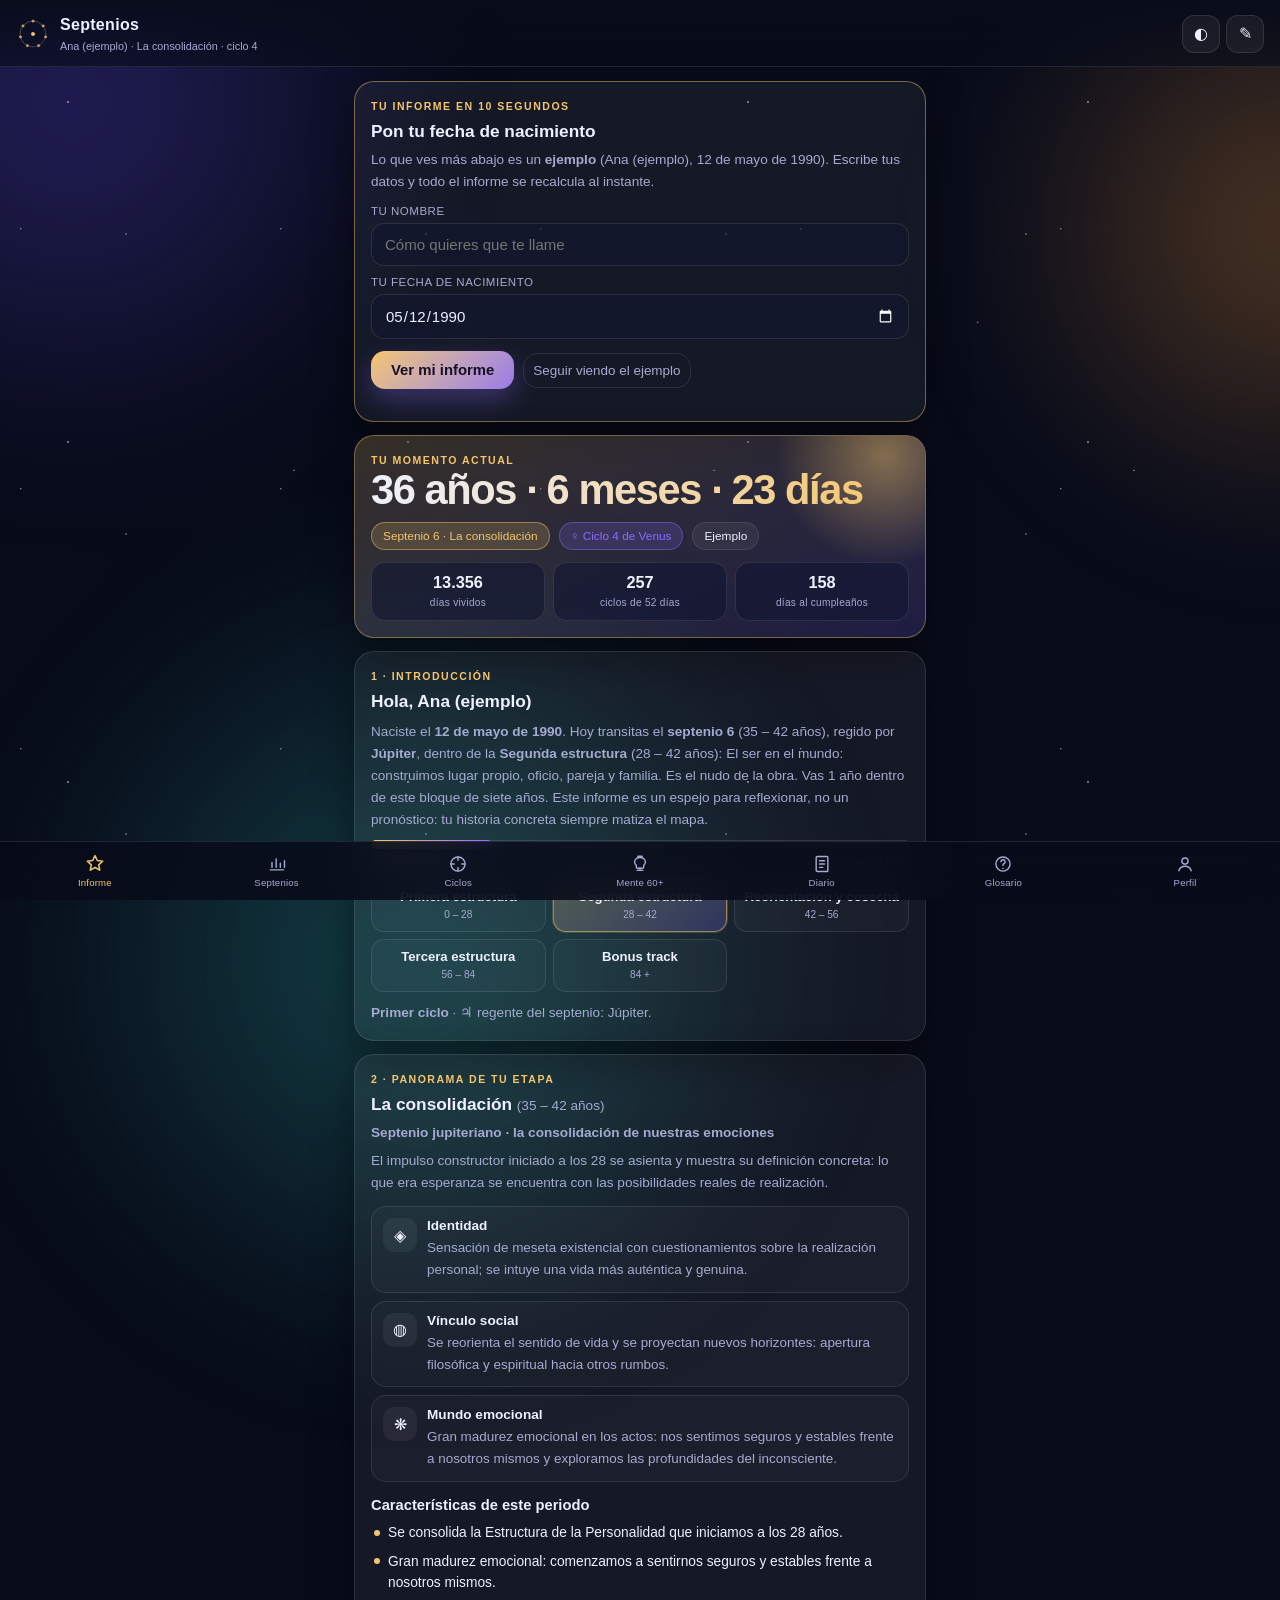
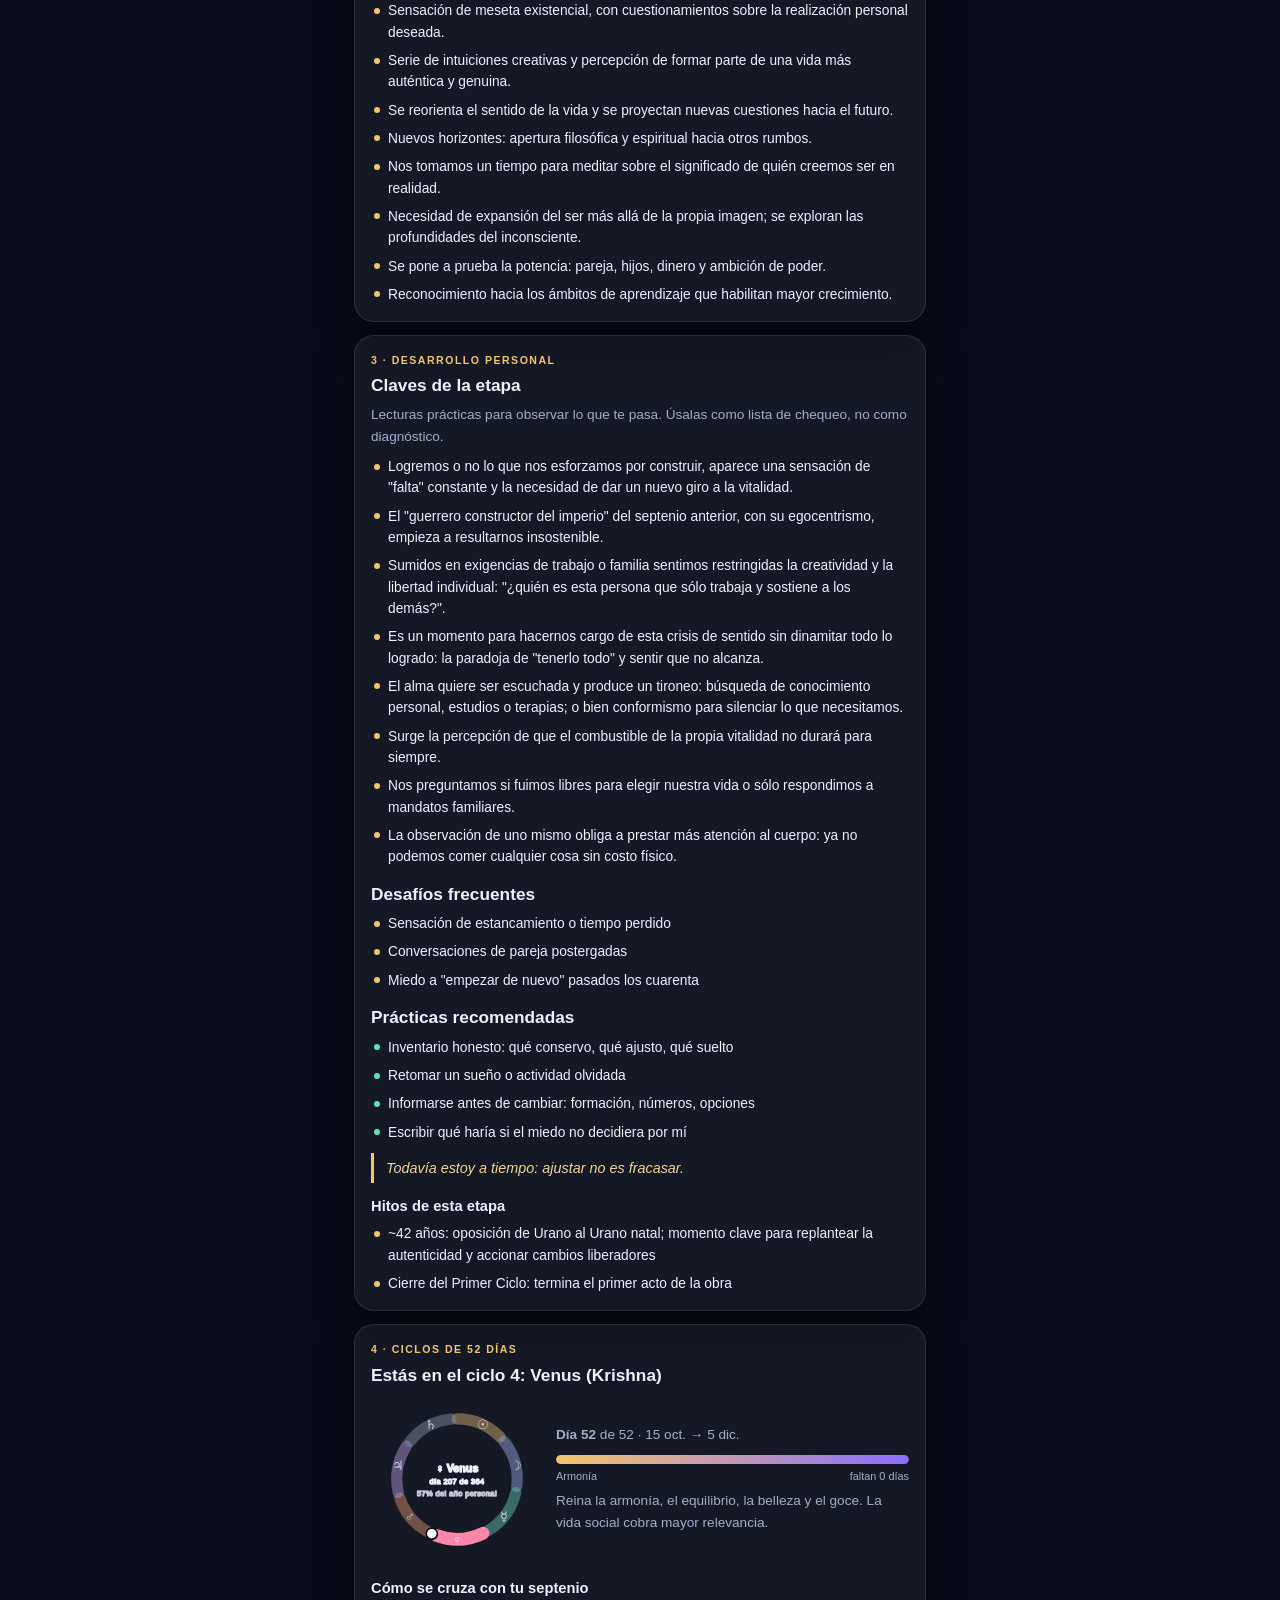
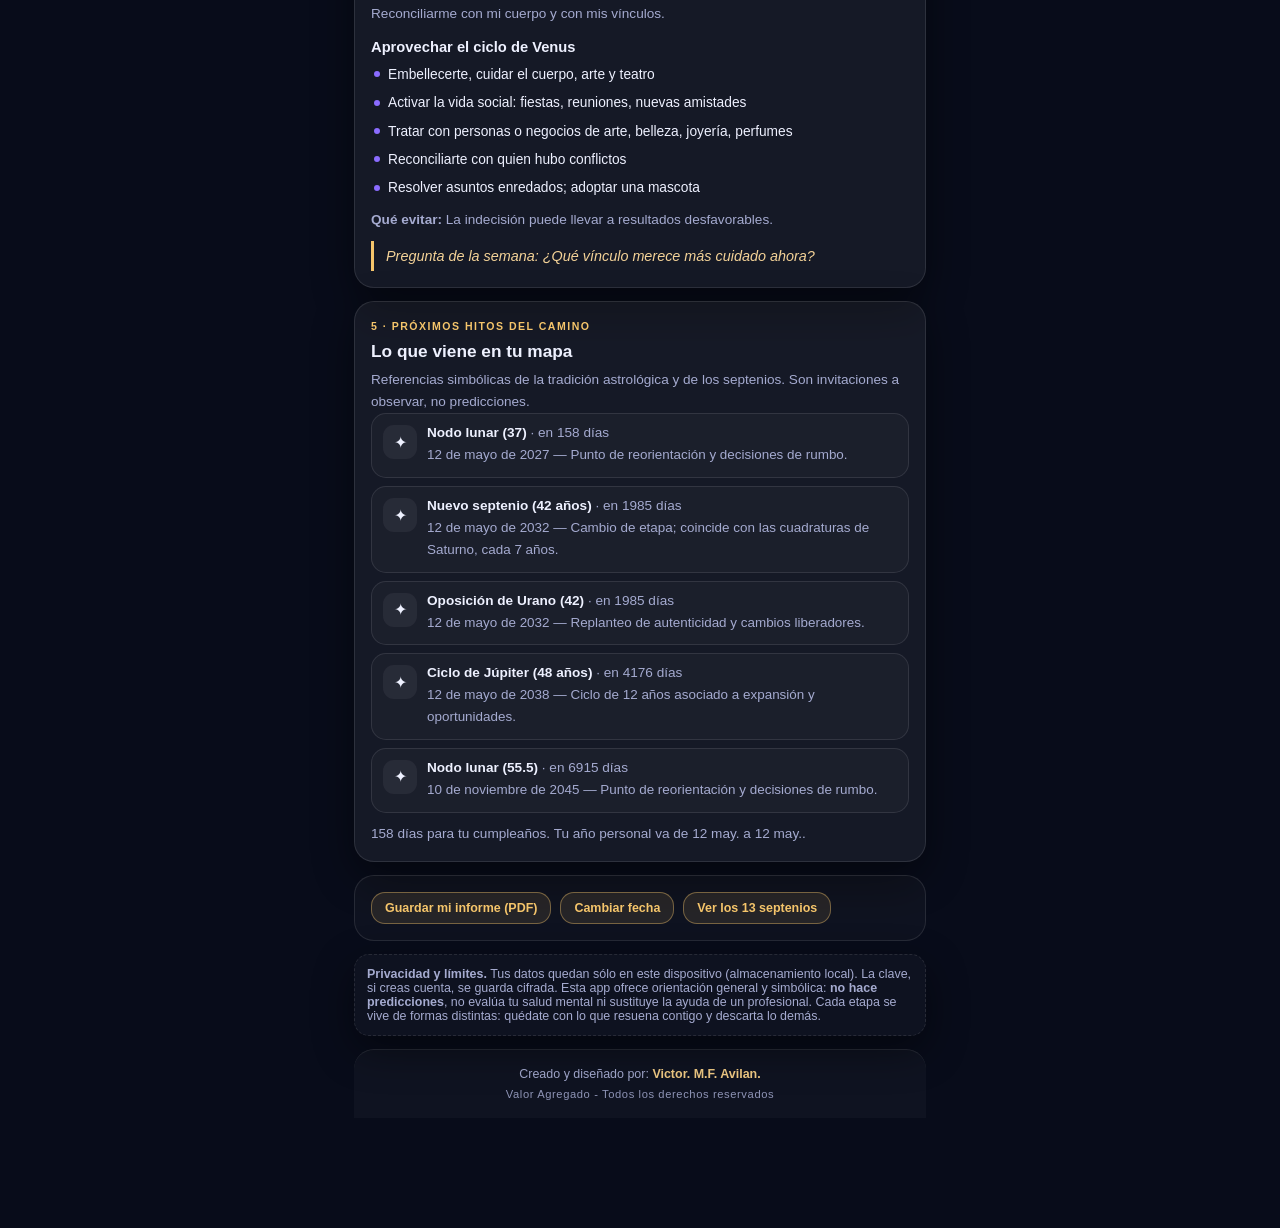
<file: index.html>
<!DOCTYPE html>
<html lang="es" data-theme="oscuro">
<head>
<meta charset="utf-8">
<meta name="viewport" content="width=device-width, initial-scale=1, viewport-fit=cover">
<meta name="theme-color" content="#0b1020">
<meta name="description" content="Septenios · Tu mapa de desarrollo en ciclos de 7 años y 7 ciclos anuales de 52 días.">
<title>Septenios · Ciclos de 7 años y de 52 días</title>

<!-- PWA -->
<link rel="manifest" href="manifest.webmanifest">
<link rel="icon" href="favicon.svg" type="image/svg+xml">
<link rel="icon" href="icons/favicon-32.png" sizes="32x32" type="image/png">
<link rel="icon" href="icons/favicon-16.png" sizes="16x16" type="image/png">
<link rel="shortcut icon" href="icons/favicon-32.png">
<link rel="apple-touch-icon" href="icons/apple-touch-icon.png" sizes="180x180">
<link rel="apple-touch-icon" href="icons/apple-touch-icon-167.png" sizes="167x167">
<link rel="apple-touch-icon" href="icons/apple-touch-icon-152.png" sizes="152x152">
<link rel="apple-touch-icon" href="icons/apple-touch-icon-120.png" sizes="120x120">
<!-- splash screens (iOS los necesita para arrancar con la marca en vez de blanco) -->
<link rel="apple-touch-startup-image" href="icons/splash-1170x2532.png" media="(device-width: 390px) and (device-height: 844px) and (-webkit-device-pixel-ratio: 3) and (orientation: portrait)">
<link rel="apple-touch-startup-image" href="icons/splash-1179x2556.png" media="(device-width: 393px) and (device-height: 852px) and (-webkit-device-pixel-ratio: 3) and (orientation: portrait)">
<link rel="apple-touch-startup-image" href="icons/splash-1206x2622.png" media="(device-width: 402px) and (device-height: 874px) and (-webkit-device-pixel-ratio: 3) and (orientation: portrait)">
<link rel="apple-touch-startup-image" href="icons/splash-1290x2796.png" media="(device-width: 430px) and (device-height: 932px) and (-webkit-device-pixel-ratio: 3) and (orientation: portrait)">
<link rel="apple-touch-startup-image" href="icons/splash-1125x2436.png" media="(device-width: 375px) and (device-height: 812px) and (-webkit-device-pixel-ratio: 3) and (orientation: portrait)">
<link rel="apple-touch-startup-image" href="icons/splash-1242x2688.png" media="(device-width: 414px) and (device-height: 896px) and (-webkit-device-pixel-ratio: 3) and (orientation: portrait)">
<link rel="apple-touch-startup-image" href="icons/splash-828x1792.png"  media="(device-width: 414px) and (device-height: 896px) and (-webkit-device-pixel-ratio: 2) and (orientation: portrait)">
<link rel="apple-touch-startup-image" href="icons/splash-750x1334.png"  media="(device-width: 375px) and (device-height: 667px) and (-webkit-device-pixel-ratio: 2) and (orientation: portrait)">
<meta name="apple-mobile-web-app-capable" content="yes">
<meta name="apple-mobile-web-app-status-bar-style" content="black-translucent">
<meta name="apple-mobile-web-app-title" content="Septenios">
<meta name="mobile-web-app-capable" content="yes">
<meta name="application-name" content="Septenios">
<meta name="msapplication-TileColor" content="#0b1020">
<meta name="msapplication-TileImage" content="icons/icon-180.png">
<meta name="color-scheme" content="dark light">
<meta name="msapplication-config" content="browserconfig.xml">

<link rel="stylesheet" href="styles.css">
</head>
<body>
<div class="aurora" aria-hidden="true"><i></i><i></i><i></i></div>
<div class="stars" aria-hidden="true"></div>
<div id="warn" class="warn hidden"></div>

<div class="app-wrap">
  <header class="topbar">
    <div class="brand-mini">
      <svg viewBox="0 0 100 100" aria-hidden="true">
        <defs><linearGradient id="gb" x1="0" y1="0" x2="1" y2="1">
          <stop offset="0%" stop-color="#f5c56b"/><stop offset="100%" stop-color="#8b6cff"/>
        </linearGradient></defs>
        <circle cx="50" cy="50" r="38" fill="none" stroke="url(#gb)" stroke-width="2" opacity=".5"/>
        <g id="brandDots"></g>
        <circle cx="50" cy="50" r="5" fill="currentColor"/>
      </svg>
      <div>
        <p class="brand-name">Septenios</p>
        <p class="brand-tag" id="tagLine">Ciclos de 7 años · 7 ciclos de 52 días</p>
      </div>
    </div>
    <div class="top-actions">
      <button class="icon-btn pulse hidden" id="btnInstalar" aria-label="Instalar la aplicación" title="Instalar la app">⇩</button>
      <button class="icon-btn" id="btnTema" aria-label="Cambiar tema">◐</button>
      <button class="icon-btn" id="btnFechaTop" aria-label="Cambiar fecha de nacimiento">✎</button>
    </div>
  </header>

  <main class="app-main">
    <section class="view active" id="view-informe"></section>
    <section class="view" id="view-septenios"></section>
    <section class="view" id="view-ciclos"></section>
    <section class="view" id="view-mente"></section>
    <section class="view" id="view-diario"></section>
    <section class="view" id="view-glosario"></section>
    <section class="view" id="view-perfil"></section>
    <noscript><div class="card"><h2>Esta app necesita JavaScript</h2><p class="muted">Actívalo o abrí el archivo en un navegador para ver tu informe.</p></div></noscript>

    <footer class="foot">
      <p class="foot-l1">Creado y diseñado por: <b>Victor. M.F. Avilan.</b></p>
      <p class="foot-l2">Valor Agregado - Todos los derechos reservados</p>
    </footer>
  </main>

  <nav class="bottom-nav" role="navigation">
    <button class="nav-item active" data-view="informe">
      <svg viewBox="0 0 24 24"><path d="M12 3.6l2.6 5.6 6.1.7-4.5 4.2 1.2 6-5.4-3-5.4 3 1.2-6L3.3 9.9l6.1-.7z"/></svg><span>Informe</span>
    </button>
    <button class="nav-item" data-view="septenios">
      <svg viewBox="0 0 24 24"><path d="M4 19h16M6 16V10M11 16V6M16 16v-5M21 16v-8"/></svg><span>Septenios</span>
    </button>
    <button class="nav-item" data-view="ciclos">
      <svg viewBox="0 0 24 24"><circle cx="12" cy="12" r="8.5"/><path d="M12 3.5v4M12 16.5v4M3.5 12h4M16.5 12h4"/></svg><span>Ciclos</span>
    </button>
    <button class="nav-item" data-view="mente">
      <svg viewBox="0 0 24 24"><path d="M12 4.2c-3.6 0-6.5 2.4-6.5 5.4 0 1.6.8 3 2.1 4v2.2c0 .7.6 1.3 1.3 1.3h6.2c.7 0 1.3-.6 1.3-1.3v-2.2c1.3-1 2.1-2.4 2.1-4 0-3-2.9-5.4-6.5-5.4z"/><path d="M9.5 4.2V2.6h5v1.6M12 17v2.6M8.6 19.6h6.8"/></svg><span>Mente 60+</span>
    </button>
    <button class="nav-item" data-view="diario">
      <svg viewBox="0 0 24 24"><path d="M5 4.5A1.5 1.5 0 0 1 6.5 3H18a1 1 0 0 1 1 1v16a1 1 0 0 1-1 1H6.5A1.5 1.5 0 0 1 5 19.5zM9 8h6M9 12h6M9 16h4"/></svg><span>Diario</span>
    </button>
    <button class="nav-item" data-view="glosario">
      <svg viewBox="0 0 24 24"><circle cx="12" cy="12" r="8.5"/><path d="M9.6 9.4a2.5 2.5 0 1 1 3.4 2.3c-.7.3-1 .9-1 1.6v.4"/><path d="M12 17.2v.1"/></svg><span>Glosario</span>
    </button>
    <button class="nav-item" data-view="perfil">
      <svg viewBox="0 0 24 24"><circle cx="12" cy="8.5" r="3.7"/><path d="M4.5 20c1.2-3.6 4-5.4 7.5-5.4s6.3 1.8 7.5 5.4"/></svg><span>Perfil</span>
    </button>
  </nav>
</div>

<div id="toast" class="toast"></div>

<script>
/* ---- Instalación como app (PWA) + Service Worker ----
   Todo está protegido: si el navegador o el visor no lo permiten, la app sigue funcionando igual. */
(function () {
  try {
    var deferred = null, btn = document.getElementById('btnInstalar');

    window.addEventListener('beforeinstallprompt', function (e) {
      e.preventDefault(); deferred = e;
      if (btn) btn.classList.remove('hidden');
    });
    window.addEventListener('appinstalled', function () {
      deferred = null; if (btn) btn.classList.add('hidden');
    });
    if (btn) btn.addEventListener('click', function () {
      if (!deferred) return;
      deferred.prompt();
      deferred.userChoice.then(function (r) {
        if (r && r.outcome === 'accepted') btn.classList.add('hidden');
        deferred = null;
      }).catch(function () { });
    });

    // El registro va en su propia función con try/catch: en visores embebidos
    // (iframe con sandbox sin allow-same-origin) leer navigator.serviceWorker
    // lanza SecurityError, y eso no puede romper la app.
    function registrarSW() {
      try {
        if (!('serviceWorker' in navigator)) return;
        if (window.isSecureContext === false) return; // http sin TLS o iframe aislado: nada que hacer
        var seguro = location.protocol === 'https:' || location.hostname === 'localhost' || location.hostname === '127.0.0.1';
        if (!seguro) return;
        navigator.serviceWorker.register('sw.js').catch(function (e) {
          console.warn('Service Worker no registrado:', e && e.message);
        });
      } catch (e) { console.warn('Service Worker no disponible:', e && e.message); }
    }
    window.addEventListener('load', registrarSW);
  } catch (e) { console.warn('PWA no disponible en este visor:', e && e.message); }
})();
</script>
<script src="app.js"></script>
</body>
</html>
</file>
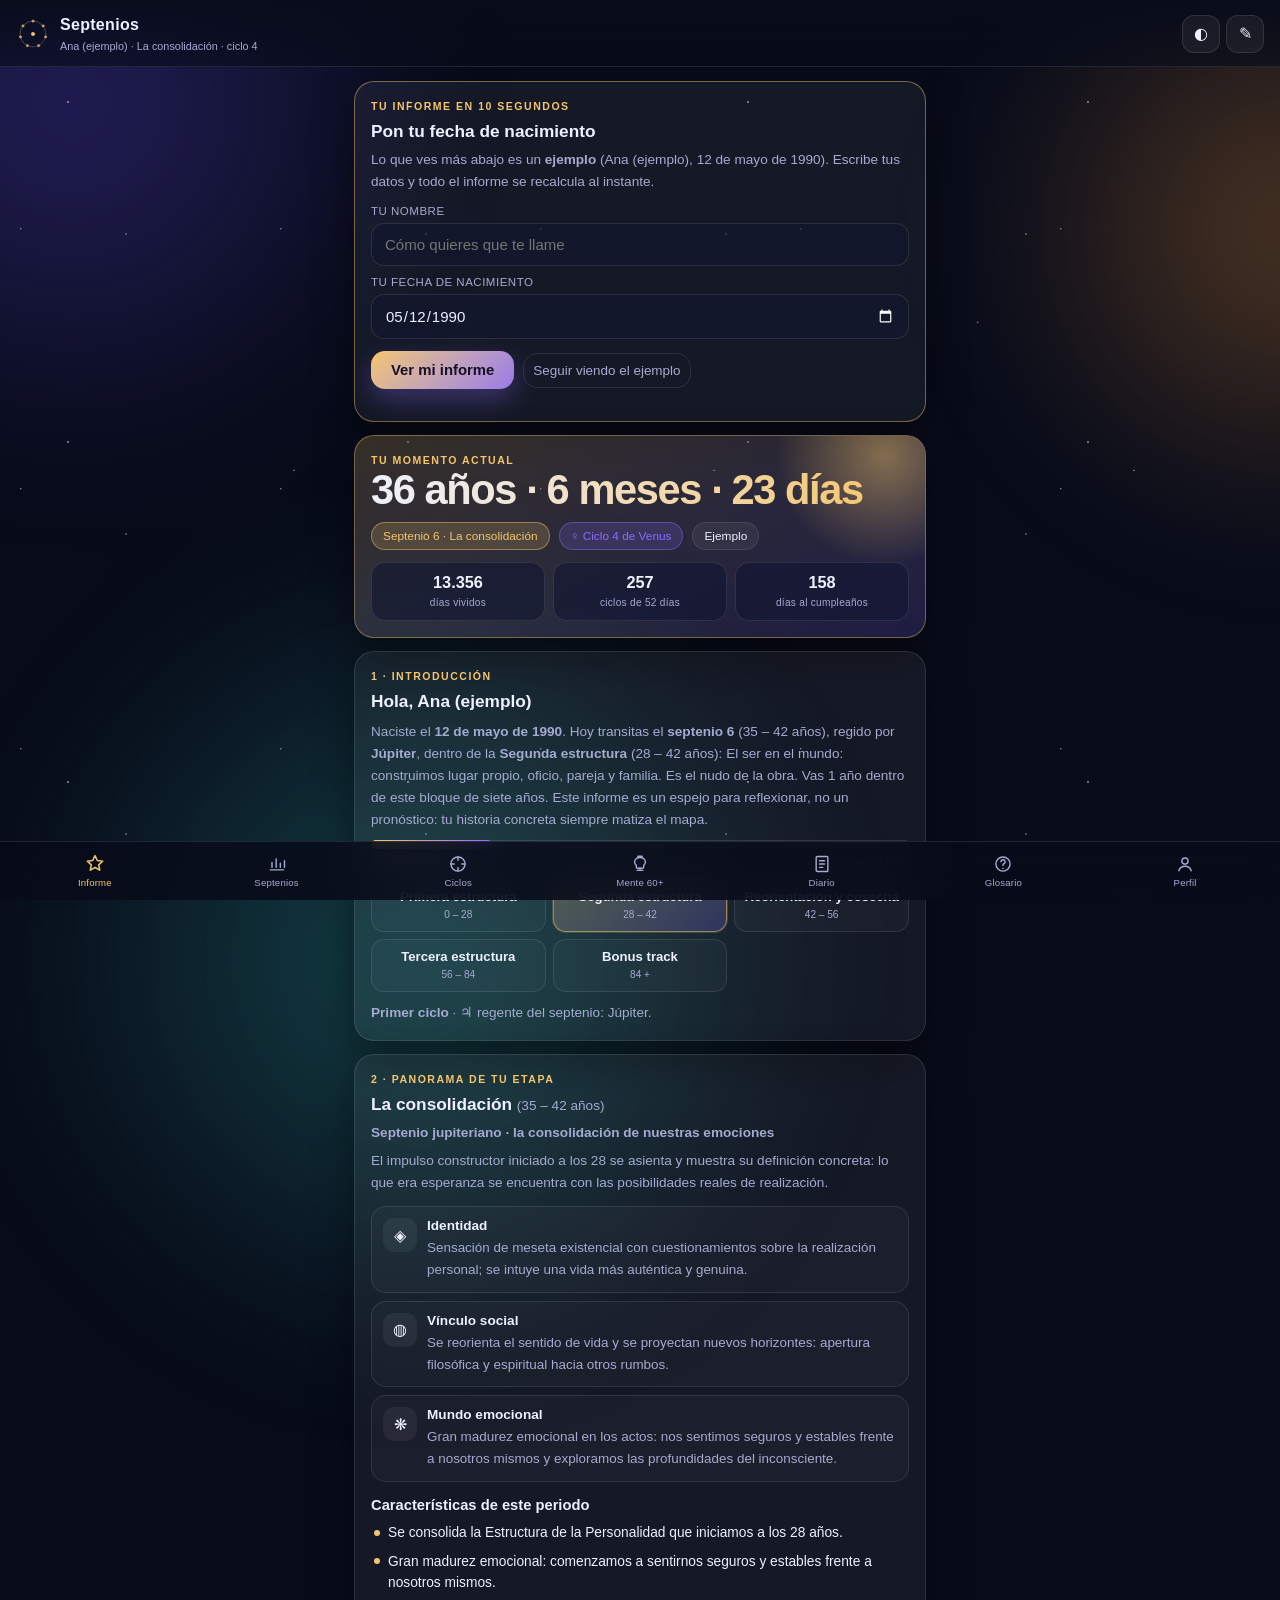
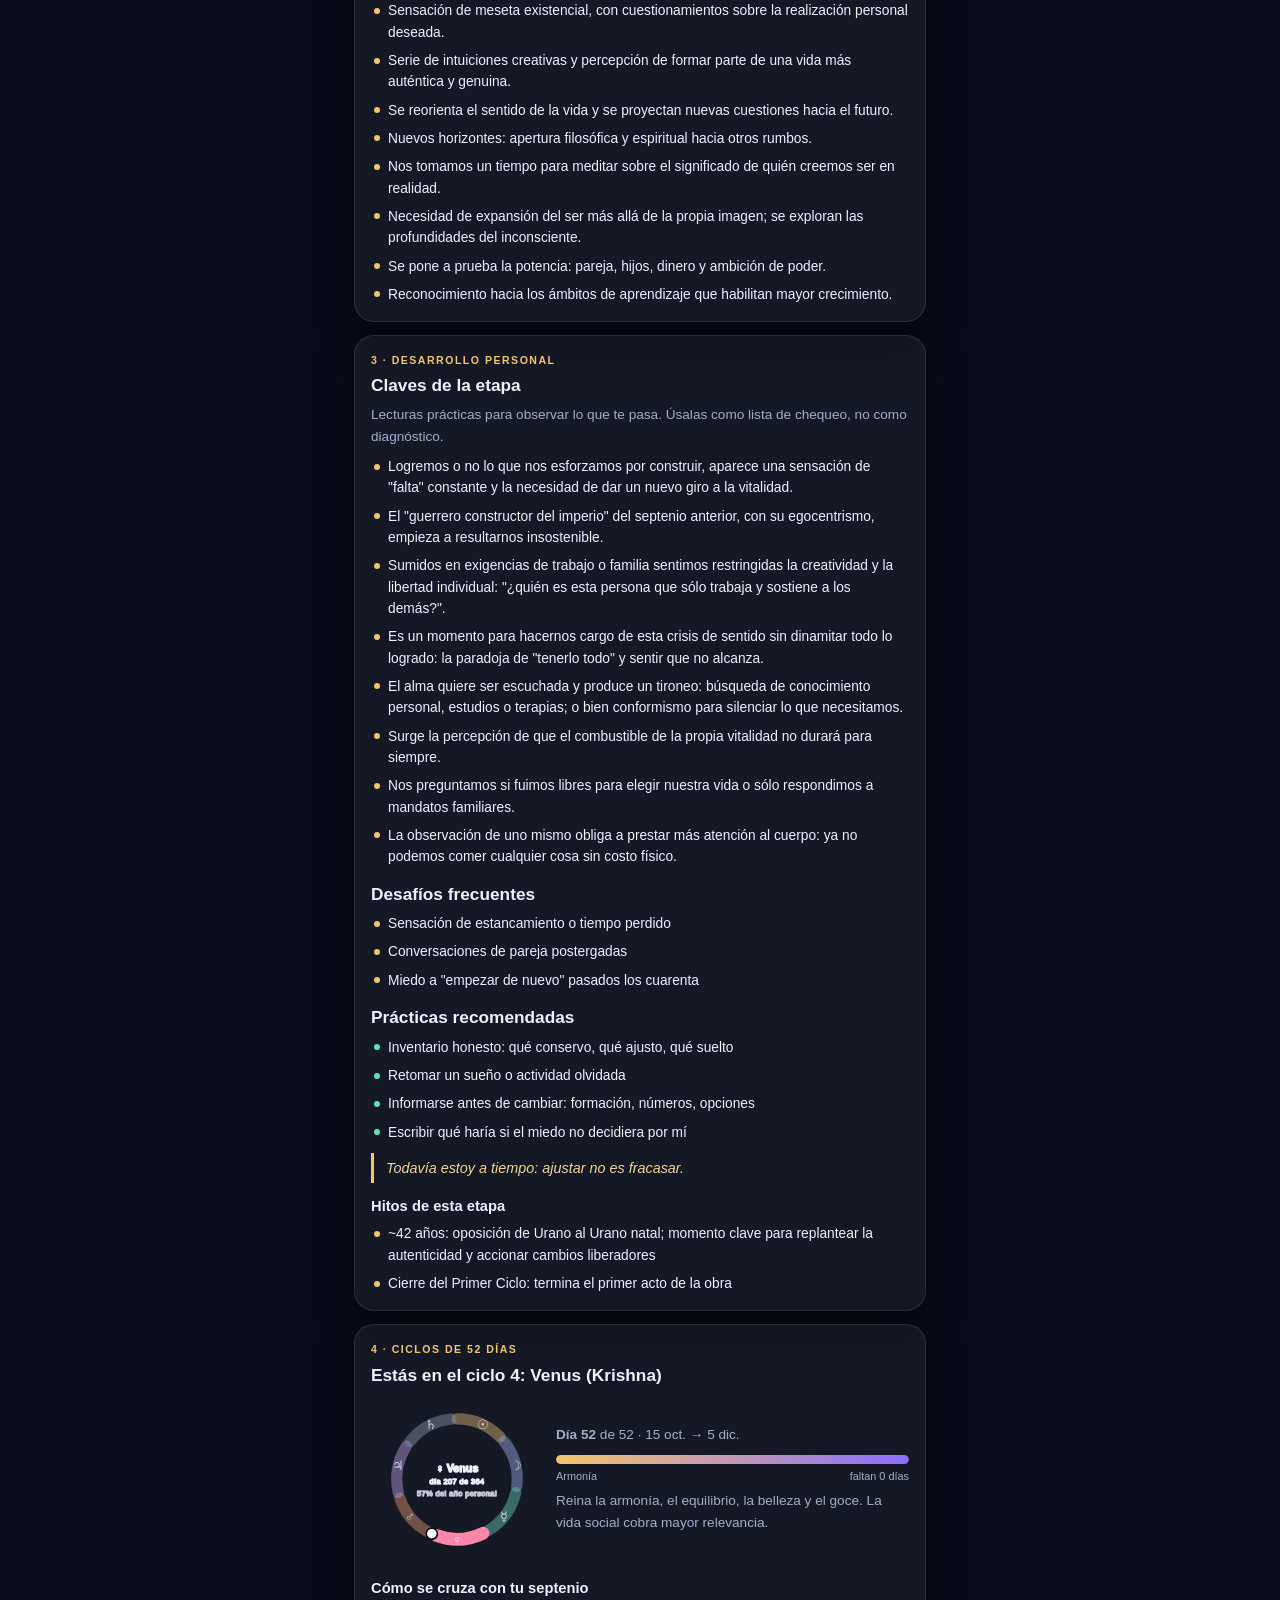
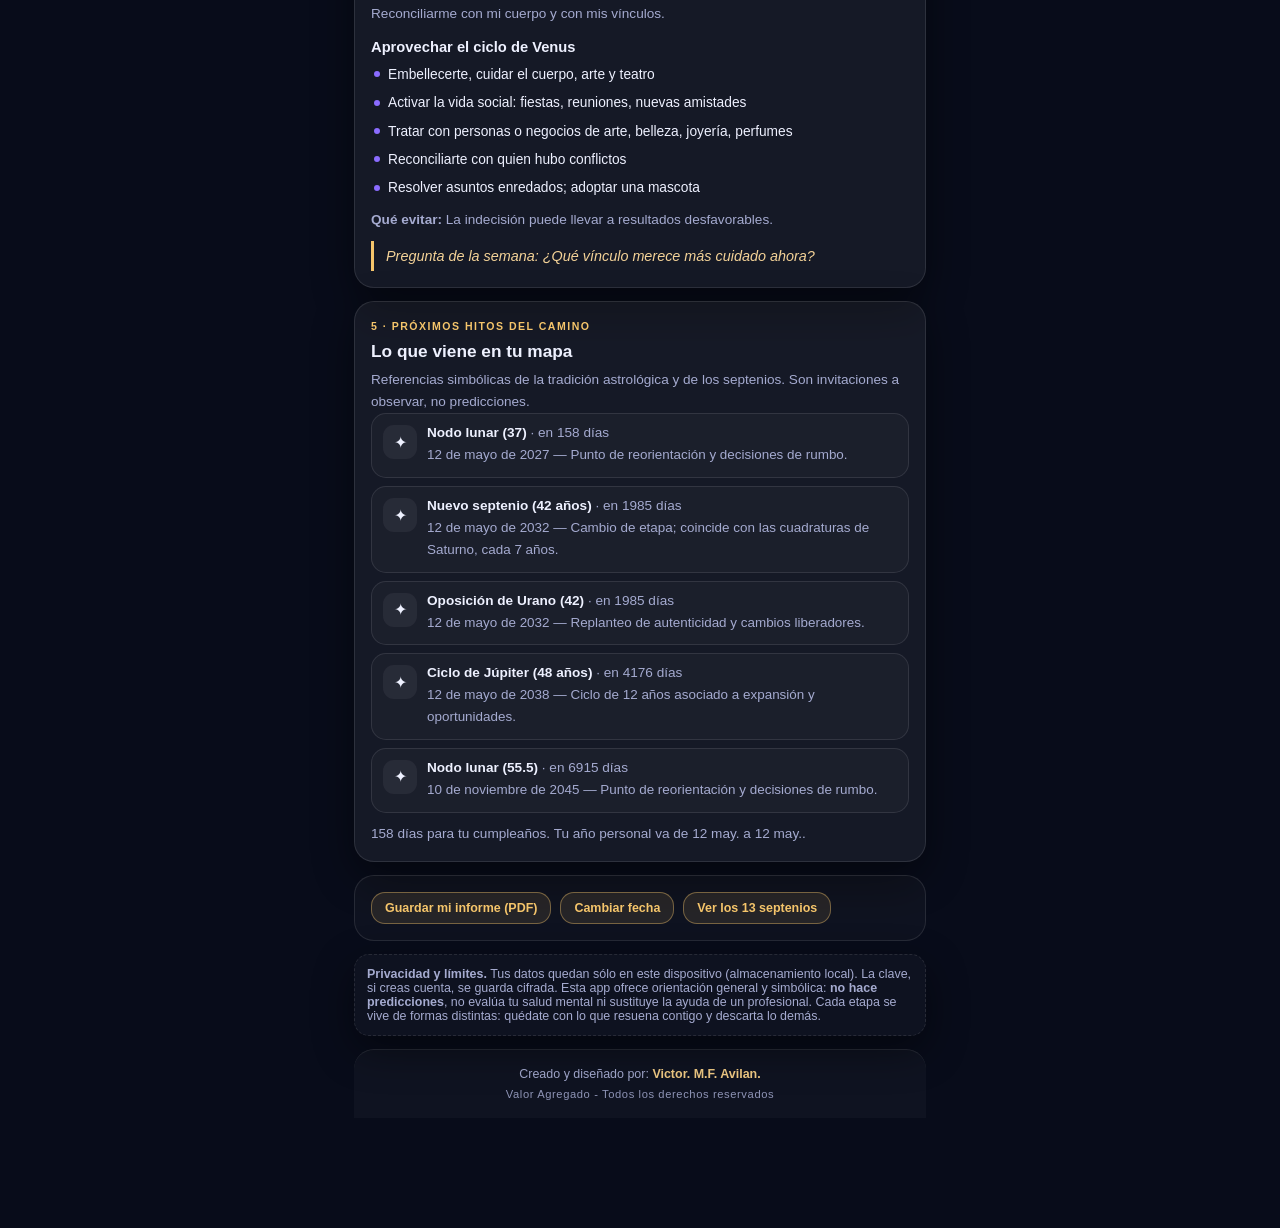
<file: septenios-app.html>
<!DOCTYPE html>
<html lang="es" data-theme="oscuro">
<head>
<meta charset="utf-8">
<meta name="viewport" content="width=device-width, initial-scale=1, viewport-fit=cover">
<meta name="theme-color" content="#0b1020">
<meta name="description" content="Septenios · Tu mapa de desarrollo en ciclos de 7 años y 7 ciclos anuales de 52 días.">
<title>Septenios · Ciclos de 7 años y de 52 días</title>

<!-- PWA -->
<link rel="manifest" href="manifest.webmanifest">
<link rel="icon" href="favicon.svg" type="image/svg+xml">
<link rel="icon" href="icons/favicon-32.png" sizes="32x32" type="image/png">
<link rel="icon" href="icons/favicon-16.png" sizes="16x16" type="image/png">
<link rel="shortcut icon" href="icons/favicon-32.png">
<link rel="apple-touch-icon" href="icons/apple-touch-icon.png" sizes="180x180">
<link rel="apple-touch-icon" href="icons/apple-touch-icon-167.png" sizes="167x167">
<link rel="apple-touch-icon" href="icons/apple-touch-icon-152.png" sizes="152x152">
<link rel="apple-touch-icon" href="icons/apple-touch-icon-120.png" sizes="120x120">
<!-- splash screens (iOS los necesita para arrancar con la marca en vez de blanco) -->
<link rel="apple-touch-startup-image" href="icons/splash-1170x2532.png" media="(device-width: 390px) and (device-height: 844px) and (-webkit-device-pixel-ratio: 3) and (orientation: portrait)">
<link rel="apple-touch-startup-image" href="icons/splash-1179x2556.png" media="(device-width: 393px) and (device-height: 852px) and (-webkit-device-pixel-ratio: 3) and (orientation: portrait)">
<link rel="apple-touch-startup-image" href="icons/splash-1206x2622.png" media="(device-width: 402px) and (device-height: 874px) and (-webkit-device-pixel-ratio: 3) and (orientation: portrait)">
<link rel="apple-touch-startup-image" href="icons/splash-1290x2796.png" media="(device-width: 430px) and (device-height: 932px) and (-webkit-device-pixel-ratio: 3) and (orientation: portrait)">
<link rel="apple-touch-startup-image" href="icons/splash-1125x2436.png" media="(device-width: 375px) and (device-height: 812px) and (-webkit-device-pixel-ratio: 3) and (orientation: portrait)">
<link rel="apple-touch-startup-image" href="icons/splash-1242x2688.png" media="(device-width: 414px) and (device-height: 896px) and (-webkit-device-pixel-ratio: 3) and (orientation: portrait)">
<link rel="apple-touch-startup-image" href="icons/splash-828x1792.png"  media="(device-width: 414px) and (device-height: 896px) and (-webkit-device-pixel-ratio: 2) and (orientation: portrait)">
<link rel="apple-touch-startup-image" href="icons/splash-750x1334.png"  media="(device-width: 375px) and (device-height: 667px) and (-webkit-device-pixel-ratio: 2) and (orientation: portrait)">
<meta name="apple-mobile-web-app-capable" content="yes">
<meta name="apple-mobile-web-app-status-bar-style" content="black-translucent">
<meta name="apple-mobile-web-app-title" content="Septenios">
<meta name="mobile-web-app-capable" content="yes">
<meta name="application-name" content="Septenios">
<meta name="msapplication-TileColor" content="#0b1020">
<meta name="msapplication-TileImage" content="icons/icon-180.png">
<meta name="color-scheme" content="dark light">
<meta name="msapplication-config" content="browserconfig.xml">

<style>
/* ================= SEPTENIOS · diseño móvil v2 ================= */
:root{
  --bg:#080c1a; --bg2:#111731;
  --card:rgba(255,255,255,.055); --card2:rgba(255,255,255,.028);
  --line:rgba(255,255,255,.10);
  --txt:#eef1ff; --muted:#a5abd0;
  --gold:#f5c56b; --violet:#8b6cff; --mint:#5fe3bf; --rose:#ff86a8;
  --sky:#69b8ff; --green:#9fd67a; --danger:#ff7a7a;
  --r:20px; --shadow:0 14px 40px rgba(0,0,0,.45);
  --nav-h:66px;
}
html[data-theme="claro"]{
  --bg:#f6f5fb; --bg2:#ffffff;
  --card:rgba(255,255,255,.86); --card2:rgba(255,255,255,.62);
  --line:rgba(30,26,70,.10);
  --txt:#1a1730; --muted:#605c85;
  --gold:#c98a09; --violet:#6a48e8; --mint:#0f9c7c; --rose:#d64a78;
  --sky:#2b7fd4; --green:#4f9c2e; --danger:#cf3f3f;
  --shadow:0 12px 30px rgba(31,25,80,.10);
}
*{box-sizing:border-box;-webkit-tap-highlight-color:transparent}
html,body{height:100%}
body{
  margin:0;color:var(--txt);
  font-family:-apple-system,BlinkMacSystemFont,"Segoe UI",Inter,Roboto,"Helvetica Neue",Arial,sans-serif;
  background:var(--bg);-webkit-font-smoothing:antialiased;overflow-x:hidden;
}
.aurora{position:fixed;inset:-20% -10%;z-index:0;filter:blur(60px);opacity:.55;pointer-events:none}
.aurora i{position:absolute;display:block;border-radius:50%;mix-blend-mode:screen;animation:flotar 22s ease-in-out infinite}
.aurora i:nth-child(1){width:60vw;height:60vw;left:-12%;top:-8%;background:radial-gradient(circle,#3b2f8f,transparent 68%)}
.aurora i:nth-child(2){width:52vw;height:52vw;right:-14%;top:6%;background:radial-gradient(circle,#8b5a2b,transparent 68%);animation-delay:-7s}
.aurora i:nth-child(3){width:66vw;height:66vw;left:8%;bottom:-24%;background:radial-gradient(circle,#1f6f6f,transparent 70%);animation-delay:-14s}
html[data-theme="claro"] .aurora{opacity:.28;filter:blur(70px)}
@keyframes flotar{0%,100%{transform:translate(0,0) scale(1)}50%{transform:translate(4%,-4%) scale(1.08)}}
.stars{position:fixed;inset:0;z-index:0;pointer-events:none;opacity:.45;
  background-image:radial-gradient(1.3px 1.3px at 20% 30%,#fff 50%,transparent),radial-gradient(1.1px 1.1px at 70% 12%,#ffe6b0 50%,transparent),
  radial-gradient(1px 1px at 42% 78%,#fff 50%,transparent),radial-gradient(1.2px 1.2px at 88% 62%,#cfd8ff 50%,transparent),
  radial-gradient(1px 1px at 8% 88%,#fff 50%,transparent);
  background-size:340px 340px,420px 420px,300px 300px,520px 520px,260px 260px}
html[data-theme="claro"] .stars{display:none}
.hidden{display:none !important}
h1,h2,h3,h4{line-height:1.25;margin:0}
p{line-height:1.62;margin:0}
button{font:inherit;color:inherit}
svg{width:22px;height:22px;fill:none;stroke:currentColor;stroke-width:1.7;stroke-linecap:round;stroke-linejoin:round}

/* ---------- estructura ---------- */
.app-wrap{position:relative;z-index:2;min-height:100dvh}
.topbar{position:sticky;top:0;z-index:30;display:flex;align-items:center;justify-content:space-between;gap:10px;
  padding:calc(12px + env(safe-area-inset-top)) 16px 10px;backdrop-filter:blur(16px);
  background:linear-gradient(180deg,color-mix(in srgb,var(--bg) 92%,transparent),color-mix(in srgb,var(--bg) 60%,transparent));
  border-bottom:1px solid var(--line)}
.brand-mini{display:flex;align-items:center;gap:10px;min-width:0}
.brand-mini svg{width:34px;height:34px;color:var(--gold);flex:0 0 auto}
.brand-name{font-weight:800;font-size:1rem;letter-spacing:.3px}
.brand-tag{font-size:.68rem;color:var(--muted);white-space:nowrap;overflow:hidden;text-overflow:ellipsis;max-width:52vw}
.top-actions{display:flex;gap:6px}
.icon-btn{width:38px;height:38px;border-radius:12px;border:1px solid var(--line);background:var(--card);
  display:grid;place-items:center;font-size:1rem;cursor:pointer;transition:.2s;flex:0 0 auto}
.icon-btn:active{transform:scale(.94)}
.app-main{max-width:600px;margin:0 auto;padding:14px 14px calc(var(--nav-h) + 34px + env(safe-area-inset-bottom))}
.view{display:none}
.view.active{display:block;animation:sube .45s cubic-bezier(.2,.7,.3,1) both}
@keyframes sube{from{opacity:0;transform:translateY(14px)}to{opacity:1;transform:none}}
.bottom-nav{position:fixed;left:0;right:0;bottom:0;z-index:40;display:grid;grid-template-columns:repeat(7,1fr);
  padding:7px 4px calc(7px + env(safe-area-inset-bottom));backdrop-filter:blur(18px);
  background:color-mix(in srgb,var(--bg) 88%,transparent);border-top:1px solid var(--line)}
.nav-item{background:transparent;border:0;display:flex;flex-direction:column;align-items:center;gap:3px;padding:5px 1px;
  color:var(--muted);font-size:.6rem;cursor:pointer;transition:.2s;letter-spacing:.2px}
.nav-item svg{width:20px;height:20px}
.nav-item.active{color:var(--gold)}
.nav-item.active svg{transform:translateY(-1px) scale(1.06)}

/* ---------- tarjetas ---------- */
.card{background:var(--card);border:1px solid var(--line);border-radius:var(--r);padding:16px;margin-bottom:13px;
  backdrop-filter:blur(14px);box-shadow:var(--shadow)}
.card.hero{background:linear-gradient(155deg,color-mix(in srgb,var(--gold) 20%,transparent),color-mix(in srgb,var(--violet) 18%,transparent));
  border-color:color-mix(in srgb,var(--gold) 40%,transparent);position:relative;overflow:hidden}
.card.hero::after{content:"";position:absolute;width:220px;height:220px;right:-70px;top:-90px;border-radius:50%;
  background:radial-gradient(circle,color-mix(in srgb,var(--gold) 45%,transparent),transparent 70%)}
.card.plano{background:var(--card2);box-shadow:none}
.kicker{font-size:.66rem;letter-spacing:1.5px;text-transform:uppercase;color:var(--gold);font-weight:800}
h2.sec{font-size:1.08rem;margin-bottom:7px}
h3.mini{font-size:.92rem;margin-bottom:6px}
.muted{color:var(--muted);font-size:.85rem}
.age-big{font-size:2.6rem;font-weight:800;letter-spacing:-1.4px;line-height:1.02;
  background:linear-gradient(92deg,var(--txt),var(--gold));-webkit-background-clip:text;background-clip:text;color:transparent}
.row{display:flex;gap:9px;flex-wrap:wrap;align-items:center}
.chip{display:inline-flex;align-items:center;gap:6px;background:var(--card);border:1px solid var(--line);
  border-radius:999px;padding:6px 11px;font-size:.74rem}
.chip.gold{background:color-mix(in srgb,var(--gold) 18%,transparent);border-color:color-mix(in srgb,var(--gold) 45%,transparent);color:var(--gold)}
.chip.violet{background:color-mix(in srgb,var(--violet) 18%,transparent);border-color:color-mix(in srgb,var(--violet) 45%,transparent);color:var(--violet)}
.chip.mint{background:color-mix(in srgb,var(--mint) 18%,transparent);border-color:color-mix(in srgb,var(--mint) 45%,transparent);color:var(--mint)}
.stats{display:grid;grid-template-columns:repeat(3,1fr);gap:8px;margin-top:12px}
.stat{background:color-mix(in srgb,var(--bg2) 60%,transparent);border:1px solid var(--line);border-radius:14px;padding:10px 6px;text-align:center}
.stat b{display:block;font-size:1.02rem}
.stat span{font-size:.63rem;color:var(--muted);letter-spacing:.3px}
.bar{height:9px;border-radius:9px;background:color-mix(in srgb,var(--txt) 12%,transparent);overflow:hidden;margin:9px 0 6px}
.bar>i{display:block;height:100%;border-radius:9px;background:linear-gradient(90deg,var(--gold),var(--violet));transition:width 1.1s cubic-bezier(.2,.8,.3,1)}
.bar-labels{display:flex;justify-content:space-between;font-size:.68rem;color:var(--muted);gap:8px}
ul.clean{list-style:none;margin:8px 0 0;padding:0;display:flex;flex-direction:column;gap:7px}
ul.clean li{position:relative;padding-left:17px;font-size:.86rem;line-height:1.55}
ul.clean li::before{content:"";position:absolute;left:3px;top:.55em;width:6px;height:6px;border-radius:50%;background:var(--gold)}
ul.clean.mint li::before{background:var(--mint)}
ul.clean.violet li::before{background:var(--violet)}
ul.clean.rose li::before{background:var(--rose)}
.pillar{display:flex;gap:10px;padding:11px;border-radius:15px;background:var(--card2);border:1px solid var(--line);margin-bottom:8px}
.pillar .ico{width:34px;height:34px;border-radius:11px;display:grid;place-items:center;font-size:1rem;flex:0 0 auto;background:var(--card)}
.pillar h4{font-size:.85rem;margin-bottom:2px}
.pillar p{font-size:.84rem;color:var(--muted)}
.quote{border-left:3px solid var(--gold);padding:7px 12px;margin:10px 0 0;color:color-mix(in srgb,var(--gold) 70%,var(--txt));font-style:italic;font-size:.9rem}
.disclaimer{background:var(--card2);border:1px dashed var(--line);border-radius:15px;padding:12px;font-size:.78rem;color:var(--muted)}
.notice{background:color-mix(in srgb,var(--sky) 14%,transparent);border:1px solid color-mix(in srgb,var(--sky) 35%,transparent);
  padding:11px 13px;border-radius:13px;font-size:.84rem}
.warn{position:relative;z-index:50;background:linear-gradient(90deg,color-mix(in srgb,var(--gold) 26%,transparent),color-mix(in srgb,var(--rose) 20%,transparent));
  border-bottom:1px solid color-mix(in srgb,var(--gold) 42%,transparent);font-size:.76rem;line-height:1.55;padding:10px 16px;text-align:center}

/* ---------- formularios ---------- */
.field{display:flex;flex-direction:column;gap:6px}
.field>span{font-size:.72rem;letter-spacing:.5px;color:var(--muted);text-transform:uppercase}
input,select,textarea{width:100%;background:color-mix(in srgb,var(--bg2) 55%,transparent);border:1px solid var(--line);
  border-radius:13px;padding:12px 13px;color:var(--txt);font-size:.94rem;outline:none;transition:.2s;appearance:none;font-family:inherit}
input:focus,select:focus,textarea:focus{border-color:color-mix(in srgb,var(--gold) 65%,transparent);box-shadow:0 0 0 3px color-mix(in srgb,var(--gold) 14%,transparent)}
input[type=date]{color-scheme:dark}
html[data-theme="claro"] input[type=date]{color-scheme:light}
.pwd-wrap{position:relative}
.pwd-wrap input{padding-right:44px}
.eye{position:absolute;right:5px;top:50%;transform:translateY(-50%);background:transparent;border:0;color:var(--muted);cursor:pointer;padding:6px 8px;font-size:1rem}
.btn{border:1px solid var(--line);background:var(--card);border-radius:14px;padding:12px 16px;font-size:.93rem;font-weight:600;cursor:pointer;transition:.2s;width:100%}
.btn.primary{background:linear-gradient(135deg,var(--gold),color-mix(in srgb,var(--violet) 85%,var(--gold)));color:#160f28;border:0;
  box-shadow:0 10px 26px color-mix(in srgb,var(--violet) 32%,transparent)}
html[data-theme="claro"] .btn.primary{color:#fff}
.btn.primary:active{transform:translateY(1px)}
.btn.ghost{background:transparent;color:var(--muted);font-weight:500;font-size:.84rem;padding:9px}
.btn.tiny{width:auto;padding:8px 13px;font-size:.78rem;color:var(--gold);border-color:color-mix(in srgb,var(--gold) 40%,transparent);
  background:color-mix(in srgb,var(--gold) 10%,transparent)}
.btn.danger{background:color-mix(in srgb,var(--danger) 14%,transparent);border-color:color-mix(in srgb,var(--danger) 40%,transparent);color:var(--danger)}
.msg{min-height:16px;font-size:.79rem;color:var(--danger);text-align:center}
.msg.ok{color:var(--mint)}
.hint{color:var(--muted);font-size:.72rem}

/* ---------- riel de fases y septenios ---------- */
.fases{display:grid;grid-template-columns:repeat(3,1fr);gap:7px;margin-top:12px}
.fase{border:1px solid var(--line);border-radius:13px;padding:9px 8px;text-align:center;background:var(--card2);position:relative;overflow:hidden}
.fase b{display:block;font-size:.82rem}
.fase span{font-size:.63rem;color:var(--muted)}
.fase.on{background:linear-gradient(150deg,color-mix(in srgb,var(--gold) 26%,transparent),color-mix(in srgb,var(--violet) 22%,transparent));
  border-color:color-mix(in srgb,var(--gold) 50%,transparent);box-shadow:0 0 0 1px color-mix(in srgb,var(--gold) 20%,transparent)}
.rail{display:flex;gap:8px;overflow-x:auto;padding:4px 2px 8px;margin:0 -2px;scrollbar-width:none}
.rail::-webkit-scrollbar{display:none}
.rail-item{flex:0 0 auto;min-width:96px;border:1px solid var(--line);border-radius:15px;padding:9px 10px;background:var(--card2);cursor:pointer;text-align:left}
.rail-item b{display:block;font-size:.76rem;white-space:nowrap}
.rail-item span{font-size:.62rem;color:var(--muted)}
.rail-item.on{background:linear-gradient(150deg,color-mix(in srgb,var(--gold) 28%,transparent),color-mix(in srgb,var(--violet) 22%,transparent));
  border-color:color-mix(in srgb,var(--gold) 55%,transparent)}
.rail-item .dot{width:22px;height:22px;border-radius:8px;display:grid;place-items:center;font-size:.68rem;font-weight:800;margin-bottom:4px;background:var(--card)}

/* ---------- acordeones ---------- */
.acc{border:1px solid var(--line);border-radius:var(--r);overflow:hidden;margin-bottom:11px;background:var(--card2)}
.acc.now{border-color:color-mix(in srgb,var(--gold) 55%,transparent);box-shadow:0 0 0 1px color-mix(in srgb,var(--gold) 18%,transparent),0 12px 28px rgba(0,0,0,.28)}
.acc-head{display:flex;align-items:center;gap:11px;width:100%;background:transparent;border:0;padding:14px;text-align:left;cursor:pointer}
.acc-num{width:33px;height:33px;border-radius:11px;display:grid;place-items:center;font-size:.82rem;font-weight:800;flex:0 0 auto;background:var(--card);color:var(--gold)}
.acc.now .acc-num{background:linear-gradient(135deg,var(--gold),var(--violet));color:#160f28}
.acc-title{flex:1;min-width:0}
.acc-title b{display:block;font-size:.93rem}
.acc-title span{font-size:.73rem;color:var(--muted);display:block}
.acc-chev{transition:.3s;color:var(--muted);flex:0 0 auto}
.acc.open .acc-chev{transform:rotate(180deg)}
.acc-body{display:none;padding:0 14px 15px;border-top:1px solid var(--line)}
.acc.open .acc-body{display:block;animation:sube .3s ease both}
.acc-body>*{margin-top:12px}
.tag-now{background:color-mix(in srgb,var(--gold) 20%,transparent);color:var(--gold);border:1px solid color-mix(in srgb,var(--gold) 40%,transparent);
  border-radius:999px;padding:2px 8px;font-size:.62rem;white-space:nowrap}
.grid2{display:grid;grid-template-columns:1fr 1fr;gap:8px;margin-top:10px}
.mini-box{border:1px solid var(--line);border-radius:13px;padding:9px 10px;background:var(--card2)}
.mini-box span{display:block;font-size:.62rem;letter-spacing:.6px;text-transform:uppercase;color:var(--muted)}
.mini-box b{font-size:.84rem;font-weight:600}

/* ---------- anillo ---------- */
.ring-box{display:flex;align-items:center;gap:13px}
.ring{width:152px;height:152px;flex:0 0 auto}
.ring svg{width:100%;height:100%;overflow:visible}
.ring .seg{transition:opacity .4s}
.ring .gl{fill:var(--txt);text-anchor:middle;dominant-baseline:central;font-size:15px;stroke:none}
.ring .ctr{font-size:12.5px;font-weight:800;fill:var(--txt);text-anchor:middle}
.ring .ctr2{font-size:8.6px;fill:var(--muted);text-anchor:middle;letter-spacing:.5px}
.ring-side{flex:1;min-width:0}

/* ---------- diario / plan ---------- */
.note{border:1px solid var(--line);border-radius:15px;padding:12px;background:var(--card2);margin-bottom:10px}
.note .nd{font-size:.66rem;color:var(--gold);letter-spacing:.5px;text-transform:uppercase;display:flex;justify-content:space-between;gap:8px}
.note p{font-size:.87rem;margin-top:6px;white-space:pre-wrap}
.note .del{margin-top:8px;font-size:.72rem;color:var(--danger);background:transparent;border:0;padding:0;cursor:pointer}
.area-bar{display:flex;align-items:center;gap:9px;margin-bottom:7px}
.area-bar .nm{width:84px;font-size:.74rem;color:var(--muted);flex:0 0 auto}
.area-bar .tk{flex:1;height:8px;border-radius:8px;background:color-mix(in srgb,var(--txt) 10%,transparent);overflow:hidden}
.area-bar .tk i{display:block;height:100%;background:linear-gradient(90deg,var(--mint),var(--sky))}
.area-bar .ct{width:22px;text-align:right;font-size:.74rem;color:var(--muted)}
.task{display:flex;align-items:flex-start;gap:9px;padding:8px 0;border-bottom:1px solid var(--line)}
.task:last-child{border-bottom:0}
.task input[type=checkbox]{width:19px;height:19px;flex:0 0 auto;margin-top:2px;accent-color:var(--gold)}
.task.done span{text-decoration:line-through;color:var(--muted)}
.task span{flex:1;font-size:.86rem}
.task button{background:transparent;border:0;color:var(--muted);cursor:pointer;font-size:.9rem}
textarea{min-height:90px;resize:vertical}

/* ---------- perfil ---------- */
.line-item{display:flex;justify-content:space-between;align-items:center;gap:12px;padding:11px 0;border-bottom:1px solid var(--line);font-size:.86rem}
.line-item:last-child{border-bottom:0}
.line-item span:first-child{color:var(--muted)}
.line-item b{text-align:right;word-break:break-word}

/* ---------- instalar PWA ---------- */
.icon-btn.pulse{animation:pulse 2.4s ease-in-out infinite;color:var(--gold);
  border-color:color-mix(in srgb,var(--gold) 50%,transparent)}
@keyframes pulse{0%,100%{box-shadow:0 0 0 0 color-mix(in srgb,var(--gold) 45%,transparent)}
  50%{box-shadow:0 0 0 7px transparent}}
@media (prefers-reduced-motion:reduce){ .icon-btn.pulse{animation:none} }

/* ---------- pie de página ---------- */
.foot{margin:4px 0 0;padding:15px 16px;text-align:center;
  border-top:1px solid var(--line);background:color-mix(in srgb,var(--card) 55%,transparent);
  border-radius:var(--r) var(--r) 0 0}
.foot p{line-height:1.5}
.foot-l1{font-size:.78rem;color:var(--muted)}
.foot-l1 b{color:color-mix(in srgb,var(--gold) 82%,var(--txt));font-weight:700}
.foot-l2{font-size:.7rem;letter-spacing:.6px;color:var(--muted);opacity:.85;margin-top:3px}

/* ---------- mente 60+ ---------- */
.evid{padding:11px 0;border-top:1px solid var(--line)}
.evid:first-child{border-top:0;padding-top:2px}
.evid h4{font-size:.9rem;margin-bottom:4px;color:color-mix(in srgb,var(--gold) 78%,var(--txt))}
.evid p{font-size:.85rem;color:var(--txt);line-height:1.55}
.evid .fz{margin-top:5px;font-size:.72rem;color:var(--muted);font-style:italic}

.fig{display:flex;gap:11px;align-items:flex-start;padding:11px 0;border-top:1px solid var(--line)}
.fig:first-child{border-top:0;padding-top:2px}
.fig-edad{flex:0 0 auto;width:52px;text-align:center;background:var(--card2);border:1px solid var(--line);
  border-radius:12px;padding:6px 2px;line-height:1.15}
.fig-edad b{display:block;font-size:1.12rem;color:var(--gold)}
.fig-edad span{font-size:.58rem;letter-spacing:.7px;text-transform:uppercase;color:var(--muted)}
.fig-txt{flex:1;min-width:0}
.fig-txt h4{font-size:.9rem;margin-bottom:3px}
.fig-txt p{font-size:.83rem;color:var(--txt);line-height:1.5}
.fig-txt .cp{font-size:.62rem;letter-spacing:.7px;text-transform:uppercase;color:var(--violet);margin-bottom:4px;font-weight:700}

/* ---------- toast ---------- */
.toast{position:fixed;left:50%;bottom:calc(var(--nav-h) + 24px + env(safe-area-inset-bottom));transform:translate(-50%,22px);
  background:color-mix(in srgb,var(--bg2) 96%,transparent);border:1px solid var(--line);padding:11px 16px;border-radius:14px;
  font-size:.83rem;z-index:99;opacity:0;pointer-events:none;transition:.3s;box-shadow:var(--shadow);max-width:88vw;text-align:center}
.toast.show{opacity:1;transform:translate(-50%,0)}

@media (min-width:620px){ .app-main{padding-bottom:calc(var(--nav-h) + 44px)} .ring{width:172px;height:172px} }

@media print{
  body{background:#fff;color:#111}
  .aurora,.stars,.bottom-nav,.topbar,.no-print,.warn{display:none !important}
  .app-main{max-width:100%;padding:0}
  .view{display:block !important}
  .card{border:1px solid #ddd;background:#fff;box-shadow:none;page-break-inside:avoid;color:#111}
  .muted,.acc-title span,.bar-labels,.disclaimer{color:#555 !important}
  h1,h2,h3,h4,.age-big,.stat b{color:#111 !important;-webkit-text-fill-color:#111;background:none}
  ul.clean li,.pillar p,.line-item b,.note p{color:#222 !important}
  .foot{background:none;border-top:1px solid #ddd;margin-top:14px}
  .foot-l1,.foot-l2{color:#333 !important}
  .foot-l1 b{color:#111 !important}
}

</style>
</head>
<body>
<div class="aurora" aria-hidden="true"><i></i><i></i><i></i></div>
<div class="stars" aria-hidden="true"></div>
<div id="warn" class="warn hidden"></div>

<div class="app-wrap">
  <header class="topbar">
    <div class="brand-mini">
      <svg viewBox="0 0 100 100" aria-hidden="true">
        <defs><linearGradient id="gb" x1="0" y1="0" x2="1" y2="1">
          <stop offset="0%" stop-color="#f5c56b"/><stop offset="100%" stop-color="#8b6cff"/>
        </linearGradient></defs>
        <circle cx="50" cy="50" r="38" fill="none" stroke="url(#gb)" stroke-width="2" opacity=".5"/>
        <g id="brandDots"></g>
        <circle cx="50" cy="50" r="5" fill="currentColor"/>
      </svg>
      <div>
        <p class="brand-name">Septenios</p>
        <p class="brand-tag" id="tagLine">Ciclos de 7 años · 7 ciclos de 52 días</p>
      </div>
    </div>
    <div class="top-actions">
      <button class="icon-btn pulse hidden" id="btnInstalar" aria-label="Instalar la aplicación" title="Instalar la app">⇩</button>
      <button class="icon-btn" id="btnTema" aria-label="Cambiar tema">◐</button>
      <button class="icon-btn" id="btnFechaTop" aria-label="Cambiar fecha de nacimiento">✎</button>
    </div>
  </header>

  <main class="app-main">
    <section class="view active" id="view-informe"></section>
    <section class="view" id="view-septenios"></section>
    <section class="view" id="view-ciclos"></section>
    <section class="view" id="view-mente"></section>
    <section class="view" id="view-diario"></section>
    <section class="view" id="view-glosario"></section>
    <section class="view" id="view-perfil"></section>
    <noscript><div class="card"><h2>Esta app necesita JavaScript</h2><p class="muted">Actívalo o abrí el archivo en un navegador para ver tu informe.</p></div></noscript>

    <footer class="foot">
      <p class="foot-l1">Creado y diseñado por: <b>Victor. M.F. Avilan.</b></p>
      <p class="foot-l2">Valor Agregado - Todos los derechos reservados</p>
    </footer>
  </main>

  <nav class="bottom-nav" role="navigation">
    <button class="nav-item active" data-view="informe">
      <svg viewBox="0 0 24 24"><path d="M12 3.6l2.6 5.6 6.1.7-4.5 4.2 1.2 6-5.4-3-5.4 3 1.2-6L3.3 9.9l6.1-.7z"/></svg><span>Informe</span>
    </button>
    <button class="nav-item" data-view="septenios">
      <svg viewBox="0 0 24 24"><path d="M4 19h16M6 16V10M11 16V6M16 16v-5M21 16v-8"/></svg><span>Septenios</span>
    </button>
    <button class="nav-item" data-view="ciclos">
      <svg viewBox="0 0 24 24"><circle cx="12" cy="12" r="8.5"/><path d="M12 3.5v4M12 16.5v4M3.5 12h4M16.5 12h4"/></svg><span>Ciclos</span>
    </button>
    <button class="nav-item" data-view="mente">
      <svg viewBox="0 0 24 24"><path d="M12 4.2c-3.6 0-6.5 2.4-6.5 5.4 0 1.6.8 3 2.1 4v2.2c0 .7.6 1.3 1.3 1.3h6.2c.7 0 1.3-.6 1.3-1.3v-2.2c1.3-1 2.1-2.4 2.1-4 0-3-2.9-5.4-6.5-5.4z"/><path d="M9.5 4.2V2.6h5v1.6M12 17v2.6M8.6 19.6h6.8"/></svg><span>Mente 60+</span>
    </button>
    <button class="nav-item" data-view="diario">
      <svg viewBox="0 0 24 24"><path d="M5 4.5A1.5 1.5 0 0 1 6.5 3H18a1 1 0 0 1 1 1v16a1 1 0 0 1-1 1H6.5A1.5 1.5 0 0 1 5 19.5zM9 8h6M9 12h6M9 16h4"/></svg><span>Diario</span>
    </button>
    <button class="nav-item" data-view="glosario">
      <svg viewBox="0 0 24 24"><circle cx="12" cy="12" r="8.5"/><path d="M9.6 9.4a2.5 2.5 0 1 1 3.4 2.3c-.7.3-1 .9-1 1.6v.4"/><path d="M12 17.2v.1"/></svg><span>Glosario</span>
    </button>
    <button class="nav-item" data-view="perfil">
      <svg viewBox="0 0 24 24"><circle cx="12" cy="8.5" r="3.7"/><path d="M4.5 20c1.2-3.6 4-5.4 7.5-5.4s6.3 1.8 7.5 5.4"/></svg><span>Perfil</span>
    </button>
  </nav>
</div>

<div id="toast" class="toast"></div>

<script>
/* ---- Instalación como app (PWA) + Service Worker ----
   Todo está protegido: si el navegador o el visor no lo permiten, la app sigue funcionando igual. */
(function () {
  try {
    var deferred = null, btn = document.getElementById('btnInstalar');

    window.addEventListener('beforeinstallprompt', function (e) {
      e.preventDefault(); deferred = e;
      if (btn) btn.classList.remove('hidden');
    });
    window.addEventListener('appinstalled', function () {
      deferred = null; if (btn) btn.classList.add('hidden');
    });
    if (btn) btn.addEventListener('click', function () {
      if (!deferred) return;
      deferred.prompt();
      deferred.userChoice.then(function (r) {
        if (r && r.outcome === 'accepted') btn.classList.add('hidden');
        deferred = null;
      }).catch(function () { });
    });

    // El registro va en su propia función con try/catch: en visores embebidos
    // (iframe con sandbox sin allow-same-origin) leer navigator.serviceWorker
    // lanza SecurityError, y eso no puede romper la app.
    function registrarSW() {
      try {
        if (!('serviceWorker' in navigator)) return;
        if (window.isSecureContext === false) return; // http sin TLS o iframe aislado: nada que hacer
        var seguro = location.protocol === 'https:' || location.hostname === 'localhost' || location.hostname === '127.0.0.1';
        if (!seguro) return;
        navigator.serviceWorker.register('sw.js').catch(function (e) {
          console.warn('Service Worker no registrado:', e && e.message);
        });
      } catch (e) { console.warn('Service Worker no disponible:', e && e.message); }
    }
    window.addEventListener('load', registrarSW);
  } catch (e) { console.warn('PWA no disponible en este visor:', e && e.message); }
})();
</script>
<script>
/* =========================================================
   SEPTENIOS v3 · Ciclos de 7 años + 7 ciclos anuales de 52 días
   Fuentes principales:
   · Beatriz Leveratto, "Cada siete años. La vida y sus estaciones astrológicas"
   · R. Steiner (1907) y C. G. Jung: septenios y desarrollo de la conciencia
   · Astrología védica: los 7 ciclos anuales de 52 días y sus regentes
   · Psicología del desarrollo y neurociencia del envejecimiento sano
   ========================================================= */

/* ------------------------ 1. GRANDES TRAMOS ------------------------ */
const ESTRUCTURAS = [
  { id: 'e1', nombre: 'Primera estructura', rango: '0 – 28', ciclo: 'Primer ciclo · la primera mitad de la vida', nota: 'El ser en el clan: cómo nos presentamos a la vida. La identidad se nutre (y se condiciona) con lo que la familia de origen nos transmite.' },
  { id: 'e2', nombre: 'Segunda estructura', rango: '28 – 42', ciclo: 'Primer ciclo', nota: 'El ser en el mundo: construimos lugar propio, oficio, pareja y familia. Es el nudo de la obra.' },
  { id: 'e3', nombre: 'Reorientación y cosecha', rango: '42 – 56', ciclo: 'Segundo ciclo', nota: 'El ser en la vida: la conciencia de finitud, el balance de lo logrado y el contacto con la propia herida.' },
  { id: 'e4', nombre: 'Tercera estructura', rango: '56 – 84', ciclo: 'Segundo ciclo · desenlace', nota: 'La personalidad en el mundo espiritual: cuatro portales transpersonales que resuenan con Urano, Neptuno y Plutón.' },
  { id: 'e5', nombre: 'Bonus track', rango: '84 +', ciclo: 'Bonus track existencial', nota: 'Un tiempo inédito: intimidad con el misterio, desapego y el arte del buen morir.' }
];

/* ------------------------ 2. LOS TRECE SEPTENIOS ------------------------ */
const SEPTENIOS = [
  {
    n: 1, rango: '0 – 7', nombre: 'El mundo familiar', regente: 'Luna', glifo: '☽', est: 0,
    subtitulo: 'Septenio lunar · somos recibidos por el mundo familiar',
    esencia: 'Los primeros siete años están regidos por la Luna: afecto, alimento, abrigo y contención. El cuerpo y las emociones primarias se conforman al mismo tiempo y la supervivencia depende por completo de otro.',
    identidad: 'La primera visión del mundo y de la propia identidad se arma desde el núcleo familiar; aparecen las nociones de lo correcto y lo incorrecto.',
    social: 'Se pasa de la simbiosis intrauterina a la conciencia de ser una persona individual. La familia es el mundo entero.',
    emocional: 'Se siembran las emociones primarias y su regulación: calmarse con otro, tolerar la espera, nombrar lo que se siente.',
    caract: [
      'Las necesidades corporales y emocionales básicas son las protagonistas.',
      'Prevalece el mundo familiar y materno; el hogar es el eje insustituible.',
      'Dependencia absoluta de otro para sobrevivir: estado de necesidad y vulnerabilidad.',
      'Se conforman las emociones primarias y su relación con el cuerpo.',
      'Se desarrolla la autoridad: la ley y los límites, con las primeras nociones de deber y realidad.',
      'Se incorporan las normas morales: distinguir lo que está bien de lo que está mal.',
      'Se constituye la primera visión del mundo y de la propia identidad.',
      'Surgen las primeras indagaciones sobre el sentido de la vida y lo sobrenatural.',
      'Se descubren los primeros límites: la espontaneidad define la etapa.'
    ],
    claves: [
      'Atender el crecimiento: la falta de cuidados imprime carencias difíciles de revertir (cuerpo y afecto).',
      'La supervivencia depende de ser mirado y querido. Sin atención suficiente quedamos en actitud de demanda toda la vida.',
      'El pulso entre dar y recibir es necesariamente desbalanceado: hay uno que puede y otro que no.',
      'Si curamos a nuestro niño herido y asumimos las frustraciones normales, ganamos autonomía y confianza.',
      'Una figura materna atemorizada o ausente endurece al niño y apaga su sensibilidad para experimentar.',
      'A esta edad somos "blanditos": cuerpo y psiquis maleables. El juego y la creatividad dan permiso para la originalidad futura.'
    ],
    hitos: ['~3 años: andar, hablar y pensar, las tres grandes conquistas', '6-7 años: caen los dientes de leche e ingresa a la escuela: empieza a hacerse cargo de su propia estructura de personalidad'],
    retos: ['Carencias de cuidado o de límites', 'Rutinas impredecibles y separaciones sin preparación', 'Exceso de pantallas en lugar de juego y contacto'],
    practicas: ['Rutinas estables y despedidas breves y claras', 'Juego libre y naturaleza cada día', 'Cuentos, canciones y actividades rítmicas', 'Alimentación variada para educar el gusto'],
    lens: [
      'Sembrar presencia: rutinas cálidas y promesas cumplidas.',
      'Cuidar el clima emocional: menos estímulos y más contacto.',
      'Nombrar el mundo: palabras nuevas, cuentos y preguntas.',
      'Jugar juntos: música, belleza y ternura en casa.',
      'Movimiento libre: correr, trepar, descargar energía.',
      'Ampliar horizontes: naturaleza, animales, paseos nuevos.',
      'Cerrar con calma: orden, despedidas y descanso.'
    ],
    afirmacion: 'El mundo es un lugar confiable y mis necesidades importan.'
  },
  {
    n: 2, rango: '7 – 14', nombre: 'El aprendizaje y el juego', regente: 'Mercurio', glifo: '☿', est: 0,
    subtitulo: 'Septenio mercurial · la mente desplaza a la emoción',
    esencia: 'Mercurio protagoniza esta etapa: aprender, comunicar, pensar, analizar, jugar e intercambiar. La energía vital entra en latencia y se vuelca hacia la socialización y el conocimiento.',
    identidad: 'Se construye una imagen social de uno mismo; aparece la comparación con los pares y la identidad necesita un "adversario" contra quién medir su potencia.',
    social: 'Los amigos se vuelven tan importantes como antes lo eran la familia y la comida. Surgen los liderazgos y también el acoso escolar.',
    emocional: 'La emoción cede terreno ante la razón: se aprende a entender y responder en lugar de sólo reaccionar.',
    caract: [
      'La mente toma protagonismo y desplaza a la emoción.',
      'Ingreso y permanencia en la escuela primaria.',
      'Primeras experiencias de salida del hogar y apertura al mundo de los vínculos: importancia de los amigos.',
      'Se estimula y fomenta la capacidad de aprender.',
      'El desarrollo del conocimiento y la acumulación de datos son fundamentales.',
      'La expresión y el juego son característicos de esta etapa.',
      'Se produce la construcción de una imagen social de uno mismo.',
      'Se confrontan las creencias, las ideas y los valores adquiridos en la primera etapa.',
      'Los talentos creativos naturales toman cauces concretos; se explora la potencia y el poder.'
    ],
    claves: [
      'La vitalidad desbordante y el anhelo de descubrimiento deben ser atendidos y guiados: aún no hay capacidad para evaluar riesgos.',
      'El mayor o menor desarrollo intelectual depende de la flexibilidad y los recursos de la familia; el miedo en el hogar funda temor hacia lo diferente.',
      'Si el adulto está ausente de su rol, quedamos a expensas de nuestro propio criterio sobre el peligro.',
      'Los talentos naturales necesitan un adulto que acompañe, sostenga y suelte, como al aprender a andar en bicicleta.',
      'Es la ventana ideal para idiomas, instrumentos, deporte y arte: si las lenguas no se estudian aquí, después cuesta incorporarlas con fluidez.',
      'Al probar la propia potencia aparece la polarización entre líderes y víctimas, con riesgo de bullying.',
      'Aquí se adquieren las herramientas intelectuales, sociales y corporales para valerse por uno mismo.'
    ],
    hitos: ['Consolidación de la lectura, la escritura y el cálculo', '9-11 años: la "crisis del Rubicón": el mundo se vuelve más duro de lo que parecía', '~12 años: pensamiento abstracto incipiente y mayor autonomía'],
    retos: ['Etiquetas que se vuelven identidad ("el flojo", "la tímida")', 'Acoso escolar o exclusión del grupo', 'Agendas saturadas sin tiempo libre de juego'],
    practicas: ['Una actividad donde brille: arte, deporte, música, manualidades', 'Hablar del error como parte normal del aprendizaje', 'Conversar sobre amistades sin resolver los conflictos por él o ella', 'Mirar el cielo, las estrellas y la naturaleza juntos'],
    lens: [
      'Dar un reto a su medida para fortalecer la confianza.',
      'Hablar de emociones: poner nombre a lo que siente.',
      'Alimentar la curiosidad: proyectos, preguntas y lecturas.',
      'Celebrar amistades y practicar la reparación de conflictos.',
      'Actividad física regular y metas alcanzables.',
      'Ampliar el mundo: viajes, idiomas, comunidad.',
      'Revisar límites y hábitos antes del cierre del año escolar.'
    ],
    afirmacion: 'Puedo aprender, equivocarme y volver a intentarlo; tengo un lugar.'
  },
  {
    n: 3, rango: '14 – 21', nombre: 'La individualidad y el amor', regente: 'Venus', glifo: '♀', est: 0,
    subtitulo: 'Septenio venusino · cómo despertamos a la individualidad y al amor',
    esencia: 'Fin de la pubertad e inicio de la adolescencia. El conocimiento y el juego dan paso a la contemplación, la sensibilidad y la estética; florecen las fantasías, el romanticismo y la fuerza de la atracción.',
    identidad: 'Crisis de identidad que oscila entre la rebelión y la obediencia. La identidad se configura a través de la aprobación de la mirada del otro.',
    social: 'Los valores y la autoridad de la familia se confrontan; los amigos "tienen la verdad" y la familia "sólo trae problemas".',
    emocional: 'Primera conciencia de género y sexual, enamoramientos e idealizaciones; gran intensidad vital y pasiones existenciales.',
    caract: [
      'El conocimiento y el juego dan paso a la contemplación, la sensibilidad y la apreciación.',
      'Conciencia de género y sexual que abre los encuentros amorosos.',
      'Se valora la estética de la imagen corporal, del arte y de la cultura.',
      'Los cambios corporales activan la seducción y la sexualidad.',
      'Aparecen percepciones sobre el misterio de la vida, el misticismo y la filosofía.',
      'Se confrontan los valores y la autoridad de la familia.',
      'Crisis de identidad: conflicto entre rebelión y obediencia.',
      'Se definen y orientan los principales rasgos de la vocación.',
      'Se forjan la intensidad vital y la propia potencia.'
    ],
    claves: [
      'Iniciamos relaciones ligadas a la seducción y al magnetismo; la aceptación de los pares y resultar atractivo se vuelven relevantes.',
      'Alrededor de los 14 años Saturno llega a la mitad de su recorrido: necesitamos figuras con quien confrontarnos y una autoridad que ponga límites saludables.',
      'Los primeros choques contra los límites configuran la futura capacidad de superarnos o resignarnos ante las frustraciones.',
      'La mirada tiende a la polarización: amigos como verdad, familia y escuela como exigencia.',
      'El amor —ilusorio o real— es el motor esencial y el gran agente transformador del septenio; por eso aparecen el síndrome de Romeo y Julieta y las grandes idealizaciones.',
      'Necesitamos de los otros para ordenar este complejo juego de proyecciones.'
    ],
    hitos: ['~18,5 años: segundo nodo lunar; momento de confusión que pide acompañamiento', '~21 años: nacimiento del Yo o individualidad'],
    retos: ['Presión de imagen y comparación constante en redes', 'Decisiones vocacionales tomadas con prisa', 'Conflictos familiares por límites y autonomía'],
    practicas: ['Escribir para aclarar lo que pienso', 'Conversar con adultos que escuchen sin juzgar', 'Elegir actividades por interés genuino, no por imagen', 'Aprender con las manos: oficios, instrumentos, manualidades'],
    lens: [
      'Elegir una dirección propia, no la esperada por otros.',
      'Escuchar el mundo emocional sin juzgarlo ni minimizarlo.',
      'Explorar estudios, oficios y vocaciones con información real.',
      'Cuidar amistades y primeros vínculos: acuerdos y respeto.',
      'Canalizar la energía: deporte, arte, causas que importen.',
      'Probar lejos: viajes, voluntariado, proyectos grandes.',
      'Ordenar prioridades y cerrar etapas escolares con conciencia.'
    ],
    afirmacion: 'Estoy en construcción y eso es legítimo; puedo elegir mi camino.'
  },
  {
    n: 4, rango: '21 – 28', nombre: 'La posición en el mundo', regente: 'Sol', glifo: '☉', est: 0,
    subtitulo: 'Septenio solar · la definición de nuestra posición en el mundo',
    esencia: 'La personalidad gestada dentro del clan llega a su máxima maduración y sale al mundo exterior. Se abre el mundo de las profesiones y el sentido de la vocación.',
    identidad: 'Ya está más claro quiénes somos y qué queremos; se conforma una imagen propia sobre la que girarán las decisiones.',
    social: 'La sociedad reconoce la mayoría de edad: somos responsables ante la ley y la patria potestad queda sin efecto. La familia decrece como referencia.',
    emocional: 'Se desinflan las proyecciones de la adolescencia y se desarrolla una aceptación del propio ser; la sensibilidad mística y artística cobra forma concreta.',
    caract: [
      'Gran maduración de los individuos: ya está más claro quiénes somos y qué queremos de la vida.',
      'Se conforma una imagen propia sobre la que girarán las decisiones.',
      'Se abre el mundo de las profesiones y el sentido de la vocación personal.',
      'Anhelo —o presión— de exponer una imagen propia frente a la sociedad.',
      'La personalidad gestada dentro del clan familiar llega a su punto máximo de maduración.',
      'Visión del porvenir y necesidad de proyectar anhelos hacia el futuro.',
      'La sensibilidad mística y artística cobra manifestación y sustancia concreta.',
      'Se fortalecen el contacto y el compromiso con la potencia sexual.',
      'Fin de la Primera Estructura de la Personalidad: se habilita una vida más allá del clan.'
    ],
    claves: [
      'Las preguntas "¿quién soy?" y "¿qué quiero?" obligan a revisar todos los supuestos sobre quién creemos ser.',
      'La polarización entre buenos y malos empieza a resultar poco creíble y las proyecciones adolescentes se evaporan.',
      'La realidad objetiva se convierte en el gran maestro para superar espejismos y proyecciones.',
      'Es un tiempo para desilusionarse de los hechizos desmedidos que formulamos sobre nosotros mismos y aceptar el propio ser.',
      'La carrera elegida a los 18 suele tener alto desconocimiento vocacional: hacia la mitad del septenio aparece una nueva crisis de vocación.',
      'Los claustros, la facultad o el trabajo abren un mundo nuevo de ideas y relaciones.',
      'Las frustraciones sobre la vocación elegida son un tema fundamental de este periodo.'
    ],
    hitos: ['Primeras responsabilidades laborales, económicas y legales', 'Steiner advertía: lo que no se experimenta aquí puede reaparecer a los cuarenta y tantos'],
    retos: ['Inestabilidad económica y miedo a "quedarse atrás"', 'Comparación permanente con la propia generación', 'Agotamiento por exceso de horas y de exigencia'],
    practicas: ['Elegir dos o tres compromisos y honrarlos', 'Construir red de apoyo antes de necesitarla', 'Ordenar finanzas desde ahora', 'Buscar contacto con parques, jardines y ciclos de la naturaleza'],
    lens: [
      'Definir identidad profesional y mostrar tu trabajo.',
      'Construir una base emocional propia más allá de la familia.',
      'Aprender habilidades concretas que abran puertas.',
      'Elegir vínculos con criterio, no solo con intensidad.',
      'Atreverse: mudanzas, entrevistas, proyectos propios.',
      'Viajar y explorar antes de fijar estructura.',
      'Poner orden: dinero, contratos y compromisos asumidos.'
    ],
    afirmacion: 'Puedo sostener lo que elijo y también corregir el rumbo.'
  },
  {
    n: 5, rango: '28 – 35', nombre: 'Un espacio propio', regente: 'Marte', glifo: '♂', est: 1,
    subtitulo: 'Septenio marciano · la construcción de un espacio propio',
    esencia: 'Marte, el Dios de la guerra, rige estos años: despierta el guerrero interno que sale a luchar y a hacer valer su deseo. Se conquista un espacio propio en el mundo y se imprime un sello personal.',
    identidad: 'Se despliega el sentido de vida adoptado en los últimos años y se busca la confirmación de la vocación elegida.',
    social: 'Nace una nueva estructura de vida a partir del corrimiento de la familia de origen; se experimentan nuevos juegos de poder en pareja, trabajo, familia y amigos.',
    emocional: 'Confianza desconocida hasta ahora; la energía psíquica y corporal alcanza para sostener deseo, exigencias y proyectos al mismo tiempo.',
    caract: [
      'Búsqueda de mayor independencia y autodeterminación.',
      'Se concretan los proyectos de vida propia: familia, profesión o trabajo determinado.',
      'Gran energía para la conquista de los deseos y la fuerza de cada logro individual.',
      'Se despliega el sentido de vida que adoptamos en los últimos años.',
      'Búsqueda de logros que confirmen la vocación elegida en esta etapa.',
      'Anhelo de confirmar los ideales esbozados alrededor del amor.',
      'Necesidad de irradiar los puntos más singulares y creativos de la personalidad.',
      'El nacimiento de los hijos se traduce en un camino donde moldear la propia creatividad.',
      'Nuevos juegos de poder en las relaciones con la pareja, el trabajo, la familia y los amigos.'
    ],
    claves: [
      'A los 28 años se produce un nuevo nacimiento: hay que transformar lo heredado y usarlo para construir algo propio.',
      'Liberación de los padres: dejan de ser nuestro tanque de reserva y aprendemos a sostenernos sobre nuestros pies.',
      'Si un adulto mayor sigue resolviéndonos la totalidad de las necesidades económicas, lejos de ayudarnos nos perjudica: nos evita los aprendizajes de esta etapa.',
      'Cerca de los 33 años, la "edad de Cristo", podemos bajarnos de la cruz y soltar las culpas por no cumplir las expectativas familiares.',
      'Es un tiempo para arremangarse y hacerse cargo: hijos, trabajo, vivienda; el imperio propio requiere toda la atención.',
      'Contamos con la energía suficiente —psíquica y corporal— para reconocer lo que anhelamos y responder a las exigencias.',
      'En la mayor parte de los casos nacen los hijos: una nueva forma de amor que nos ubica en otro lugar del Universo.'
    ],
    hitos: ['28-29 años: primer retorno de Saturno; realismo sobre quién soy y qué quiero', '~33 años: la "edad crística": morir a algo para nacer a algo', '~37 años: segundo nodo lunar; cambios de trabajo, residencia, ideas o vínculos'],
    retos: ['Sobrecarga y sensación de no llegar a todo', 'Culpa por no ser suficiente en ningún rol', 'Abandono del autocuidado y del sueño'],
    practicas: ['Bloquear tiempo propio en la agenda', 'Renegociar cargas en casa y en el trabajo', 'Escucharse: silencio, escritura, soledad elegida', 'Agradecer y sonreír como práctica cotidiana'],
    lens: [
      'Consolidar lo construido sin abandonar el autocuidado.',
      'Revisar qué necesito yo, no solo lo que necesitan los demás.',
      'Negociar y comunicar con claridad en el trabajo y en casa.',
      'Cuidar la pareja y la comunidad con tiempo de calidad real.',
      'Sostener el cuerpo: fuerza, sueño y controles de salud.',
      'Expandir con cabeza: proyectos, equipo, patrimonio.',
      'Soltar cargas que no me corresponden y cerrar pendientes.'
    ],
    afirmacion: 'Puedo cuidar de otros sin desaparecer yo.'
  },
  {
    n: 6, rango: '35 – 42', nombre: 'La consolidación', regente: 'Júpiter', glifo: '♃', est: 1,
    subtitulo: 'Septenio jupiteriano · la consolidación de nuestras emociones',
    esencia: 'El impulso constructor iniciado a los 28 se asienta y muestra su definición concreta: lo que era esperanza se encuentra con las posibilidades reales de realización.',
    identidad: 'Sensación de meseta existencial con cuestionamientos sobre la realización personal; se intuye una vida más auténtica y genuina.',
    social: 'Se reorienta el sentido de vida y se proyectan nuevos horizontes: apertura filosófica y espiritual hacia otros rumbos.',
    emocional: 'Gran madurez emocional en los actos: nos sentimos seguros y estables frente a nosotros mismos y exploramos las profundidades del inconsciente.',
    caract: [
      'Se consolida la Estructura de la Personalidad que iniciamos a los 28 años.',
      'Gran madurez emocional: comenzamos a sentirnos seguros y estables frente a nosotros mismos.',
      'Sensación de meseta existencial, con cuestionamientos sobre la realización personal deseada.',
      'Serie de intuiciones creativas y percepción de formar parte de una vida más auténtica y genuina.',
      'Se reorienta el sentido de la vida y se proyectan nuevas cuestiones hacia el futuro.',
      'Nuevos horizontes: apertura filosófica y espiritual hacia otros rumbos.',
      'Nos tomamos un tiempo para meditar sobre el significado de quién creemos ser en realidad.',
      'Necesidad de expansión del ser más allá de la propia imagen; se exploran las profundidades del inconsciente.',
      'Se pone a prueba la potencia: pareja, hijos, dinero y ambición de poder.',
      'Reconocimiento hacia los ámbitos de aprendizaje que habilitan mayor crecimiento.'
    ],
    claves: [
      'Logremos o no lo que nos esforzamos por construir, aparece una sensación de "falta" constante y la necesidad de dar un nuevo giro a la vitalidad.',
      'El "guerrero constructor del imperio" del septenio anterior, con su egocentrismo, empieza a resultarnos insostenible.',
      'Sumidos en exigencias de trabajo o familia sentimos restringidas la creatividad y la libertad individual: "¿quién es esta persona que sólo trabaja y sostiene a los demás?".',
      'Es un momento para hacernos cargo de esta crisis de sentido sin dinamitar todo lo logrado: la paradoja de "tenerlo todo" y sentir que no alcanza.',
      'El alma quiere ser escuchada y produce un tironeo: búsqueda de conocimiento personal, estudios o terapias; o bien conformismo para silenciar lo que necesitamos.',
      'Surge la percepción de que el combustible de la propia vitalidad no durará para siempre.',
      'Nos preguntamos si fuimos libres para elegir nuestra vida o sólo respondimos a mandatos familiares.',
      'La observación de uno mismo obliga a prestar más atención al cuerpo: ya no podemos comer cualquier cosa sin costo físico.'
    ],
    hitos: ['~42 años: oposición de Urano al Urano natal; momento clave para replantear la autenticidad y accionar cambios liberadores', 'Cierre del Primer Ciclo: termina el primer acto de la obra'],
    retos: ['Sensación de estancamiento o tiempo perdido', 'Conversaciones de pareja postergadas', 'Miedo a "empezar de nuevo" pasados los cuarenta'],
    practicas: ['Inventario honesto: qué conservo, qué ajusto, qué suelto', 'Retomar un sueño o actividad olvidada', 'Informarse antes de cambiar: formación, números, opciones', 'Escribir qué haría si el miedo no decidiera por mí'],
    lens: [
      'Revisar la autenticidad: qué sigue siendo mío de verdad.',
      'Elaborar el duelo por lo que no fue como esperaba.',
      'Informarme antes de cambiar: opciones, números, formación.',
      'Reconciliarme con mi cuerpo y con mis vínculos.',
      'Dar el paso concreto que vengo postergando.',
      'Sembrar el proyecto de la segunda mitad de la vida.',
      'Hacer balance honesto y soltar lo que ya no sostiene.'
    ],
    afirmacion: 'Todavía estoy a tiempo: ajustar no es fracasar.'
  },
  {
    n: 7, rango: '42 – 49', nombre: 'La reorientación', regente: 'Saturno', glifo: '♄', est: 2,
    subtitulo: 'Septenio saturnino · reorientación de la vida',
    esencia: 'El segundo acto de la obra se abre. Es el tiempo de una primera perspectiva global del proceso vivido, con conciencia de finitud y de los hechizos que animaron la vida.',
    identidad: 'Se evalúan los actos de la propia vida y se toma conciencia de los roles y mitos asumidos inconscientemente; se habilita la autenticidad en las relaciones.',
    social: 'Nos volvemos referentes para los otros frente a los hijos, por oposición o rebeldía; declina la figura de los padres como autoridad.',
    emocional: 'Sentimiento profundo de juicio sobre lo vivido; desilusión y, al mismo tiempo, liberación que permite gestar nuevos ideales.',
    caract: [
      'Reorientación de la existencia y primera perspectiva global del proceso de vida recorrido.',
      'Se altera la vivencia del tiempo.',
      'Conciencia de la finitud de la vida y de la posibilidad de la muerte (el cuerpo es testigo: en las mujeres, la menopausia).',
      'Sentimiento de juicio muy profundo: se evalúan los actos de la propia vida.',
      'Estado de fluidez de la creatividad y rescate de la libertad.',
      'Se habilitan los sentimientos de realización o frustración.',
      'Conciencia de los hechizos que animaron la vida y que confundimos con la realidad: roles y mitos asumidos de modo inconsciente.',
      'Desilusión y, al mismo tiempo, una liberación que permite gestar nuevos ideales.',
      'Nueva conciencia de la realidad y aceptación de los propios límites: podemos modular expectativas y tiempos.',
      'Autenticidad en las relaciones personales, que provoca rupturas o revitalización de vínculos.',
      'Nos presentamos como referentes para los otros; se afirman nuestros recursos y la capacidad de generar materia.',
      'Se toma responsabilidad sobre las herencias y el bagaje de la familia.'
    ],
    claves: [
      'Se evalúa y replantea toda la vida: balance profundo para descartar lo que ya no sentimos y comprometernos sólo con lo que nos entusiasma.',
      'Giro de 180 grados para desarrollar los asuntos pendientes con la propia existencia: la vida no es infinita y lo genuino se vuelve prioritario.',
      'Ya no necesitamos "probarnos" nada a nosotros mismos.',
      'Sirve para ver que estamos en la mitad de la vida y hemos iniciado un retorno hacia nosotros mismos; si soltamos la necesidad de aprobación, ganamos libertad y confianza.',
      'Tiempo de cosechar réditos y placeres: la vitalidad juvenil merma, el cuerpo envejece, y aparecen dolencias o la menopausia —la "muerte" de la creatividad corporal y el inicio de una sexualidad más libre.',
      'El aspecto exterior se deteriora mientras el interior se vuelve más atractivo: el cuerpo declina y el alma se activa.',
      'Nuestros padres se vuelven vulnerables; nos convertimos en la generación más sólida, entre hijos que aún dependen y padres que necesitan nuestra fortaleza.',
      'La pareja necesita formalizar un nuevo contrato: son muy comunes las separaciones cuando la crianza de los hijos deja de sostener el vínculo.'
    ],
    hitos: ['42 años: oposición de Urano; el "segundo nacimiento" de la vida adulta', '49 años: ascenso a la Pirámide de la Personalidad, la plenitud de la estructura formal'],
    retos: ['Duelo por lo no vivido y urgencia por resolverlo todo de inmediato', 'Rupturas de pareja no conversadas', 'Cuidar a hijos y padres al mismo tiempo sin descuidarse'],
    practicas: ['Escribir el balance de lo vivido sin juzgarlo', 'Elegir un asunto pendiente y darle fecha', 'Renegociar el contrato de pareja con honestidad', 'Reservar energía para uno mismo, no sólo para los demás'],
    lens: [
      'Definir qué vale la pena sostener de aquí en adelante.',
      'Honrar el duelo por lo que no fue y por lo que cambia.',
      'Revisar creencias y roles heredados que ya no encajan.',
      'Renegociar vínculos: sincerar antes de romper.',
      'Cuidar la salud con constancia, no con heroicidades.',
      'Abrir un proyecto con sentido, no por obligación.',
      'Cerrar cuentas pendientes: deudas, promesas, silencios.'
    ],
    afirmacion: 'Puedo soltar la versión prestada de mí y elegir la propia.'
  },
  {
    n: 8, rango: '49 – 56', nombre: 'El balance de los logros', regente: 'Quirón', glifo: '⚷', est: 2,
    subtitulo: 'Septenio quirioniano · la crisis de los 49 y el sabio herido',
    esencia: 'Quirón —el centauro herido que cura a otros pero no puede curarse— protagoniza estos años: contacto con la propia herida, resignificación del dolor, servicio y resiliencia.',
    identidad: 'Se transforma la sensación de originalidad, singularidad y autenticidad; se reconocen y aceptan los logros y los fracasos, lo que somos y lo que ya no podremos ser.',
    social: 'Desarrollo importante de la identidad frente a las relaciones sociales; posibilidad de erigirse como referente o autoridad para la familia.',
    emocional: 'Se desarrolla un contacto con las heridas de la existencia y se regeneran aspectos tan importantes como la creatividad o la sexualidad.',
    caract: [
      'Se dan a conocer los frutos de la Estructura de la Personalidad sembrada alrededor de los 28 años.',
      'Sensación de plenitud y culminación sobre los asuntos de la profesión o la familia.',
      'Desarrollo importante de la identidad frente a las relaciones sociales en general.',
      'Conciencia de la posibilidad de erigirse como referente o autoridad para la familia.',
      'Se reconocen y aceptan los logros y los fracasos: lo que somos y lo que ya no podremos ser.',
      'Se desarrolla un contacto con las heridas de nuestra existencia.',
      'Se regeneran aspectos tan importantes como la creatividad o la sexualidad.',
      'Se transforma la propia sensación de originalidad, singularidad y autenticidad.',
      'Se replantea el sentido de la vida más allá de la familia o la profesión.',
      'Se producen visiones de una vida trascendente y se proyectan nuevas posibilidades frente al futuro.'
    ],
    claves: [
      'Es un ritual de pasaje: empiezan a regir planetas invisibles que proponen estados más sutiles de conciencia. El hechizo de "buscar la propia felicidad" colapsa y el alma nos propone algo.',
      'Umbral para desplegar una aceptación sabia: ya vivimos lo suficiente para mirar la vida más allá de un logro individual.',
      'Oportunidad de resignificar el propio dolor o, por el contrario, de cristalizar una identidad de fracaso y resignación difícil de desarmar después.',
      'Tiempo de conectar los puntos: cosechar lo sembrado alrededor de los 28 años y encontrarle sentido a las dos últimas décadas.',
      'Podemos ver la calidad de nuestros logros y cuestionar el camino elegido; si no resignificamos los fracasos, quedamos instalados en el resentimiento.',
      'Culminación de las formas familiares y profesionales elegidas: así como nos independizamos de los padres entre los 21 y los 28, ahora nos liberamos de la manutención de los hijos.',
      'Empieza a insinuarse un intercambio generacional en el sostén económico: a veces habrá que sostener a los propios padres.'
    ],
    hitos: ['49 años: la Pirámide de la Personalidad y la crisis de los 49', '56 años: cierre del Segundo Ciclo y apertura de la Tercera Estructura'],
    retos: ['Resentimiento por lo no alcanzado', 'Identificarse con la herida en lugar de resignificarla', 'Vacío de rol cuando los hijos se van'],
    practicas: ['Nombrar la herida y escribir qué enseñanza dejó', 'Poner el oficio al servicio de otros: mentoría, docencia, voluntariado', 'Resignificar los fracasos en una conversación honesta', 'Reabrir la creatividad: algo que no haya hecho nunca'],
    lens: [
      'Reconocer la cosecha: qué sí quedó hecho.',
      'Resignificar la herida sin convertirla en identidad.',
      'Revisar la vocación a la luz de la experiencia.',
      'Devolver algo: enseñar, acompañar, servir.',
      'Recuperar el cuerpo y la sexualidad sin exigencias juveniles.',
      'Proyectar el tercer acto con intención, no por inercia.',
      'Soltar el control sobre lo que ya no depende de mí.'
    ],
    afirmacion: 'Mi herida también es mi modo de comprender y acompañar.'
  },
  {
    n: 9, rango: '56 – 63', nombre: 'La trascendencia de la imagen personal', regente: 'Urano', glifo: '♅', est: 3,
    subtitulo: 'Primer portal transpersonal · una oferta de libertad',
    esencia: 'Comienza el desenlace de la obra. Liberados del rol de hijos y de la manutención de los hijos, se abre una nueva estructura de personalidad sostenida en el mundo interno y no en la ambición social.',
    identidad: 'La pregunta ya no es "quién debo ser" sino "quién soy más allá de los roles que asumí". Es el primer septenio regido por astros no visibles: la conciencia supera la necesidad de confirmación del ego.',
    social: 'Nueva forma de participación social: servicio, espiritualidad y solidaridad antes que posición; aparece una sensación progresiva de invisibilidad social o familiar.',
    emocional: 'Se libera la necesidad de esforzarse por alcanzar logros; crecen respuestas más relajadas, serenas y contemplativas.',
    caract: [
      'Nueva configuración del futuro: desafío de proyección que se responde con máxima libertad o con excesiva rigidez.',
      'Sensación de permiso para iniciar una nueva vida o, en otros casos, de ser expulsados de una forma de vida en la que se anhela permanecer.',
      'Oportunidad de disolver la sensación de "ser víctimas del destino" y descubrir el sentido creativo de la vida.',
      'Los nuevos proyectos expresan la síntesis de lo vivido, con una sensación de equilibrio y sabiduría nunca antes percibida.',
      'Se libera la necesidad de conquistar logros personales o posiciones sociales.',
      'Nueva participación social: servicio, espiritualidad o solidaridad.',
      'Se crea una nueva Estructura de la Personalidad sostenida en la comprensión del mundo interno.',
      'Respuestas más relajadas, serenas y contemplativas antes que comprometidas con la fuerza corporal.',
      'Se revalorizan el disfrute del cuerpo, las actividades creativas y placenteras.',
      'Posibilidad de recuperar la pasión por las cosas más allá de toda especulación económica, profesional o afectiva.',
      'Retiro progresivo del mundo económico o productivo: sensación de permiso y liberación, o bien de pérdida y exclusión.',
      'Sensación progresiva de invisibilidad social o familiar: alivio y distensión, o dolor por no ser tomado en cuenta.'
    ],
    claves: [
      'Se inicia la tercera etapa de la vida —el desenlace de la obra— y la vida cotidiana empieza a resultar insuficiente: estamos entrando en el portal transpersonal y espiritual.',
      'Libres del rol de hijo y de la manutención de los hijos, aparece la gran oportunidad de ocuparnos de nosotros mismos y de desarrollar nuestra nota original y genuina.',
      'Es el primer septenio donde el símbolo son los astros no visibles: una conciencia más allá de lo evidente que da cuenta de lo sutil y lo trascendente.',
      'Etapa de gran conciencia y vitalidad cuyo mejor aprovechamiento aún está en desarrollo: accedimos a esta longevidad sólo desde la segunda mitad del siglo XX.',
      'Libres de mandatos sobre "lo que corresponde a cierta edad", podemos enamorarnos y tener proyectos más allá del rol familiar: estamos escribiendo nuevas formas de habitar esta etapa.',
      'Tiempo de cosechar frutos: se hace evidente la estabilidad familiar y laboral o, en su defecto, la resignación a la rutina.',
      'La jubilación obliga a una toma de conciencia rotunda sobre la potencia: si no hay suficiente dinero, aparecen la restricción y el límite.'
    ],
    hitos: ['56 años: inicio de la Tercera Estructura de la Personalidad', 'Segundo retorno de Saturno (58-60): realismo sobre el tercer acto', '63 años: apertura del segundo portal transpersonal'],
    retos: ['Sentirse "víctima del destino" frente al retiro', 'Invisibilidad vivida como descarte', 'Postergar la propia vida por seguir sosteniendo a otros'],
    practicas: ['Elegir una actividad por puro gusto, sin rédito', 'Escribir qué haría si nadie me pidiera nada', 'Ordenar lo material para ganar libertad', 'Cultivar vínculos fuera de la familia'],
    lens: [
      'Nombrar la libertad nueva: ¿para qué la quiero usar?',
      'Agradecer lo vivido sin exigirle más de lo que dio.',
      'Aprender lo que siempre quise y dejé postergado.',
      'Elegir compañía por afinidad, no por obligación.',
      'Disfrutar el cuerpo tal como está hoy.',
      'Proyectar algo pequeño y propio, sin especulación.',
      'Soltar la expectativa de reconocimiento social.'
    ],
    afirmacion: 'Puedo ser quien soy más allá del lugar que ocupé.'
  },
  {
    n: 10, rango: '63 – 70', nombre: 'La construcción del futuro', regente: 'Neptuno', glifo: '♆', est: 3,
    subtitulo: 'Segundo portal transpersonal · los frutos de la madurez creativa',
    esencia: 'La nueva vida iniciada a los 56 cobra estabilidad. Se plasma el aporte singular y la creatividad alcanza una plenitud y madurez que no tenía antes.',
    identidad: 'Se conforma la personalidad gestada desde los 56 y se expresa el sentido filosófico o espiritual en las acciones cotidianas.',
    social: 'Las generaciones siguientes toman el protagonismo; el retiro del lugar de mando se vuelve la tarea central. Se genera un nuevo diseño del hogar y del clan familiar.',
    emocional: 'Se siente una expresión madura de potencia y contundencia en el hacer; crece la necesidad de comprometerse con empresas que trasciendan la propia vida.',
    caract: [
      'Se conforma la personalidad que gestamos a partir de los 56 años.',
      'El impulso del tercer ciclo de la vida se estabiliza y adquiere formas concretas.',
      'Nuevo diseño del hogar y del clan familiar.',
      'Plenitud y madurez en la creatividad personal.',
      'Se plasma el aporte singular de nuestra vida en el mundo.',
      'Despliegue de la vocación con visiones trascendentes de la propia existencia.',
      'Los sentidos filosóficos o espirituales se expresan en las acciones cotidianas.',
      'Gran necesidad de comprometerse en empresas que trasciendan la propia vida.',
      'Disposición a realizar viajes y a explorar el conocimiento: esta etapa estimula a conocer el mundo.',
      'La sensibilidad se activa a través de expresiones artísticas, con gran compromiso hacia esas iniciativas.',
      'Expresión madura de potencia y contundencia en el hacer.'
    ],
    claves: [
      'Tiempo de cosechar toda la creatividad generada: reconocimientos, jubilación, nietos y disfrute de la familia; el valor del espíritu toma mayor protagonismo.',
      'Libres de las expectativas propias y ajenas, podemos expresar nuestros pensamientos sin pudor y ver aspectos de la experiencia humana invisibles para los más jóvenes.',
      'A partir de aquí parece dividirnos en dos grandes grupos: "los muertos en vida" o quienes aprovechan la máxima conciencia de la vida.',
      'La jubilación permite soltar compromisos: es tiempo de descubrir cuán ingeniosos somos para superar las formalidades y animarnos a una vida más auténtica.',
      'Eximidos del esfuerzo de construir una vida de logros, podemos vivir como nunca en el presente: tenemos la edad suficiente para no postergar nada.',
      'Siete años regidos por planetas invisibles que invitan a vivir sin moldes sociales: superar los estereotipos del "abuelo" o el "jubilado".',
      'Sin la presión de compararnos con otros brotan capacidades artísticas o musicales hasta ahora desconocidas.',
      'Umbral de los 69: aquí se abre el último tramo del camino. Lo que sigue —70-77, 77-84 y más allá— es desenlace y legado.'
    ],
    hitos: ['63 años: segundo portal transpersonal', '69 años: umbral del último tramo; se entra en el territorio del legado', '70 años: mitad del tercer círculo de 28 años, nuevo giro de conciencia'],
    retos: ['Apego al lugar de mando y dolor por cederlo', 'Depender en exceso de los hijos para decidir', 'Ocupar el tiempo sólo para "pasarlo"'],
    practicas: ['Elegir un proyecto que pueda quedar después de mí', 'Viajar o estudiar algo que quedó pendiente', 'Escribir lo aprendido para alguien concreto', 'Practicar un arte, aunque nadie lo vea'],
    lens: [
      'Definir el aporte singular que quiero dejar.',
      'Perdonar y agradecer: cerrar cuentas del corazón.',
      'Estudiar, viajar y leer con tiempo disponible.',
      'Cuidar vínculos elegidos y ampliar el círculo.',
      'Moverse dentro de los límites reales del cuerpo.',
      'Animarse a una forma nueva de expresión.',
      'Simplificar: menos cosas, más presencia.'
    ],
    afirmacion: 'Lo que hago ahora puede seguir viviendo en otros.'
  },
  {
    n: 11, rango: '70 – 77', nombre: 'La trama del misterio', regente: 'Plutón', glifo: '♇', est: 3,
    subtitulo: 'Tercer portal transpersonal · la plenitud de la conciencia',
    esencia: 'Como ocurrió a los 14 y a los 42, los 70 marcan una nueva mitad de camino: se afirma la aceptación de estar recorriendo el círculo final de la vida.',
    identidad: 'Se despliega, evalúa y balancea la Tercera Estructura de la Personalidad; la creatividad propia se entrega a la red humana.',
    social: 'Tiempo de formar sucesores o discípulos; se corre el riesgo de aislarse o la oportunidad de recrearse socialmente junto a otros.',
    emocional: 'Se produce un repliegue de la potencia hacia la experiencia interna, un giro introspectivo hacia el misterio y un despertar a la profundidad compasiva.',
    caract: [
      'Despliegue, evaluación y balance de la Tercera Estructura de la Personalidad.',
      'Conciencia de la realidad emocional y de la experiencia de vida iniciada hacia los 56 años.',
      'Transformación de la realidad en los vínculos: periodo de pérdidas y revitalizaciones.',
      'Riesgo de aislamiento o, en cambio, oportunidad de recrearse socialmente junto a otros.',
      'Tiempo de decisiones, ajustes y adaptaciones personales al último tramo de la vida.',
      'Conciencia del legado y la herencia: formación de sucesores o discípulos.',
      'Entrega de la propia creatividad a la red humana.',
      'Sensación de libertad y permiso de exploración creativa sin especulaciones.',
      'Repliegue de la potencia hacia la experiencia interna.',
      'Nuevo significado del vínculo con el cuerpo.',
      'Giro introspectivo de la sensibilidad hacia el misterio de la vida.',
      'Despertar a la profundidad compasiva y sentido renovado del servicio a la humanidad.'
    ],
    claves: [
      'Septenio regido por planetas no visibles que invitan a conectar con el misterio sin moldes sociales: habrá que escribir nuevos espacios para una edad que la sociedad suele insultar o desvalorizar.',
      'Si sólo elegimos entretenernos y "pasar el tiempo", seguimos regalando la vida a los moldes carentes de vitalidad; creer que ya está todo vivido conduce al vacío y a la tristeza.',
      'Llegar a los 70 invita a un balance: si sentimos mucha vida no vivida, podemos quedar dando vueltas alrededor del pasado. Hay que resignificar y curar la propia historia.',
      'El desafío es descubrir quién nos habita más allá de cuánto rendimos o cuán útiles somos a la sociedad.',
      'Los otros se vuelven fundamentales: habrá que entregar responsabilidades a socios más jóvenes o a los hijos, o bien empezar a depender en exceso de ellos.',
      'Hay que aprender a retirarse y dejar lo propio en manos de otros, que lo reciclarán con renovada creatividad: quien no sabe retirarse a tiempo puede destruir su propia obra.',
      'Es un tiempo de distribuir lo creado y dejar discípulos: expresarnos a través de los otros.',
      'A los 70 aún tenemos mucho para dar: cultivar amistades nuevas y viejas evita encerrarnos en la familia y cargar a los hijos con un peso excesivo.'
    ],
    hitos: ['70 años: nuevo giro de conciencia, mitad del tercer círculo', '74 años: cuarto nodo lunar; reorientación y decisiones de rumbo', '77 años: apertura del cuarto portal'],
    retos: ['Aislamiento y sensación de no ser escuchado', 'No saber retirarse ni delegar', 'Rencores o frustraciones que siguen ocupando el presente'],
    practicas: ['Nombrar a un sucesor y enseñarle lo esencial', 'Cultivar una amistad nueva este año', 'Escribir cartas o memorias para quienes vienen', 'Practicar gratitud y perdón como ejercicio diario'],
    lens: [
      'Decidir el legado: qué, a quién y cuándo.',
      'Revisar el pasado con compasión, no con juicio.',
      'Contar lo aprendido: grabar, escribir, enseñar.',
      'Cuidar amistades y comunidad más allá de la familia.',
      'Honrar el cuerpo que sostiene la conciencia.',
      'Permitirse una exploración creativa sin meta.',
      'Practicar el desapego de a poco, sin apuro.'
    ],
    afirmacion: 'Mi vida tiene sentido y lo que sembré sigue en otros.'
  },
  {
    n: 12, rango: '77 – 84', nombre: 'Recapitulación y libertad', regente: 'Urano (retorno)', glifo: '♅', est: 3,
    subtitulo: 'Cuarto portal transpersonal · retiro, desnudez y libertad',
    esencia: 'Se completa el ciclo de Urano: 84 años para dar una vuelta alrededor del Sol. La originalidad y la creatividad de la vida se revelan como un hecho consumado.',
    identidad: 'Desnudez existencial: al caer la importancia de la imagen personal, aparece una espontaneidad expresiva máxima.',
    social: 'Limpieza y despeje del camino para los sucesores; conciencia de "mi vida sin mí".',
    emocional: 'Desprendimiento y trascendencia, o bien apego y miedo a la muerte: la muerte aparece como liberadora de compromisos.',
    caract: [
      'Estado de conciencia del retiro y del final.',
      'Revisión, reconciliación y balance con relación al pasado.',
      'Contacto con lo esencial de la vida.',
      'Desnudez existencial, que implica una posibilidad de máxima espontaneidad expresiva.',
      'Desprendimiento y trascendencia hacia, o bien apego y miedo a la muerte.',
      'La muerte aparece como liberadora de compromisos y habilitadora de una nueva vida.',
      'Agotamiento de la vitalidad física y disposición reflexiva y meditativa.',
      'Nos percibimos de otro tiempo: mirada revolucionaria o sensación de exilio.',
      'Limpieza y despeje del camino para los sucesores.',
      'Conciencia de "mi vida sin mí".',
      'Conexión con el misterio.'
    ],
    claves: [
      'Oportunidad —si aún no lo logramos— de trascender la extrema importancia que le dábamos al cuerpo y a la personalidad.',
      'El septenio culmina a los 84, coincidiendo con la órbita de Urano: la vida expresa su máxima creatividad cuando la conciencia individual culmina su recorrido.',
      'Se nos pide la tarea más ardua: desprendernos de nuestra personalidad, de las posesiones, la salud y las relaciones. Practicar el desapego para partir livianos.',
      'Dejar distribuida la herencia en vida es el mejor acto de amor para despedirnos de nuestros sucesores.',
      'Periodo que permite transitar y adquirir una nueva forma de estar en conciencia.',
      'Más que nunca será necesario reconciliarse con el pasado: si estamos heridos, nos seguiremos perdiendo en el presente. Perdonar libera.',
      'Una buena forma de cerrar la existencia es el sentimiento de "bien valdría volver a repetir mi vida": quien puede recordarla con gratitud se siente satisfecho.',
      'A esta edad estamos más cerca de lo eterno: se facilita perdonar y perdonarnos, y se relativizan los conflictos mundanos.'
    ],
    hitos: ['77 años: cuarto portal transpersonal', '84 años: retorno de Urano; la vuelta completa', 'Distribuir la herencia en vida como acto de amor'],
    retos: ['Miedo a la muerte que se vuelve el centro de todo', 'Rigidez: "todo tiempo pasado fue mejor"', 'Dependencia total sin espacios de decisión propia'],
    practicas: ['Ordenar papeles, bienes y voluntades con calma', 'Contar la propia historia a quien quiera escucharla', 'Practicar el agradecimiento cada día', 'Despedirse a tiempo, con palabras dichas'],
    lens: [
      'Cerrar con palabras: decir lo que falta decir.',
      'Agradecer la vida tal como fue.',
      'Dejar el testamento material y el emocional.',
      'Recibir visitas y compañía sin exigencias.',
      'Cuidar el cuerpo con ternura, no con exigencia.',
      'Permitirse una última exploración interior.',
      'Soltar: partir liviano es un acto de amor.'
    ],
    afirmacion: 'Puedo soltar lo que fui; lo esencial no se pierde.'
  },
  {
    n: 13, rango: '84 +', nombre: 'Bonus track existencial', regente: 'Retorno de Urano', glifo: '✧', est: 4,
    subtitulo: 'El tiempo inédito · el arte del buen morir',
    esencia: 'Superar los 84 abre un bonus track existencial: varios años más en aceptables condiciones físicas, con plenitud de conciencia y gran libertad de discernimiento.',
    identidad: 'Nunca antes habíamos tenido una intimidad tan profunda con el misterio de la vida; la muerte deja de ser teoría y se vuelve constatación.',
    social: 'Sensación de retorno a la gran familia humana: muchos de los seres importantes ya murieron y su energía amorosa acompaña este trance.',
    emocional: 'El miedo a morir puede ceder a favor de una aceptación serena; el pudor de hablar de la muerte se disuelve.',
    caract: [
      'Contacto inédito con el misterio de la vida, sostenido en la experiencia acumulada.',
      'La revelación de la muerte como portal deja de ser especulación y se vuelve una constatación cotidiana.',
      'Sensación de volver al origen, de retorno al hogar y de reunión con quienes nos precedieron.',
      'La energía amorosa de los que ya murieron cobra presencia y acompaña.',
      'El miedo a morir cede a favor de una aceptación serena.',
      'Se disuelve el pudor de referirse a la muerte: florece el arte del buen morir.',
      'Quien acompaña con conciencia su propio proceso se vuelve un agente revelador para los demás.',
      'Plenitud de conciencia y gran libertad de discernimiento.'
    ],
    claves: [
      'Comienza a ser común superar los 84 y disfrutar de un tiempo extra en aceptables condiciones de salud física.',
      'La vivencia atesorada y la revelación de la muerte como portal se vuelven experiencia concreta y sensorial.',
      'Es probable que muchas personas importantes de nuestra vida ya hayan muerto: sentir su presencia amorosa es parte del trance.',
      'El miedo a morir puede ceder ante una aceptación serena y un contacto espontáneo con la vivencia.',
      'Acompañar con conciencia el propio proceso transforma los valores, los miedos y los prejuicios de quienes rodean.',
      'Alice Bailey lo formuló así: "A lo que la mente llama muerte, el alma llama vida".',
      'Este tramo no está en los libros antiguos: lo estamos escribiendo ahora, como especie y como familias.'
    ],
    hitos: ['84 años: retorno de Urano', 'Cada año adicional es territorio nuevo: documentar lo vivido aquí también importa'],
    retos: ['Soledad no elegida y duelos acumulados', 'Dependencia sin espacios de autonomía', 'Dolor o enfermedad sin alivio adecuado'],
    practicas: ['Conversar sobre la muerte sin solemnidad ni miedo', 'Dejar escritas o grabadas las historias de familia', 'Agradecer cada día algo concreto', 'Recibir y dar compañía, aunque sea en silencio'],
    lens: [
      'Decir lo esencial mientras se pueda decir.',
      'Agradecer: la vida recordada con gratitud sostiene.',
      'Transmitir: una historia, una receta, un consejo.',
      'Acompañar y dejarse acompañar.',
      'Cuidar el cuerpo con dignidad y sin heroísmos.',
      'Permanecer curioso hasta el final.',
      'Soltar en paz: partir liviano también es legado.'
    ],
    afirmacion: 'Vale la pena haber vivido esta vida.'
  }
];

/* ------------------ 3. CICLOS DE 52 DÍAS (astrología védica) ------------------ */
const CICLOS = [
  { n: 1, regente: 'Sol', alt: 'Surya', glifo: '☉', palabra: 'Voluntad', color: '#f5c56b',
    influencia: 'Rige la voluntad, la vitalidad y la capacidad de acción organizada y responsable. Es la etapa principal para sentar las bases del nuevo año de vida.',
    recom: ['Iniciar proyectos pendientes, negocios o nuevas actividades: es el mejor ciclo para los comienzos', 'Tomar riesgos calculados', 'Buscar favores, ayuda o reconocimiento de personas con autoridad', 'Consolidar tu imagen, prestigio y personalidad', 'Las relaciones que empiezan aquí tienden a ser duraderas'],
    evitar: 'Cuidar el orgullo y la necesidad de aprobación.',
    pregunta: '¿Qué quiero poner en marcha este año?' },
  { n: 2, regente: 'Luna', alt: 'Baladeva', glifo: '☽', palabra: 'Sensibilidad', color: '#9fb8ff',
    influencia: 'El período más emocional, sensible y perceptivo: invita a la introspección. La intuición es fructífera y la memoria se fortalece.',
    recom: ['Cambios rápidos y de corta duración: mudanzas, cambios de empleo', 'Concretar planes que empiecen y terminen dentro del mismo ciclo', 'Escribir y crear con la imaginación a favor', 'Iniciar sociedades, bodas o uniones de pareja', 'Trabajos freelance o de ciclo corto'],
    evitar: 'Evitar decisiones impulsivas y firmar obligaciones que comprometan tu patrimonio.',
    pregunta: '¿Qué necesita hoy mi mundo emocional?' },
  { n: 3, regente: 'Mercurio', alt: 'Budha', glifo: '☿', palabra: 'Comunicación', color: '#5fe3bf',
    influencia: 'Centrado en la comunicación (verbal y escrita), las ideas y el razonamiento. La mente está despierta, ágil y con gran claridad.',
    recom: ['Estudiar, investigar y aprender', 'Relacionarte con personas que aporten conocimiento', 'Hablar en público, dar clases o planear conferencias', 'Revisar detalles, lógica y nuevos conocimientos', 'Adquirir medios de transporte'],
    evitar: 'No es buen momento para firmar convenios a largo plazo.',
    pregunta: '¿Qué necesito aprender o decir con claridad?' },
  { n: 4, regente: 'Venus', alt: 'Krishna', glifo: '♀', palabra: 'Armonía', color: '#ff86a8',
    influencia: 'Reina la armonía, el equilibrio, la belleza y el goce. La vida social cobra mayor relevancia.',
    recom: ['Embellecerte, cuidar el cuerpo, arte y teatro', 'Activar la vida social: fiestas, reuniones, nuevas amistades', 'Tratar con personas o negocios de arte, belleza, joyería, perfumes', 'Reconciliarte con quien hubo conflictos', 'Resolver asuntos enredados; adoptar una mascota'],
    evitar: 'La indecisión puede llevar a resultados desfavorables.',
    pregunta: '¿Qué vínculo merece más cuidado ahora?' },
  { n: 5, regente: 'Marte', alt: 'Kalki', glifo: '♂', palabra: 'Acción', color: '#ff9a6b',
    influencia: 'Período de energía, acción y voluntad fortalecida. La mente está clara y receptiva.',
    recom: ['Deporte, actividades competitivas, estudio intensivo', 'Eliminar lo inútil para dar espacio a la expansión del próximo ciclo', 'Enfrentar obstáculos con esfuerzo físico y mental', 'Aprender idiomas o conocimientos nuevos', 'Los planes de salud pueden dar excelentes resultados'],
    evitar: 'Evita discusiones sin provecho; canaliza la energía con ejercicio para no frustrarte.',
    pregunta: '¿Qué obstáculo voy a enfrentar de frente?' },
  { n: 6, regente: 'Júpiter', alt: 'Vishnu', glifo: '♃', palabra: 'Expansión', color: '#c9a7ff',
    influencia: 'Período de profunda expansión y buena suerte, ligado al optimismo. Las actividades se expanden y los proyectos definidos crecen.',
    recom: ['Compromisos formales: casarse, rehacer la vida sentimental, tener hijos', 'Resolver asuntos familiares, testamentos y propiedades', 'Revisar y reafirmar tus creencias personales', 'Viajes largos o al extranjero; estudios superiores', 'Es el momento de la siembra: en el ciclo siguiente se cosecha'],
    evitar: 'Evita el sobregasto, los préstamos innecesarios y los socios que no necesitas.',
    pregunta: '¿Qué quiero que crezca en los próximos meses?' },
  { n: 7, regente: 'Saturno', alt: 'Damodar', glifo: '♄', palabra: 'Cierre', color: '#8b9bb5',
    influencia: 'El ciclo más crítico y delicado: marca la conclusión de proyectos iniciados antes. Las actividades pueden retrasarse o retroceder y el uso del tiempo es decisivo.',
    recom: ['Introspección para proyectar y analizar planes no cumplidos', 'No empezar nada nuevo', 'Analizar muy detenidamente antes de decidir', 'Limpieza interna: eliminar lo negativo y lo que ya no funciona', 'Cosechar lo sembrado en el ciclo del Sol'],
    evitar: 'Es el tramo con más accidentes, malentendidos y agotamiento. Evita cirugías y tratamientos importantes, nuevas mascotas y compromisos nuevos.',
    pregunta: '¿Qué debo cerrar, soltar o agradecer antes de mi nuevo año?' }
];

/* ------------------ 4. MENTE Y CREATIVIDAD DESPUÉS DE LOS 60 ------------------ */
const EVIDENCIA = [
  {
    t: 'Tu conocimiento sigue creciendo',
    d: 'La inteligencia cristalizada —vocabulario, conocimientos, criterio— continúa en aumento mientras la inteligencia fluida (velocidad de procesamiento, memoria de trabajo) declina desde los 20.',
    f: 'Cattell y Horn; Hartshorne y Germine (2015, Psychological Science), con decenas de miles de personas, situaron el punto más alto del vocabulario entre los 60 y los 70 años.'
  },
  {
    t: 'El cerebro se vuelve más integrador',
    d: 'Con la edad, el cerebro tiende a reclutar ambos hemisferios para la misma tarea. Esa bilateralidad favorece la síntesis, la visión de conjunto y la conexión entre ideas lejanas.',
    f: 'Modelo HAROLD (Cabeza, 2002, Psychology and Aging): reducción de la asimetría hemisférica en adultos mayores.'
  },
  {
    t: 'Se regula mejor la emoción',
    d: 'Al percibir el tiempo como más limitado, se prioriza lo que importa: baja la reactividad, crece la estabilidad y mejora la resolución de conflictos.',
    f: 'Teoría de la selectividad socioemocional (Carstensen, Stanford) y el "efecto de positividad" documentado en la memoria emocional.'
  },
  {
    t: 'La sabiduría se puede medir',
    d: 'Frente a dilemas interpersonales, los adultos mayores reconocen mejor los límites del propio conocimiento, consideran más perspectivas y buscan más la resolución que la victoria.',
    f: 'Grossmann et al. (2010, PNAS), "Reasoning about social conflicts improves into old age".'
  },
  {
    t: 'La pericia se acumula',
    d: 'El rendimiento experto depende de práctica deliberada acumulada durante años. Oficio, reconocimiento de patrones y criterio siguen subiendo cuando la velocidad ya bajó.',
    f: 'K. Anders Ericsson y la investigación sobre pericia; la experiencia es un activo, no un residuo.'
  },
  {
    t: 'Existen los "superagers"',
    d: 'Personas de más de 80 años con memoria al nivel de quienes tienen 50-65: corteza más gruesa y mayor densidad de neuronas von Economo en la ínsula anterior.',
    f: 'Northwestern SuperAging Project (Mesulam Center; Rogalski, Gefen y cols.).'
  },
  {
    t: 'La reserva cognitiva protege',
    d: 'Años de educación, lectura, trabajo complejo, vida social y ejercicio sostienen el rendimiento aunque aparezcan cambios cerebrales propios de la edad.',
    f: 'Modelo de reserva cognitiva de Yaakov Stern (Columbia).'
  },
  {
    t: 'El matiz honesto',
    d: 'En ciencias duras el pico de grandes descubrimientos sigue concentrándose antes de los 50, aunque viene subiendo. En literatura, filosofía, artes visuales e interpretación el mejor momento suele llegar más tarde.',
    f: 'Jones y Weinberg ("Age and Scientific Genius"); Lehman, "Age and Achievement" (1953); Simonton, curvas de productividad creativa y "canto del cisne".'
  },
  {
    t: 'Dos tipos de creatividad',
    d: 'La creatividad fluida (generar muchas opciones nuevas y rápidas) favorece a los jóvenes. La creatividad de síntesis (elegir lo relevante, conectar lo vivido, dar forma) favorece a las trayectorias largas.',
    f: 'Distinción clásica entre pensamiento divergente y creatividad de síntesis en la psicología de la creatividad.'
  }
];

const CAMPOS = ['Artes visuales', 'Música', 'Literatura y pensamiento', 'Ciencia', 'Vida pública'];

const FIGURAS = [
  { n: 'Grandma Moses (Anna Mary Robertson)', e: 78, c: 'Artes visuales', o: 'Empezó a pintar a los 76 y tuvo su primera exposiciónindividual en Nueva York a los 78; pintó hasta pasados los 100.' },
  { n: 'Mary Delany', e: 72, c: 'Artes visuales', o: 'Inició sus "mosaicos de papel" botánicos a los 72 y completó 985 piezas hasta los 88.' },
  { n: 'Katsushika Hokusai', e: 73, c: 'Artes visuales', o: 'Dijo que a los 73 empezó a comprender la estructura de los seres vivos; hizo "Cien vistas del monte Fuji" en sus 70.' },
  { n: 'Frank Lloyd Wright', e: 69, c: 'Artes visuales', o: 'Proyectó la Casa de la Cascada (Fallingwater) a los 67-69 y trabajó en el Museo Guggenheim hasta los 91.' },
  { n: 'Miguel Ángel', e: 72, c: 'Artes visuales', o: 'Asumió la dirección de la basílica de San Pedro y diseñó su cúpula; siguió trabajando hasta los 88.' },
  { n: 'Tiziano', e: 80, c: 'Artes visuales', o: 'Continuó pintando encargos mayores hasta su muerte, cerca de los 88.' },
  { n: 'Claude Monet', e: 66, c: 'Artes visuales', o: 'Emprendió las grandes "Ninfeas"; operado de cataratas a los 82, volvió a pintar con otra mirada.' },
  { n: 'Henri Matisse', e: 78, c: 'Artes visuales', o: 'Creó los papeles recortados y el libro "Jazz" desde una silla de ruedas.' },
  { n: 'Pablo Picasso', e: 86, c: 'Artes visuales', o: 'Produjo 347 grabados en pocos meses, en 1968.' },
  { n: 'Louise Bourgeois', e: 71, c: 'Artes visuales', o: 'Gran retrospectiva en el MoMA a los 71; creó "Maman" a los 88.' },
  { n: 'Carmen Herrera', e: 89, c: 'Artes visuales', o: 'Vendió su primer cuadro a los 89 y alcanzó reconocimiento internacional pasados los 95.' },
  { n: 'Francisco de Goya', e: 73, c: 'Artes visuales', o: 'Pintó las Pinturas negras a los 73-77 y, ya en Burdeos a los 79, aprendió litografía.' },
  { n: 'Giuseppe Verdi', e: 74, c: 'Música', o: '"Otello" a los 74 y "Falstaff" a los 79, cumbre tardía de la ópera.' },
  { n: 'Joseph Haydn', e: 66, c: 'Música', o: '"La creación" a los 66 y "Las estaciones" a los 69, sus grandes oratorios.' },
  { n: 'Igor Stravinsky', e: 84, c: 'Música', o: 'Compuso "Requiem Canticles" a los 84.' },
  { n: 'Pablo Casals', e: 80, c: 'Música', o: 'Clases magistrales y conciertos pasados los 90; formó a varias generaciones.' },
  { n: 'Arthur Rubinstein', e: 89, c: 'Música', o: 'Ofreció su último concierto público en Londres a los 89.' },
  { n: 'Goethe', e: 82, c: 'Literatura y pensamiento', o: 'Terminó "Fausto II" poco antes de morir: lo publicó póstumo.' },
  { n: 'León Tolstói', e: 71, c: 'Literatura y pensamiento', o: '"Resurrección" a los 71; "Hadji Murat", escrita entre los 68 y los 76.' },
  { n: 'Laura Ingalls Wilder', e: 65, c: 'Literatura y pensamiento', o: 'Publicó "La casita en el bosque" a los 65 y nació la serie "La casa de la pradera".' },
  { n: 'Frank McCourt', e: 66, c: 'Literatura y pensamiento', o: '"Las cenizas de Ángela" a los 66; Pulitzer al año siguiente.' },
  { n: 'Harry Bernstein', e: 96, c: 'Literatura y pensamiento', o: 'Publicó "El muro invisible", su primera novela, a los 96.' },
  { n: 'Bertrand Russell', e: 73, c: 'Literatura y pensamiento', o: '"Historia de la filosofía occidental" a los 73; Nobel de Literatura a los 78.' },
  { n: 'Immanuel Kant', e: 69, c: 'Literatura y pensamiento', o: '"La religión dentro de los límites de la mera razón" (69), "La paz perpetua" (71) y "La metafísica de las costumbres" (73).' },
  { n: 'Mario Vargas Llosa', e: 83, c: 'Literatura y pensamiento', o: 'Nobel a los 74; publicó "Tiempos recios" a los 83 y una nueva novela a los 87.' },
  { n: 'José Saramago', e: 76, c: 'Literatura y pensamiento', o: 'Nobel de Literatura a los 76; "Las intermitencias de la muerte" a los 83.' },
  { n: 'Benito Pérez Galdós', e: 70, c: 'Literatura y pensamiento', o: 'Última serie de los "Episodios nacionales", dictada casi ciego.' },
  { n: 'Sófocles', e: 90, c: 'Literatura y pensamiento', o: '"Edipo en Colono", estrenada póstumamente; la tradición cuenta que la leyó ante un tribunal que lo acusaba de incapacidad.' },
  { n: 'Platón', e: 74, c: 'Literatura y pensamiento', o: '"Las Leyes", su obra más extensa, escrita después de los 70.' },
  { n: 'Catón el Viejo', e: 80, c: 'Literatura y pensamiento', o: 'Aprendió griego pasados los 80 (Cicerón, "Sobre la vejez").' },
  { n: 'Galileo Galilei', e: 74, c: 'Ciencia', o: '"Discursos sobre dos nuevas ciencias" (1638), escrito ciego y bajo arresto domiciliario.' },
  { n: 'Isaac Newton', e: 70, c: 'Ciencia', o: 'Segunda edición de los "Principia" a los 70; "Cronología de los reinos antiguos", publicada póstuma.' },
  { n: 'Charles Darwin', e: 72, c: 'Ciencia', o: '"La formación del moho vegetal por la acción de las lombrices", su último libro científico.' },
  { n: 'John Goodenough', e: 97, c: 'Ciencia', o: 'Nobel de Química 2019 por la batería de ion-litio; seguía investigando baterías de estado sólido.' },
  { n: 'Rita Levi-Montalcini', e: 77, c: 'Ciencia', o: 'Nobel de Medicina a los 77; activa en investigación y política científica hasta pasados los 100.' },
  { n: 'Peter Mark Roget', e: 73, c: 'Ciencia', o: 'Publicó en 1852 el primer Tesauro de sinónimos en inglés.' },
  { n: 'Noah Webster', e: 70, c: 'Ciencia', o: '"American Dictionary of the English Language" (1828), base del inglés de Estados Unidos.' },
  { n: 'Ramón Menéndez Pidal', e: 80, c: 'Ciencia', o: 'Siguió publicando estudios de filología hispánica pasados los 90.' },
  { n: 'Benjamin Franklin', e: 81, c: 'Vida pública', o: 'Inventó los lentes bifocales en sus 70 y ayudó a redactar la Constitución de EE. UU. a los 81.' },
  { n: 'Winston Churchill', e: 65, c: 'Vida pública', o: 'Primer ministro a los 65; escribió su gran historia y recibió el Nobel de Literatura a los 79.' },
  { n: 'Harland Sanders', e: 62, c: 'Vida pública', o: 'Empezó a franquiciar Kentucky Fried Chicken a los 62 y construyó la marca en sus 70.' },
  { n: 'John Glenn', e: 77, c: 'Vida pública', o: 'Volvió al espacio en 1998, a los 77 años.' }
];

const PRACTICAS60 = [
  'Elegí un proyecto que pueda sobrevivirte: escribir, enseñar, documentar, sembrar, ordenar un archivo familiar.',
  'Practicá a diario en lugar de esperar inspiración: la constancia sostiene la pericia más que el talento.',
  'Aprendé algo incómodo y nuevo (un idioma, un instrumento, una herramienta digital): la novedad crea conexiones.',
  'Trabajá con personas más jóvenes: la colaboración intergeneracional es una de las mejores escuelas que existen.',
  'Cuidá el cuerpo que sostiene la mente: sueño, caminata diaria, fuerza muscular, audición y presión arterial controladas.',
  'Entregá lo que sabés: mentoría, oficios, voluntariado, relatos grabados para los que vienen.',
  'Protegé tu tiempo: menos obligaciones y más profundidad. La agenda también es una decisión sobre la propia vida.'
];

const AREAS = ['Relaciones', 'Carrera', 'Salud', 'Espiritualidad', 'Familia', 'Creatividad'];

const GLOSARIO = [
  ['Septenio', 'Período de siete años con una tarea de desarrollo propia (Steiner, 1907; Leveratto). Es un instrumento para observar el propio proceso, no una regla rígida.'],
  ['Estructura de la personalidad', 'La manera en que se organiza nuestra identidad. El libro describe tres: la del clan (0-28), la del mundo (28-42) y la del mundo espiritual (56-84).'],
  ['Portales transpersonales', 'Los cuatro septenios que van de los 56 a los 84. Resuenan con Urano (libertad creativa), Neptuno (empatía universal) y Plutón (potencia transformadora).'],
  ['Regente del septenio', 'Símbolo que describe la calidad de la etapa: Luna (nutrición), Mercurio (aprendizaje), Venus (amor y estética), Sol (identidad), Marte (conquista), Júpiter (consolidación), Saturno (reorientación), Quirón (la herida que cura).'],
  ['Ciclo de 52 días', 'División védica del año personal en siete tramos de 52 días (7 × 52 = 364) que arrancan el día del cumpleaños, cada uno con un regente planetario.'],
  ['Año personal', 'El año que va de cumpleaños a cumpleaños. Por eso tus ciclos de 52 días no coinciden con el calendario civil.'],
  ['Retorno de Saturno', 'Hito simbólico alrededor de los 28-29, de nuevo a los 58-60 y otra vez cerca de los 87: realismo, estructura y responsabilidad.'],
  ['Oposición de Urano', 'Hacia los 42 años: invitación clásica a replantear la autenticidad y liberar cambios postergados.'],
  ['Retorno de Urano', 'A los 84 años: la vuelta completa del planeta que simboliza la originalidad. Coincide con el cierre del ciclo descrito por el libro.'],
  ['Nodo lunar', 'Puntos sensibles del ciclo (~18,5, ~37, ~55,5 y ~74 años) asociados a confusión, reorientación y decisiones de rumbo.'],
  ['Edad crística', 'Hacia los 33 años: "morir a algo para nacer a algo"; los mecanismos de defensa ceden y queda lo esencial.'],
  ['Crisis de los 49', 'La Pirámide de la Personalidad: plenitud de la estructura formal y, al mismo tiempo, contacto con la herida propia (Quirón).'],
  ['Inteligencia cristalizada', 'Conocimiento, vocabulario y criterio acumulados. Sigue creciendo hasta los 60-70, mientras la velocidad de procesamiento declina.'],
  ['Inteligencia fluida', 'Capacidad de resolver problemas nuevos y rápidos. Alcanza su punto más alto en la juventud y declina después.'],
  ['Reserva cognitiva', 'Educación, lectura, trabajo complejo y vida social acumulados: sostienen el rendimiento aunque haya cambios cerebrales propios de la edad.'],
  ['Superager', 'Persona de más de 80 años con memoria al nivel de quienes tienen 50-65. Estudiado por el Northwestern SuperAging Project.'],
  ['Astrología psicológica', 'Enfoque que integra el simbolismo astrológico con la psicología (Jung: arquetipos, sincronicidad, individuación) para favorecer la autoconciencia.'],
  ['Zeitgeber', 'Sincronizador de ritmos biológicos (luz, horarios, rutinas). Explica por qué la regularidad estabiliza el ánimo.']
];

const FUENTES = [
  'Beatriz Leveratto, "Cada siete años. La vida y sus estaciones astrológicas" (prólogo de Florencia Bonelli): los 12 septenios, las tres estructuras de la personalidad y los planetas que los rigen.',
  'Rudolf Steiner, "La educación del niño a la luz de la ciencia espiritual" (1907): septenios, fases corporal, anímica y espiritual.',
  'Carl G. Jung: psicología analítica, arquetipos, sincronicidad e individuación; base de la astrología psicológica.',
  'Astrología védica: los siete ciclos anuales de 52 días y sus regentes planetarios.',
  'Hartshorne y Germine (2015), Psychological Science: "When does cognitive functioning peak?" — distintas capacidades alcanzan su punto máximo a edades distintas; el vocabulario, entre los 60 y los 70.',
  'Cabeza (2002), Psychology and Aging: modelo HAROLD, reducción de la asimetría hemisférica en el cerebro que envejece.',
  'Carstensen (Stanford): teoría de la selectividad socioemocional y efecto de positividad.',
  'Grossmann et al. (2010), PNAS: el razonamiento sobre conflictos sociales mejora con la edad.',
  'Northwestern SuperAging Project (Mesulam Center; Rogalski, Gefen y cols.): cerebro de los "superagers".',
  'Stern (Columbia): modelo de reserva cognitiva. Ericsson: práctica deliberada y pericia.',
  'Jones y Weinberg: "Age and Scientific Genius"; Lehman, "Age and Achievement" (1953); Simonton: curvas de productividad creativa y "canto del cisne".',
  'Documentos de estudio aportados por el usuario: "Septenios y 7 ciclos anuales" y "Cada siete años".'
];

/* ------------------------ 5. UTILIDADES ------------------------ */
const $ = (s, r = document) => r.querySelector(s);
const $$ = (s, r = document) => Array.from(r.querySelectorAll(s));
const esc = s => String(s).replace(/[&<>"']/g, c => ({ '&': '&amp;', '<': '&lt;', '>': '&gt;', '"': '&quot;', "'": '&#39;' }[c]));
const MESES = ['enero', 'febrero', 'marzo', 'abril', 'mayo', 'junio', 'julio', 'agosto', 'septiembre', 'octubre', 'noviembre', 'diciembre'];
const fmt = d => d.getDate() + ' de ' + MESES[d.getMonth()] + ' de ' + d.getFullYear();
const fmtC = d => d.getDate() + ' ' + MESES[d.getMonth()].slice(0, 3) + '.';

function toast(msg, ok = true) {
  const t = $('#toast'); if (!t) return;
  t.textContent = msg; t.style.borderColor = ok ? 'rgba(95,227,191,.45)' : 'rgba(255,122,122,.5)';
  t.classList.add('show'); clearTimeout(t._t); t._t = setTimeout(() => t.classList.remove('show'), 2800);
}
function safe(fn, label) {
  return function () {
    try { return fn.apply(this, arguments); }
    catch (err) { console.error(label, err); toast((label ? label + ': ' : '') + (err && err.message ? err.message : err), false); }
  };
}

/* ------------------------ 6. FECHAS Y CÁLCULOS ------------------------ */
const isLeap = y => (y % 4 === 0 && y % 100 !== 0) || y % 400 === 0;
const parseISO = s => { const p = s.split('-').map(Number); return new Date(p[0], p[1] - 1, p[2]); };
const toISO = d => d.getFullYear() + '-' + String(d.getMonth() + 1).padStart(2, '0') + '-' + String(d.getDate()).padStart(2, '0');
const addDays = (d, n) => { const x = new Date(d.getFullYear(), d.getMonth(), d.getDate()); x.setDate(x.getDate() + n); return x; };
function addYears(d, n) { let dd = d.getDate(); if (d.getMonth() === 1 && dd === 29 && !isLeap(d.getFullYear() + n)) dd = 28; return new Date(d.getFullYear() + n, d.getMonth(), dd); }
function daysBetween(a, b) { return Math.round((Date.UTC(b.getFullYear(), b.getMonth(), b.getDate()) - Date.UTC(a.getFullYear(), a.getMonth(), a.getDate())) / 86400000); }
function aniv(birth, y) { let m = birth.getMonth(), d = birth.getDate(); if (m === 1 && d === 29 && !isLeap(y)) d = 28; return new Date(y, m, d); }
function ultimoCumple(b, hoy) { let c = aniv(b, hoy.getFullYear()); return c > hoy ? aniv(b, hoy.getFullYear() - 1) : c; }
function proximoCumple(b, hoy) { let c = aniv(b, hoy.getFullYear()); return daysBetween(hoy, c) <= 0 ? aniv(b, hoy.getFullYear() + 1) : c; }
function edad(b, hoy) {
  let y = hoy.getFullYear() - b.getFullYear(), m = hoy.getMonth() - b.getMonth(), d = hoy.getDate() - b.getDate();
  if (d < 0) { m--; d += new Date(hoy.getFullYear(), hoy.getMonth(), 0).getDate(); }
  if (m < 0) { y--; m += 12; }
  return { y, m, d };
}

function calcular(nacISO, hoy = new Date()) {
  const birth = parseISO(nacISO), e = edad(birth, hoy);
  const uc = ultimoCumple(birth, hoy), pc = proximoCumple(birth, hoy);
  const diasVividos = daysBetween(birth, hoy), dsc = daysBetween(uc, hoy), diasAnio = daysBetween(uc, pc);
  const idx = Math.min(Math.floor(e.y / 7), SEPTENIOS.length - 1), sept = SEPTENIOS[idx];
  const abierto = idx === SEPTENIOS.length - 1;
  const aniosEn = e.y - idx * 7;
  const progreso = abierto ? null : Math.min(Math.max((aniosEn + dsc / diasAnio) / 7, 0), 1);
  const nc = Math.min(Math.floor(dsc / 52) + 1, 7), ciclo = CICLOS[nc - 1];
  const ini = addDays(uc, 52 * (nc - 1)), largo = nc === 7 ? diasAnio - 312 : 52;
  const dia = Math.min(dsc - 52 * (nc - 1) + 1, largo);
  return {
    birth, hoy, e, uc, pc, diasVividos, dsc, diasAnio, idx, sept, aniosEn, progreso, abierto,
    nc, ciclo, dia, largo, ini, fin: addDays(ini, largo - 1),
    est: ESTRUCTURAS[sept.est], ciclosVividos: Math.floor(diasVividos / 52) + 1,
    progresoAnio: Math.min(dsc / 364, 1), proximo: daysBetween(hoy, pc),
    tramoFinal: e.y >= 69, anios60: e.y - 60
  };
}
function ciclosDelAnio(c) {
  return CICLOS.map((x, i) => { const ini = addDays(c.uc, 52 * i), largo = i === 6 ? c.diasAnio - 312 : 52; return { ...x, ini, fin: addDays(ini, largo - 1), largo }; });
}
function hitos(c) {
  const b = c.birth, hoy = c.hoy, out = [];
  const add = (nombre, fecha, nota) => { const d = daysBetween(hoy, fecha); if (d >= 0 && d < 365 * 40) out.push({ nombre, fecha, dias: d, nota }); };
  const proxSept = Math.floor(c.e.y / 7) * 7 + 7;
  add('Nuevo septenio (' + proxSept + ' años)', addYears(b, proxSept), 'Cambio de etapa; coincide con las cuadraturas de Saturno, cada 7 años.');
  const j = Math.floor(c.e.y / 12) * 12 + 12;
  add('Ciclo de Júpiter (' + j + ' años)', addYears(b, j), 'Ciclo de 12 años asociado a expansión y oportunidades.');
  [29, 58, 87].forEach(n => add('Retorno de Saturno (' + n + ')', addYears(b, n), 'Reestructuración y asunción de responsabilidades.'));
  add('Oposición de Urano (42)', addYears(b, 42), 'Replanteo de autenticidad y cambios liberadores.');
  add('Retorno de Urano (84)', addYears(b, 84), 'La vuelta completa: la creatividad de la vida como hecho consumado.');
  [[56, 'Inicio de la Tercera Estructura: el desenlace de la obra.'], [63, 'Segundo portal transpersonal: los frutos de la madurez creativa.'],
   [69, 'Umbral del último tramo: se entra en el territorio del legado.'], [70, 'Mitad del tercer círculo: nuevo giro de conciencia.'],
   [77, 'Cuarto portal: recapitulación, desapego y libertad.']].forEach(([n, nota]) => add('Etapa de los ' + n, addYears(b, n), nota));
  [18.5, 37, 55.5, 74].forEach(n => add('Nodo lunar (' + n + ')', addDays(b, Math.round(n * 365.25)), 'Punto de reorientación y decisiones de rumbo.'));
  return out.sort((a, x) => a.fecha - x.fecha).slice(0, 5);
}

/* ------------------------ 7. ALMACENAMIENTO ------------------------ */
const K = { perfil: 'sp7_perfil', user: 'sp7_user', notas: 'sp7_notas', plan: 'sp7_plan' };
const MEM = {};
let PERSIST = (() => { try { localStorage.setItem('__t', '1'); localStorage.removeItem('__t'); return true; } catch (e) { return false; } })();
const store = {
  get(k) { try { const v = PERSIST ? localStorage.getItem(k) : null; return (v !== null && v !== undefined) ? v : (k in MEM ? MEM[k] : null); } catch (e) { PERSIST = false; return k in MEM ? MEM[k] : null; } },
  set(k, v) { try { if (PERSIST) localStorage.setItem(k, v); else MEM[k] = v; } catch (e) { PERSIST = false; MEM[k] = v; } },
  del(k) { try { if (PERSIST) localStorage.removeItem(k); } catch (e) { } delete MEM[k]; }
};
const ld = k => { try { return JSON.parse(store.get(k)) || null; } catch (e) { return null; } };
const sv = (k, v) => store.set(k, JSON.stringify(v));
const rm = k => store.del(k);

async function hash(txt) {
  const s = 'sp7::' + txt;
  if (window.crypto && window.crypto.subtle) {
    try { const b = await crypto.subtle.digest('SHA-256', new TextEncoder().encode(s)); return Array.from(new Uint8Array(b)).map(x => x.toString(16).padStart(2, '0')).join(''); } catch (e) { }
  }
  let h1 = 0x811c9dc5, h2 = 0x1000193;
  for (let i = 0; i < s.length; i++) { h1 = (h1 ^ s.charCodeAt(i)) * 16777619 >>> 0; h2 = (h2 + s.charCodeAt(i) * (i + 7)) >>> 0; }
  return 'f' + h1.toString(16) + h2.toString(16);
}
const norm = s => String(s || '').trim().toLowerCase();

/* ------------------------ 8. ESTADO ------------------------ */
const DEMO = { nombre: 'Ana (ejemplo)', nacimiento: '1990-05-12' };
let PERFIL = null, USER = null, C = null, DEMO_ON = false, FILTRO = 'Todos';

function cargarEstado() {
  USER = ld(K.user);
  const p = ld(K.perfil);
  if (p && p.nacimiento) { PERFIL = p; DEMO_ON = false; }
  else { PERFIL = { ...DEMO }; DEMO_ON = true; }
}
function guardarPerfil(p) { PERFIL = p; sv(K.perfil, p); }
function aplicarPerfil(p, guardar) {
  PERFIL = p; DEMO_ON = false;
  if (guardar) sv(K.perfil, p);
  C = calcular(p.nacimiento);
  const t = $('#tagLine'); if (t) t.textContent = p.nombre + ' · ' + C.sept.nombre + ' · ciclo ' + C.nc;
  renderTodo();
}

/* ------------------------ 9. COMPONENTES ------------------------ */
function ringSVG(prog, actual, glifos = true) {
  const R = 70, CC = 2 * Math.PI * R, seg = CC / 7, gap = 7, cx = 100, cy = 100;
  let s = '<svg viewBox="0 0 200 200" role="img" aria-label="Rueda de los siete ciclos de 52 días">';
  s += `<circle cx="${cx}" cy="${cy}" r="${R}" fill="none" stroke="currentColor" stroke-width="13" opacity=".08"/>`;
  for (let i = 0; i < 7; i++) {
    const a = i * (360 / 7) - 90, on = (i + 1) === actual;
    s += `<circle class="seg" cx="${cx}" cy="${cy}" r="${R}" fill="none" stroke="${CICLOS[i].color}" stroke-width="${on ? 15 : 13}" stroke-linecap="round"
      stroke-dasharray="${seg - gap} ${CC - seg + gap}" opacity="${on ? 1 : .35}" transform="rotate(${a} ${cx} ${cy})"/>`;
    if (glifos) {
      const mid = (i * (360 / 7) + 25.7 - 90) * Math.PI / 180;
      s += `<text class="gl" x="${(cx + Math.cos(mid) * R).toFixed(1)}" y="${(cy + Math.sin(mid) * R).toFixed(1)}" opacity="${on ? 1 : .8}">${CICLOS[i].glifo}</text>`;
    }
  }
  const ang = (Math.min(prog, 1) * 360 - 90) * Math.PI / 180;
  s += `<circle cx="${(cx + Math.cos(ang) * R).toFixed(1)}" cy="${(cy + Math.sin(ang) * R).toFixed(1)}" r="6.5" fill="#fff" stroke="var(--bg)" stroke-width="2"/>`;
  s += `<text class="ctr" x="${cx}" y="${cy - 8}">${CICLOS[actual - 1].glifo} ${CICLOS[actual - 1].regente}</text>`;
  s += `<text class="ctr2" x="${cx}" y="${cy + 6}">día ${Math.round(Math.min(prog, 1) * 364)} de 364</text>`;
  s += `<text class="ctr2" x="${cx}" y="${cy + 20}" opacity=".8">${Math.round(Math.min(prog, 1) * 100)}% del año personal</text>`;
  return s + '</svg>';
}
const pillares = s => `
  <div class="pillar"><div class="ico">◈</div><div><h4>Identidad</h4><p>${esc(s.identidad)}</p></div></div>
  <div class="pillar"><div class="ico">◍</div><div><h4>Vínculo social</h4><p>${esc(s.social)}</p></div></div>
  <div class="pillar"><div class="ico">❋</div><div><h4>Mundo emocional</h4><p>${esc(s.emocional)}</p></div></div>`;
const lista = (arr, cls = '') => `<ul class="clean ${cls}">${arr.map(i => `<li>${esc(i)}</li>`).join('')}</ul>`;

/* ------------------------ 10. VISTA INFORME ------------------------ */
function renderInforme() {
  const s = C.sept, es = C.est, hs = hitos(C);
  const proxTxt = C.proximo === 0 ? '¡Hoy es tu cumpleaños!' : C.proximo + ' días para tu cumpleaños';
  const etiq = C.idx === SEPTENIOS.length - 1 ? 'Más allá de los 84' : 'Septenio ' + (C.idx + 1);
  $('#view-informe').innerHTML = `
  <section class="card ${DEMO_ON ? '' : 'hidden'}" id="cardFecha" style="border-color:color-mix(in srgb,var(--gold) 45%,transparent)">
    <p class="kicker">${DEMO_ON ? 'Tu informe en 10 segundos' : 'Cambiar datos'}</p>
    <h2 class="sec" style="margin-top:6px">${DEMO_ON ? 'Pon tu fecha de nacimiento' : 'Actualiza tu nombre o tu fecha'}</h2>
    <p class="muted">${DEMO_ON ? 'Lo que ves más abajo es un <b>ejemplo</b> (' + esc(DEMO.nombre) + ', ' + fmt(parseISO(DEMO.nacimiento)) + '). Escribe tus datos y todo el informe se recalcula al instante.' : 'Cambia tu nombre o tu fecha de nacimiento y todo se recalcula.'}</p>
    <div style="margin-top:12px" class="field"><span>Tu nombre</span><input type="text" id="onbNombre" value="${esc(PERFIL.nombre === DEMO.nombre ? '' : PERFIL.nombre)}" placeholder="Cómo quieres que te llame"></div>
    <div style="margin-top:10px" class="field"><span>Tu fecha de nacimiento</span><input type="date" id="onbNac" value="${esc(PERFIL.nacimiento)}"></div>
    <div class="row" style="margin-top:12px">
      <button class="btn primary" id="onbGo" style="width:auto;padding:11px 20px">${DEMO_ON ? 'Ver mi informe' : 'Actualizar'}</button>
      <button class="btn ghost" id="onbCancel" style="width:auto">${DEMO_ON ? 'Seguir viendo el ejemplo' : 'Cancelar'}</button>
    </div>
    <p class="msg" id="onbMsg"></p>
  </section>

  <section class="card hero">
    <p class="kicker">Tu momento actual</p>
    <p class="age-big">${C.e.y} años${C.e.m ? ' · ' + C.e.m + (C.e.m === 1 ? ' mes' : ' meses') : ''}${C.e.d ? ' · ' + C.e.d + (C.e.d === 1 ? ' día' : ' días') : ''}</p>
    <div class="row" style="margin-top:10px">
      <span class="chip gold">${etiq} · ${esc(s.nombre)}</span>
      <span class="chip violet">${C.ciclo.glifo} Ciclo ${C.nc} de ${C.ciclo.regente}</span>
      ${C.tramoFinal ? '<span class="chip mint">Último tramo</span>' : ''}
      ${DEMO_ON ? '<span class="chip">Ejemplo</span>' : ''}
    </div>
    <div class="stats">
      <div class="stat"><b>${C.diasVividos.toLocaleString('es')}</b><span>días vividos</span></div>
      <div class="stat"><b>${C.ciclosVividos.toLocaleString('es')}</b><span>ciclos de 52 días</span></div>
      <div class="stat"><b>${C.proximo === 0 ? 'hoy' : C.proximo}</b><span>${C.proximo === 0 ? 'cumpleaños' : 'días al cumpleaños'}</span></div>
    </div>
  </section>

  <section class="card">
    <p class="kicker">1 · Introducción</p>
    <h2 class="sec" style="margin-top:6px">Hola, ${esc(PERFIL.nombre)}</h2>
    <p class="muted" style="margin-top:8px">
      Naciste el <b>${fmt(C.birth)}</b>. Hoy transitas el <b>${etiq.toLowerCase()}</b> (${esc(s.rango)} años), regido por
      <b>${esc(s.regente)}</b>, dentro de la <b>${esc(es.nombre)}</b> (${esc(es.rango)} años): ${esc(es.nota)}
      ${C.abierto ? '' : 'Vas ' + C.aniosEn + (C.aniosEn === 1 ? ' año' : ' años') + ' dentro de este bloque de siete años.'}
      Este informe es un espejo para reflexionar, no un pronóstico: tu historia concreta siempre matiza el mapa.
    </p>
    <div class="bar"><i style="width:${C.progreso === null ? 100 : (C.progreso * 100).toFixed(1)}%"></i></div>
    <div class="bar-labels"><span>Inicio del septenio</span><span>${C.progreso === null ? C.aniosEn + ' años en esta etapa abierta' : (C.progreso * 100).toFixed(0) + '% · faltan ' + (7 - C.aniosEn - C.dsc / C.diasAnio).toFixed(1) + ' años'}</span></div>
    <div class="fases">
      ${ESTRUCTURAS.map((x, i) => `<div class="fase ${i === s.est ? 'on' : ''}"><b>${esc(x.nombre)}</b><span>${esc(x.rango)}</span></div>`).join('')}
    </div>
    <p class="muted" style="margin-top:10px"><b>${esc(es.ciclo)}</b> · ${esc(s.glifo)} regente del septenio: ${esc(s.regente)}.</p>
  </section>

  <section class="card">
    <p class="kicker">2 · Panorama de tu etapa</p>
    <h2 class="sec" style="margin-top:6px">${esc(s.nombre)} <span class="muted" style="font-weight:400">(${esc(s.rango)} años)</span></h2>
    <p class="muted"><b>${esc(s.subtitulo)}</b></p>
    <p class="muted" style="margin-top:6px">${esc(s.esencia)}</p>
    <div style="margin-top:12px">${pillares(s)}</div>
    <h3 class="mini" style="margin-top:14px">Características de este periodo</h3>
    ${lista(s.caract)}
  </section>

  <section class="card">
    <p class="kicker">3 · Desarrollo personal</p>
    <h2 class="sec" style="margin-top:6px">Claves de la etapa</h2>
    <p class="muted">Lecturas prácticas para observar lo que te pasa. Úsalas como lista de chequeo, no como diagnóstico.</p>
    ${lista(s.claves)}
    <h2 class="sec" style="margin-top:16px">Desafíos frecuentes</h2>
    ${lista(s.retos)}
    <h2 class="sec" style="margin-top:16px">Prácticas recomendadas</h2>
    ${lista(s.practicas, 'mint')}
    <blockquote class="quote">${esc(s.afirmacion)}</blockquote>
    <h3 class="mini" style="margin-top:14px">Hitos de esta etapa</h3>
    ${lista(s.hitos)}
  </section>

  <section class="card">
    <p class="kicker">4 · Ciclos de 52 días</p>
    <h2 class="sec" style="margin-top:6px">Estás en el ciclo ${C.nc}: ${esc(C.ciclo.regente)} (${esc(C.ciclo.alt)})</h2>
    <div class="ring-box">
      <div class="ring">${ringSVG(C.progresoAnio, C.nc)}</div>
      <div class="ring-side">
        <p class="muted"><b>Día ${C.dia}</b> de ${C.largo} · ${fmtC(C.ini)} → ${fmtC(C.fin)}</p>
        <div class="bar"><i style="width:${((C.dia / C.largo) * 100).toFixed(1)}%"></i></div>
        <div class="bar-labels"><span>${esc(C.ciclo.palabra)}</span><span>faltan ${C.largo - C.dia} días</span></div>
        <p class="muted" style="margin-top:8px">${esc(C.ciclo.influencia)}</p>
      </div>
    </div>
    <h3 class="mini" style="margin-top:14px">Cómo se cruza con tu septenio</h3>
    <p class="muted">${esc(s.lens[C.nc - 1])}</p>
    <h3 class="mini" style="margin-top:12px">Aprovechar el ciclo de ${esc(C.ciclo.regente)}</h3>
    ${lista(C.ciclo.recom, 'violet')}
    <p class="muted" style="margin-top:10px"><b>Qué evitar:</b> ${esc(C.ciclo.evitar)}</p>
    <blockquote class="quote">Pregunta de la semana: ${esc(C.ciclo.pregunta)}</blockquote>
  </section>

  ${C.e.y >= 56 ? `
  <section class="card" style="border-color:color-mix(in srgb,var(--mint) 45%,transparent)">
    <p class="kicker">5 · Creatividad y mente en esta etapa</p>
    <h2 class="sec" style="margin-top:6px">${C.e.y >= 69 ? 'Estás en el último tramo, y la evidencia acompaña' : 'La segunda mitad también es tiempo de fertilidad'}</h2>
    <p class="muted">Con un cerebro sano la creatividad no se apaga: cambia de forma. Baja la velocidad, suben la síntesis, el criterio,
      la regulación emocional y la capacidad de dar forma a lo vivido.${C.e.y >= 69 ? ' A los 69 se abrió el último tramo: lo que sigue es desenlace, legado y transmisión.' : ''}</p>
    <div class="row" style="margin-top:10px">
      <button class="btn primary" id="btnVerMente" style="width:auto;padding:11px 18px">Ver evidencia y ejemplos históricos</button>
    </div>
  </section>` : ''}

  <section class="card">
    <p class="kicker">${C.e.y >= 56 ? '6' : '5'} · Próximos hitos del camino</p>
    <h2 class="sec" style="margin-top:6px">Lo que viene en tu mapa</h2>
    <p class="muted">Referencias simbólicas de la tradición astrológica y de los septenios. Son invitaciones a observar, no predicciones.</p>
    ${hs.map(h => `<div class="pillar"><div class="ico">✦</div><div><h4>${esc(h.nombre)} <span class="muted" style="font-weight:400">· en ${h.dias} días</span></h4>
      <p>${fmt(h.fecha)} — ${esc(h.nota)}</p></div></div>`).join('')}
    <p class="muted" style="margin-top:10px">${esc(proxTxt)}. Tu año personal va de ${fmtC(C.uc)} a ${fmtC(C.pc)}.</p>
  </section>

  <section class="card plano no-print">
    <div class="row">
      <button class="btn tiny" id="btnPrint">Guardar mi informe (PDF)</button>
      <button class="btn tiny" id="btnCambiarFecha">Cambiar fecha</button>
      <button class="btn tiny" id="btnVerSept">Ver los ${SEPTENIOS.length} septenios</button>
    </div>
  </section>

  <section class="card disclaimer">
    <b>Privacidad y límites.</b> ${PERSIST ? 'Tus datos quedan sólo en este dispositivo (almacenamiento local)' : 'Este visor no permite guardar datos, así que nada sale de tu pantalla'}.
    La clave, si creas cuenta, se guarda cifrada. Esta app ofrece orientación general y simbólica: <b>no hace predicciones</b>,
    no evalúa tu salud mental ni sustituye la ayuda de un profesional. Cada etapa se vive de formas distintas:
    quédate con lo que resuena contigo y descarta lo demás.
  </section>`;

  $('#onbGo').onclick = safe(() => {
    const nac = $('#onbNac').value, nombre = $('#onbNombre').value.trim() || 'Tú';
    const m = $('#onbMsg');
    if (!nac) { m.textContent = 'Indica tu fecha de nacimiento.'; return; }
    if (parseISO(nac) > new Date()) { m.textContent = 'La fecha no puede ser futura.'; return; }
    aplicarPerfil({ nombre, nacimiento: nac }, true);
    toast('Informe actualizado con tu fecha.');
  }, 'Fecha');
  $('#onbCancel').onclick = safe(() => { if (DEMO_ON) toast('Estás viendo el ejemplo: cambia la fecha cuando quieras.'); else { $('#cardFecha').classList.add('hidden'); } }, 'Fecha');
  $('#btnPrint').onclick = () => window.print();
  $('#btnCambiarFecha').onclick = safe(() => abrirFecha(), 'Fecha');
  $('#btnVerSept').onclick = () => go('septenios');
  const bm = $('#btnVerMente'); if (bm) bm.onclick = () => go('mente');
}

function abrirFecha() {
  go('informe');
  setTimeout(() => {
    const card = $('#cardFecha');
    if (!card) return;
    card.classList.remove('hidden');
    const i = $('#onbNac'); if (i) { i.value = PERFIL.nacimiento; i.scrollIntoView({ behavior: 'smooth', block: 'center' }); }
  }, 120);
}

/* ------------------------ 11. SEPTENIOS ------------------------ */
function renderSeptenios() {
  const rail = SEPTENIOS.map((s, i) => `<button class="rail-item ${i === C.idx ? 'on' : ''}" data-sept="${i}">
      <span class="dot">${s.glifo}</span><b>${esc(s.rango)}</b><span>${esc(s.nombre)}</span></button>`).join('');
  const acc = SEPTENIOS.map((s, i) => {
    const now = i === C.idx;
    return `<div class="acc ${now ? 'now open' : ''}" id="acc-${i}">
      <button class="acc-head" type="button" aria-expanded="${now}">
        <span class="acc-num">${s.glifo}</span>
        <span class="acc-title"><b>${esc(s.nombre)}</b><span>${esc(s.rango)} años · ${esc(s.regente)} · ${esc(s.subtitulo)}</span></span>
        ${now ? '<span class="tag-now">aquí estás</span>' : ''}
        <svg class="acc-chev" viewBox="0 0 24 24"><path d="M6 9l6 6 6-6"/></svg>
      </button>
      <div class="acc-body">
        <p class="muted"><b>${esc(ESTRUCTURAS[s.est].ciclo)} → ${esc(ESTRUCTURAS[s.est].nombre)} (${esc(ESTRUCTURAS[s.est].rango)} años)</b> — ${esc(ESTRUCTURAS[s.est].nota)}</p>
        <p class="muted">${esc(s.esencia)}</p>
        ${pillares(s)}
        <h3 class="mini">Características más importantes del periodo</h3>${lista(s.caract)}
        <h3 class="mini">Claves y destacados de la etapa</h3>${lista(s.claves)}
        <h3 class="mini">Hitos de la etapa</h3>${lista(s.hitos)}
        <h3 class="mini">Desafíos frecuentes</h3>${lista(s.retos)}
        <h3 class="mini">Prácticas recomendadas</h3>${lista(s.practicas, 'mint')}
        <h3 class="mini">Los 7 ciclos de 52 días en esta etapa</h3>
        <ul class="clean violet">${CICLOS.map((x, k) => `<li><b>${x.glifo} ${x.n} · ${esc(x.regente)}:</b> ${esc(s.lens[k])}</li>`).join('')}</ul>
        <blockquote class="quote">${esc(s.afirmacion)}</blockquote>
        ${i === 9 ? `<div class="notice">En este septenio (63-70) se abre, a los <b>69 años</b>, el <b>umbral del último tramo</b>: el punto desde el cual el libro describe el desenlace, el legado y la transmisión. Si tu escuela cuenta el ciclo final desde los 69, este es tu territorio.</div>` : ''}
        ${i === SEPTENIOS.length - 1 ? `<div class="notice">Más allá de los 84 se abre un tiempo que la tradición no describió: la longevidad actual lo volvió posible. Entrá en <b>Mente 60+</b> para ver qué dice la evidencia sobre la creatividad en estas edades.</div>` : ''}
      </div>
    </div>`;
  }).join('');

  $('#view-septenios').innerHTML = `
    <section class="card">
      <p class="kicker">Teoría de los septenios</p>
      <h2 class="sec" style="margin-top:6px">Tu vida en bloques de siete años</h2>
      <p class="muted">Difundida por Rudolf Steiner (1907) desde la antroposofía y desarrollada por Beatriz Leveratto en
      <i>Cada siete años</i>, esta mirada propone que cada siete años cambia la tarea de la conciencia. Los primeros ocho septenios
      están regidos por planetas visibles (Luna, Mercurio, Venus, Sol, Marte, Júpiter, Saturno y Quirón); desde los 56 entran los
      <b>portales transpersonales</b> (Urano, Neptuno y Plutón). Se usa como <b>instrumento para observar</b>, no como regla exacta.</p>
      <div class="rail" style="margin-top:12px">${rail}</div>
      <div style="margin-top:12px">
        ${ESTRUCTURAS.map((x, i) => `<div class="pillar" style="${i === C.sept.est ? 'border-color:color-mix(in srgb,var(--gold) 55%,transparent)' : ''}">
          <div class="ico">${['①', '②', '③', '④', '⑤'][i]}</div>
          <div><h4>${esc(x.nombre)} · ${esc(x.rango)} años</h4><p>${esc(x.nota)}</p></div></div>`).join('')}
      </div>
    </section>
    ${acc}`;

  $$('#view-septenios .acc-head').forEach(b => b.onclick = () => b.parentElement.classList.toggle('open'));
  $$('#view-septenios .rail-item').forEach(b => b.onclick = safe(() => {
    const el = $('#acc-' + b.dataset.sept);
    if (el) { el.classList.add('open'); el.scrollIntoView({ behavior: 'smooth', block: 'center' }); }
  }, 'Septenio'));
}

/* ------------------------ 12. CICLOS ------------------------ */
function renderCiclos() {
  const plan = (ld(K.plan) || []).filter(t => t.ciclo === C.nc);
  const items = ciclosDelAnio(C).map(x => {
    const now = x.n === C.nc;
    return `<div class="acc ${now ? 'now open' : ''}">
      <button class="acc-head" type="button" aria-expanded="${now}">
        <span class="acc-num">${x.glifo}</span>
        <span class="acc-title"><b>${esc(x.regente)} · ${esc(x.alt)}</b><span>${fmtC(x.ini)} → ${fmtC(x.fin)} · ${x.largo} días</span></span>
        ${now ? '<span class="tag-now">en curso</span>' : ''}
        <svg class="acc-chev" viewBox="0 0 24 24"><path d="M6 9l6 6 6-6"/></svg>
      </button>
      <div class="acc-body">
        <p class="muted"><b>${esc(x.palabra)}</b> · ${esc(x.influencia)}</p>
        <h3 class="mini">Recomendado en este ciclo</h3>${lista(x.recom, 'violet')}
        <p class="muted"><b>Qué evitar:</b> ${esc(x.evitar)}</p>
        <p class="muted"><b>Cruce con tu septenio (${esc(C.sept.nombre)}):</b> ${esc(C.sept.lens[x.n - 1])}</p>
        <blockquote class="quote">${esc(x.pregunta)}</blockquote>
      </div>
    </div>`;
  }).join('');

  $('#view-ciclos').innerHTML = `
    <section class="card hero">
      <p class="kicker">Año personal ${C.uc.getFullYear()} – ${C.pc.getFullYear()}</p>
      <h2 class="sec" style="margin-top:6px">Siete ciclos de 52 días</h2>
      <div class="ring-box" style="margin-top:10px">
        <div class="ring">${ringSVG(C.progresoAnio, C.nc)}</div>
        <div class="ring-side">
          <p class="muted">La astrología védica divide el año personal en siete tramos de 52 días (7 × 52 = 364) que <b>empiezan el día de tu cumpleaños</b>.
          Cada tramo tiene un regente planetario que describe su calidad de energía.</p>
          <p class="muted" style="margin-top:8px">Vas <b>${C.dsc}</b> días de ${C.diasAnio} y llevas <b>${C.ciclosVividos.toLocaleString('es')}</b> ciclos completados desde que naciste.</p>
        </div>
      </div>
    </section>

    <section class="card">
      <p class="kicker">Mi plan para el ciclo de ${esc(C.ciclo.regente)}</p>
      <h2 class="sec" style="margin-top:6px">Acciones concretas</h2>
      <p class="muted">Escribe hasta cinco acciones alineadas con la energía de este ciclo y márcalas cuando las completes.</p>
      <div class="row" style="margin-top:10px">
        <input id="planTxt" placeholder="Ej.: presentar el proyecto pendiente" style="flex:1;min-width:150px">
        <button class="btn primary" id="planAdd" style="width:auto;padding:11px 16px">Agregar</button>
      </div>
      <div style="margin-top:10px">
        ${plan.length ? plan.map(t => `<div class="task ${t.done ? 'done' : ''}">
          <input type="checkbox" data-id="${t.id}" ${t.done ? 'checked' : ''}>
          <span>${esc(t.txt)}</span><button data-del="${t.id}" aria-label="Eliminar">✕</button></div>`).join('')
        : '<p class="muted">Todavía no hay acciones para este ciclo.</p>'}
      </div>
    </section>

    ${items}`;

  $('#planAdd').onclick = safe(() => {
    const t = $('#planTxt').value.trim();
    if (!t) return toast('Escribe una acción.', false);
    const arr = ld(K.plan) || [];
    arr.push({ id: 'p' + Date.now(), txt: t, done: false, ciclo: C.nc });
    sv(K.plan, arr.slice(-60)); renderCiclos();
  }, 'Plan');
  $$('#view-ciclos .task input').forEach(cb => cb.onchange = safe(() => {
    const arr = ld(K.plan) || []; const t = arr.find(x => x.id === cb.dataset.id); if (t) t.done = cb.checked;
    sv(K.plan, arr); renderCiclos();
  }, 'Plan'));
  $$('#view-ciclos .task button').forEach(b => b.onclick = safe(() => {
    sv(K.plan, (ld(K.plan) || []).filter(x => x.id !== b.dataset.del)); renderCiclos();
  }, 'Plan'));
  $$('#view-ciclos .acc-head').forEach(b => b.onclick = () => b.parentElement.classList.toggle('open'));
}

/* ------------------------ 13. DIARIO ------------------------ */
function renderDiario() {
  const notas = ld(K.notas) || [];
  const conteo = AREAS.map(a => [a, notas.filter(n => n.area === a).length]);
  const max = Math.max(1, ...conteo.map(c => c[1]));
  $('#view-diario').innerHTML = `
    <section class="card">
      <p class="kicker">Diario de ciclos</p>
      <h2 class="sec" style="margin-top:6px">Registra lo que observas</h2>
      <p class="muted">Anotar lo que sientes en cada ciclo vuelve el mapa mucho más útil. Podés clasificar por área de vida.</p>
      <div style="margin-top:12px" class="field"><span>Reflexión</span>
        <textarea id="notaTxt" placeholder="Hoy noté que..."></textarea></div>
      <div style="margin-top:10px" class="field"><span>Área de vida</span>
        <select id="notaArea">${AREAS.map(a => `<option>${a}</option>`).join('')}</select></div>
      <p class="muted" style="margin-top:8px">Semilla del ciclo de ${esc(C.ciclo.regente)}: ${esc(C.ciclo.pregunta)}</p>
      <div class="row" style="margin-top:10px"><button class="btn primary" id="btnNota" style="width:auto;padding:11px 20px">Guardar</button></div>
    </section>
    <section class="card">
      <p class="kicker">Tendencias por área (${notas.length} entradas)</p>
      <div style="margin-top:10px">
        ${conteo.map(([a, n]) => `<div class="area-bar"><span class="nm">${esc(a)}</span>
          <span class="tk"><i style="width:${(n / max * 100).toFixed(0)}%"></i></span><span class="ct">${n}</span></div>`).join('')}
      </div>
    </section>
    <section class="card">
      <p class="kicker">Mis entradas</p>
      <div style="margin-top:10px">
      ${notas.length ? notas.slice().reverse().map(n => `<div class="note">
        <p class="nd"><span>${fmt(new Date(n.ts))}</span><span>${esc(n.area)} · ${CICLOS[(n.ciclo || 1) - 1].glifo} ${esc(n.etapa)}</span></p>
        <p>${esc(n.txt)}</p>
        <button class="del" data-id="${n.id}">Eliminar</button></div>`).join('')
      : '<p class="muted">Todavía no escribiste nada. Arranca con una frase corta.</p>'}
      </div>
    </section>`;

  $('#btnNota').onclick = safe(() => {
    const t = $('#notaTxt').value.trim();
    if (!t) return toast('Escribe algo primero.', false);
    const arr = ld(K.notas) || [];
    arr.push({ id: 'n' + Date.now(), ts: new Date().toISOString(), txt: t, area: $('#notaArea').value, ciclo: C.nc, etapa: C.sept.nombre });
    sv(K.notas, arr.slice(-300)); toast('Reflexión guardada.'); renderDiario();
  }, 'Diario');
  $$('#view-diario .del').forEach(b => b.onclick = safe(() => {
    sv(K.notas, (ld(K.notas) || []).filter(n => n.id !== b.dataset.id)); renderDiario();
  }, 'Diario'));
}

/* ------------------------ 14. MENTE 60+ ------------------------ */
function renderMente60() {
  const e = C.e.y;
  const encabezado = e >= 60
    ? `Tenés <b>${e} años</b>: ${C.anios60 >= 0 ? C.anios60 + ' años más allá de los 60' : ''}. Lo que sigue resume qué se sabe hoy sobre un cerebro sano en esta franja y quiénes hicieron su mejor obra aquí.`
    : e >= 42
      ? `Tenés <b>${e} años</b>. Faltan <b>${60 - e}</b> para los 60: esta sección te sirve como anticipo y como mapa para preparar el terreno.`
      : `Tenés <b>${e} años</b>. Esta sección mira lejos a propósito: lo que se construye ahora es lo que sostiene la mente a los 60, 70 y 80.`;

  const figuras = FIGURAS.filter(f => FILTRO === 'Todos' || f.c === FILTRO)
    .sort((a, b) => b.e - a.e);

  $('#view-mente').innerHTML = `
    <section class="card hero">
      <p class="kicker">Cerebro sano · segunda mitad</p>
      <h2 class="sec" style="margin-top:6px">Mente y creatividad después de los 60</h2>
      <p class="muted" style="margin-top:6px">${encabezado}</p>
    </section>

    <section class="card">
      <p class="kicker">Qué dice la evidencia</p>
      <h2 class="sec" style="margin-top:6px">No es épica: son datos</h2>
      <p class="muted">La idea de que "después de los 60 todo declina" es incompleta. Algunas capacidades bajan y otras siguen subiendo durante décadas.</p>
      <div style="margin-top:12px">
        ${EVIDENCIA.map(x => `<div class="evid">
          <h4>${esc(x.t)}</h4>
          <p>${esc(x.d)}</p>
          <p class="fz">${esc(x.f)}</p>
        </div>`).join('')}
      </div>
      <div class="notice" style="margin-top:12px"><b>El matiz que importa:</b> nada de esto reemplaza el cuidado médico.
        La fertilidad mental de estas edades depende de un cerebro sano: sueño, movimiento, control de presión arterial, audición,
        vida social y tratamiento de la depresión. La edad no protege por sí sola.</div>
    </section>

    <section class="card">
      <p class="kicker">Fertilidad tardía</p>
      <h2 class="sec" style="margin-top:6px">${FIGURAS.length} personas que empezaron o se multiplicaron después de los 60</h2>
      <p class="muted">La edad es la que tenían al inicio o durante la obra citada. Filtrá por campo para recorrer la lista.</p>
      <div class="row" style="margin-top:12px">
        <button class="chip ${FILTRO === 'Todos' ? 'gold' : ''}" data-filtro="Todos">Todos (${FIGURAS.length})</button>
        ${CAMPOS.map(c => `<button class="chip ${FILTRO === c ? 'gold' : ''}" data-filtro="${esc(c)}">${esc(c)} (${FIGURAS.filter(f => f.c === c).length})</button>`).join('')}
      </div>
      <div style="margin-top:14px">
        ${figuras.map(f => `<div class="fig">
          <div class="fig-edad"><b>${f.e}</b><span>años</span></div>
          <div class="fig-txt"><h4>${esc(f.n)}</h4><p class="cp">${esc(f.c)}</p><p>${esc(f.o)}</p></div>
        </div>`).join('')}
      </div>
    </section>

    <section class="card">
      <p class="kicker">Cómo cultivarla</p>
      <h2 class="sec" style="margin-top:6px">Siete prácticas con respaldo</h2>
      ${lista(PRACTICAS60, 'mint')}
      <blockquote class="quote">La pregunta no es "¿todavía sirvo para algo?", sino "¿qué quiero hacer con todo lo que ya sé?".</blockquote>
    </section>

    <section class="card">
      <p class="kicker">Y en tu mapa</p>
      <h2 class="sec" style="margin-top:6px">Cómo se lee esto en los septenios</h2>
      <p class="muted">El libro describe los septenios de 56-63, 63-70, 70-77 y 77-84 como los portales donde la creatividad deja de
      estar al servicio de la propia imagen y pasa a circular por la red humana: se vuelve enseñanza, obra, legado y compañía.
      Los datos de la neurociencia y esta lista de vidas tardías apuntan en la misma dirección: la fertilidad no se apaga, cambia de destinatario.</p>
      <p class="muted" style="margin-top:8px">Vas ${C.ciclosVividos.toLocaleString('es')} ciclos de 52 días recorridos y estás en el
      <b>${esc(C.sept.nombre)}</b>: cada ciclo de este septenio es una oportunidad concreta de poner eso en práctica.</p>
    </section>`;

  $$('#view-mente [data-filtro]').forEach(b => b.onclick = safe(() => { FILTRO = b.dataset.filtro; renderMente60(); }, 'Filtro'));
}

/* ------------------------ 15. GLOSARIO ------------------------ */
function renderGlosario() {
  $('#view-glosario').innerHTML = `
    <section class="card">
      <p class="kicker">Para entender el mapa</p>
      <h2 class="sec" style="margin-top:6px">Glosario esencial</h2>
      <p class="muted">Términos que aparecen en el informe, explicados sin jerga.</p>
    </section>
    <section class="card">
      ${GLOSARIO.map(([t, d], i) => `<div style="padding:11px 0;${i ? 'border-top:1px solid var(--line)' : ''}">
        <h3 class="mini">${esc(t)}</h3><p class="muted">${esc(d)}</p></div>`).join('')}
    </section>
    <section class="card">
      <p class="kicker">Cómo se conectan los dos sistemas</p>
      <h2 class="sec" style="margin-top:6px">Septenios y ciclos de 52 días</h2>
      <p class="muted">Los septenios describen <b>transformaciones de fondo</b> (identidad, vínculos, sentido) que maduran durante años.
      Los ciclos de 52 días describen <b>fluctuaciones de energía</b> dentro de cada año: qué tipo de acción conviene ahora.
      Por eso la misma etapa se vive distinto en el ciclo de Sol (arrancar) que en el de Saturno (cerrar).</p>
      <div style="margin-top:12px">
        ${CICLOS.map(x => `<div class="pillar" style="border-color:${x.color}33"><div class="ico" style="color:${x.color};font-size:1.15rem">${x.glifo}</div>
          <div><h4>${esc(x.regente)} · ${esc(x.palabra)}</h4><p>${esc(x.influencia)}</p></div></div>`).join('')}
      </div>
    </section>
    <section class="card">
      <p class="kicker">Fuentes y descargo</p>
      <h2 class="sec" style="margin-top:6px">De dónde viene esta información</h2>
      ${lista(FUENTES, 'mint')}
      <div class="disclaimer" style="margin-top:12px">Contenido simbólico, educativo y divulgativo. No es diagnóstico ni predicción, y no reemplaza la orientación de un profesional de la salud mental o médica.</div>
    </section>`;
}

/* ------------------------ 16. PERFIL ------------------------ */
function renderPerfil() {
  const u = USER;
  $('#view-perfil').innerHTML = `
    <section class="card">
      <p class="kicker">Mi perfil</p>
      <h2 class="sec" style="margin-top:6px">${esc(PERFIL.nombre)}</h2>
      <div style="margin-top:8px">
        <div class="line-item"><span>Nacimiento</span><b>${fmt(C.birth)}</b></div>
        <div class="line-item"><span>Edad</span><b>${C.e.y} años</b></div>
        <div class="line-item"><span>Etapa</span><b>${esc(C.sept.nombre)} (${esc(C.sept.rango)})</b></div>
        <div class="line-item"><span>Tramo</span><b>${esc(C.est.nombre)} · ${esc(C.est.rango)}</b></div>
        <div class="line-item"><span>Ciclo de 52 días</span><b>${C.ciclo.glifo} ${C.nc} · ${esc(C.ciclo.regente)}</b></div>
        <div class="line-item"><span>Ciclos vividos</span><b>${C.ciclosVividos.toLocaleString('es')}</b></div>
      </div>
      <div style="margin-top:12px" class="field"><span>Tu nombre</span><input type="text" id="perNom" value="${esc(PERFIL.nombre)}"></div>
      <div style="margin-top:10px" class="field"><span>Fecha de nacimiento</span><input type="date" id="perNac" value="${esc(PERFIL.nacimiento)}"></div>
      <div class="row" style="margin-top:12px">
        <button class="btn primary" id="btnEditPerfil" style="width:auto;padding:11px 18px">Guardar cambios</button>
        <button class="btn ghost" id="btnReset" style="width:auto">Volver al ejemplo</button>
      </div>
      <p class="msg" id="perMsg"></p>
    </section>

    ${u ? `
    <section class="card">
      <p class="kicker">Mi cuenta</p>
      <h2 class="sec" style="margin-top:6px">${esc(u.nombre)}</h2>
      <div style="margin-top:8px">
        <div class="line-item"><span>Correo</span><b>${esc(u.email)}</b></div>
        <div class="line-item"><span>Alta</span><b>${fmt(new Date(u.creado))}</b></div>
        <div class="line-item"><span>Pregunta secreta</span><b style="max-width:60%">${esc(u.pregunta)}</b></div>
      </div>
      <h3 class="mini" style="margin-top:14px">Cambiar clave secreta</h3>
      <div class="field"><span>Clave actual</span><input type="password" id="claveActual"></div>
      <div class="field" style="margin-top:10px"><span>Nueva clave</span>
        <div class="pwd-wrap"><input type="password" id="claveNueva"><button type="button" class="eye" data-target="claveNueva">◉</button></div></div>
      <div class="row" style="margin-top:10px">
        <button class="btn tiny" id="btnGenClave">Generar clave nueva sugerida</button>
        <button class="btn primary" id="btnClave" style="width:auto;padding:11px 16px">Actualizar</button>
      </div>
      <p class="msg" id="claveMsg"></p>
      <div class="row" style="margin-top:12px">
        <button class="btn ghost" id="btnSalir" style="width:auto;color:var(--gold)">Cerrar sesión</button>
        <button class="btn danger" id="btnBorrar" style="width:auto">Eliminar mi cuenta</button>
      </div>
    </section>` : `
    <section class="card">
      <p class="kicker">Crear cuenta</p>
      <h2 class="sec" style="margin-top:6px">Guarda tu perfil con clave secreta</h2>
      <p class="muted">Opcional: te permite entrar con tu correo y recuperar la clave si la olvidas. Todo se guarda en este dispositivo.</p>
      <div style="margin-top:12px" class="field"><span>Correo electrónico</span><input type="email" id="regEmail" placeholder="tu@correo.com"></div>
      <div style="margin-top:10px" class="field"><span>Clave secreta</span>
        <div class="pwd-wrap"><input type="password" id="regPass" placeholder="Mínimo 6 caracteres"><button type="button" class="eye" data-target="regPass">◉</button></div></div>
      <div style="margin-top:10px" class="field"><span>Pregunta de seguridad</span>
        <select id="regPreg">
          <option>¿Nombre de tu primera mascota?</option>
          <option>¿Ciudad donde naciste?</option>
          <option>¿Nombre de tu maestra o maestro favorito?</option>
          <option>¿Tu mejor amigo de la infancia?</option>
        </select></div>
      <div style="margin-top:10px" class="field"><span>Respuesta secreta</span><input type="text" id="regResp" placeholder="Se guarda cifrada"></div>
      <div class="row" style="margin-top:12px">
        <button class="btn tiny" id="btnGenClave2">Sugerir clave</button>
        <button class="btn primary" id="btnCrear" style="width:auto;padding:11px 18px">Crear cuenta</button>
      </div>
      <p class="msg" id="regMsg"></p>
      <div id="loginBox" class="hidden" style="margin-top:14px;border-top:1px solid var(--line);padding-top:14px">
        <h3 class="mini">¿Ya tienes cuenta?</h3>
        <div class="field"><span>Correo</span><input type="email" id="logEmail"></div>
        <div class="field" style="margin-top:10px"><span>Clave</span><input type="password" id="logPass"></div>
        <div class="row" style="margin-top:10px">
          <button class="btn primary" id="btnLogin" style="width:auto;padding:11px 16px">Entrar</button>
          <button class="btn ghost" id="btnRec" style="width:auto">Olvidé mi clave</button>
        </div>
        <p class="msg" id="logMsg"></p>
        <div id="recBox" class="hidden" style="margin-top:12px;border-top:1px solid var(--line);padding-top:12px">
          <h3 class="mini">Recuperar clave</h3>
          <p class="muted" id="recPreg"></p>
          <div style="margin-top:10px" class="field"><span>Tu respuesta secreta</span><input type="text" id="recResp"></div>
          <div style="margin-top:10px" class="field"><span>Nueva clave</span>
            <div class="pwd-wrap"><input type="password" id="recNew"><button type="button" class="eye" data-target="recNew">◉</button></div></div>
          <div class="row" style="margin-top:10px">
            <button class="btn primary" id="btnRecGo" style="width:auto;padding:11px 16px">Guardar nueva clave</button>
          </div>
          <p class="msg" id="recMsg"></p>
        </div>
      </div>
      <button class="btn ghost" id="btnShowLogin" style="width:auto;margin-top:10px">Ya tengo cuenta</button>
    </section>`}

    <section class="card">
      <p class="kicker">Privacidad</p>
      <p class="muted" style="margin-top:6px">${PERSIST
        ? 'Tus datos y tu clave (cifrada) se guardan únicamente en este dispositivo. No hay servidor ni envío de información. Si borras los datos del navegador, la cuenta desaparece.'
        : 'Este visor no permite guardar datos: podés usar todo el contenido, pero tu cuenta y tus notas no sobreviven al recargar. Abrí el archivo en el navegador para conservarlos.'}</p>
    </section>`;

  $('#btnEditPerfil').onclick = safe(() => {
    const n = $('#perNom').value.trim() || PERFIL.nombre, f = $('#perNac').value, m = $('#perMsg');
    m.className = 'msg';
    if (!/^\d{4}-\d{2}-\d{2}$/.test(f) || parseISO(f) > new Date()) { m.textContent = 'Fecha de nacimiento inválida.'; return; }
    aplicarPerfil({ nombre: n, nacimiento: f }, true);
    m.className = 'msg ok'; m.textContent = 'Datos guardados.';
  }, 'Perfil');
  const br = $('#btnReset');
  if (br) br.onclick = safe(() => { rm(K.perfil); cargarEstado(); aplicarPerfil(PERFIL, false); toast('Volviste al ejemplo.'); }, 'Perfil');

  if (u) {
    $('#btnGenClave').onclick = safe(() => { const k = claveSugerida(); $('#claveNueva').value = k; $('#claveNueva').type = 'text'; toast('Clave sugerida: ' + k); }, 'Clave');
    $('#btnClave').onclick = safe(async () => {
      const m = $('#claveMsg'); m.className = 'msg';
      if (await hash($('#claveActual').value + u.email) !== u.hash) return m.textContent = 'La clave actual no es correcta.';
      const nv = $('#claveNueva').value;
      if (nv.length < 6) return m.textContent = 'La nueva clave debe tener al menos 6 caracteres.';
      const nu = { ...u, hash: await hash(nv + u.email) }; sv(K.user, nu); USER = nu;
      m.className = 'msg ok'; m.textContent = 'Clave actualizada.'; renderPerfil();
    }, 'Clave');
    $('#btnSalir').onclick = safe(() => { sv(K.perfil, PERFIL); USER = null; rm(K.user); renderPerfil(); toast('Sesión cerrada; tu perfil sigue guardado.'); }, 'Sesión');
    $('#btnBorrar').dataset.armado = '';
    $('#btnBorrar').onclick = safe(() => {
      const b = $('#btnBorrar');
      if (b.dataset.armado !== '1') { b.dataset.armado = '1'; b.textContent = 'Confirmar eliminación'; toast('Tocá otra vez para confirmar.'); return; }
      rm(K.user); rm(K.perfil); rm(K.notas); rm(K.plan); USER = null;
      cargarEstado(); aplicarPerfil(PERFIL, false); toast('Cuenta eliminada.');
    }, 'Cuenta');
  } else {
    const gen = $('#btnGenClave2');
    if (gen) gen.onclick = safe(() => { const k = claveSugerida(); $('#regPass').value = k; $('#regPass').type = 'text'; toast('Clave sugerida: ' + k); }, 'Clave');
    $('#btnCrear').onclick = safe(async () => {
      const email = norm($('#regEmail').value), pass = $('#regPass').value, resp = $('#regResp').value.trim();
      const m = $('#regMsg'); m.className = 'msg';
      if (!/^[^@\s]+@[^@\s]+\.[^@\s]+$/.test(email)) return m.textContent = 'Revisa tu correo.';
      if (pass.length < 6) return m.textContent = 'La clave debe tener al menos 6 caracteres.';
      if (!resp) return m.textContent = 'Escribe la respuesta secreta.';
      USER = { nombre: PERFIL.nombre, email, nacimiento: PERFIL.nacimiento, hash: await hash(pass + email), pregunta: $('#regPreg').value, respuesta: await hash(norm(resp) + email), creado: new Date().toISOString() };
      sv(K.user, USER); sv(K.perfil, PERFIL);
      m.className = 'msg ok'; m.textContent = 'Cuenta creada en este dispositivo.'; renderPerfil();
    }, 'Cuenta');
    const sl = $('#btnShowLogin');
    if (sl) sl.onclick = safe(() => { $('#loginBox').classList.remove('hidden'); sl.classList.add('hidden'); }, 'Login');
    const bl = $('#btnLogin');
    if (bl) bl.onclick = safe(async () => {
      const email = norm($('#logEmail').value), m = $('#logMsg'); m.className = 'msg';
      const u2 = ld(K.user);
      if (!u2 || u2.email !== email) return m.textContent = 'No hay cuenta con ese correo en este dispositivo.';
      if (await hash($('#logPass').value + email) !== u2.hash) return m.textContent = 'La clave no coincide.';
      USER = u2; PERFIL = { nombre: u2.nombre, nacimiento: u2.nacimiento }; C = calcular(PERFIL.nacimiento);
      m.className = 'msg ok'; m.textContent = 'Sesión iniciada.'; renderPerfil(); renderTodo();
    }, 'Login');
    const br2 = $('#btnRec');
    if (br2) br2.onclick = safe(() => {
      const u2 = ld(K.user);
      if (!u2) return toast('No hay cuenta guardada en este dispositivo.', false);
      $('#recBox').classList.remove('hidden');
      $('#recPreg').textContent = 'Pregunta de seguridad: ' + u2.pregunta;
      $('#recResp').focus();
    }, 'Recuperar');
    const bg = $('#btnRecGo');
    if (bg) bg.onclick = safe(async () => {
      const u2 = ld(K.user), m = $('#recMsg'); m.className = 'msg';
      if (!u2) return m.textContent = 'No hay cuenta guardada.';
      if (await hash(norm($('#recResp').value) + u2.email) !== u2.respuesta) return m.textContent = 'La respuesta secreta no coincide.';
      const np = $('#recNew').value;
      if (np.length < 6) return m.textContent = 'La nueva clave debe tener al menos 6 caracteres.';
      const nu = { ...u2, hash: await hash(np + u2.email) }; sv(K.user, nu); USER = nu;
      m.className = 'msg ok'; m.textContent = 'Clave actualizada. Ya podés entrar con la nueva.';
      $('#recBox').classList.add('hidden'); renderPerfil();
    }, 'Recuperar');
  }
  $$('#view-perfil .eye').forEach(b => b.onclick = () => { const i = document.getElementById(b.dataset.target); if (i) i.type = i.type === 'password' ? 'text' : 'password'; });
}
function claveSugerida() {
  const a = ['Luna', 'Rio', 'Aire', 'Faro', 'Nube', 'Bosque', 'Cielo', 'Marea'], b = ['Nueve', 'Siete', 'Dos', 'Doce', 'Cinco'], s = ['!', '#', '*', '+'];
  return a[Math.random() * a.length | 0] + b[Math.random() * b.length | 0] + (Math.random() * 90 + 10 | 0) + s[Math.random() * s.length | 0];
}

/* ------------------------ 17. NAVEGACIÓN ------------------------ */
const VISTAS = ['informe', 'septenios', 'ciclos', 'mente', 'diario', 'glosario', 'perfil'];
function go(v, tocarHash = true) {
  if (!VISTAS.includes(v)) v = 'informe';
  $$('.nav-item').forEach(b => b.classList.toggle('active', b.dataset.view === v));
  $$('.view').forEach(x => x.classList.remove('active'));
  const el = $('#view-' + v); if (el) el.classList.add('active');
  window.scrollTo({ top: 0, behavior: 'smooth' });
  // guardamos la vista en la URL sin crear entradas de historial (no bloquea el botón "atrás")
  try { if (tocarHash && location.hash !== '#' + v) history.replaceState(null, '', '#' + v); } catch (e) { }
}
function renderTodo() {
  [['Informe', renderInforme], ['Septenios', renderSeptenios], ['Ciclos', renderCiclos],
   ['Mente 60+', renderMente60], ['Diario', renderDiario], ['Glosario', renderGlosario], ['Perfil', renderPerfil]]
    .forEach(([n, fn]) => { try { fn(); } catch (err) { console.error(n, err); toast('Error al mostrar ' + n + ': ' + err.message, false); } });
}

/* ------------------------ 18. ARRANQUE ------------------------ */
function init() {
  let dots = '';
  for (let i = 0; i < 7; i++) { const a = (i * (360 / 7) - 90) * Math.PI / 180; dots += `<circle cx="${(50 + Math.cos(a) * 38).toFixed(1)}" cy="${(50 + Math.sin(a) * 38).toFixed(1)}" r="3.4" fill="currentColor" opacity=".8"/>`; }
  $('#brandDots').innerHTML = dots;

  const w = $('#warn');
  if (!PERSIST && w) { w.innerHTML = '<b>Este visor no permite guardar datos.</b> Podés usar toda la app igual; para conservar cuenta y notas, abrí el archivo en el navegador.'; w.classList.remove('hidden'); }

  cargarEstado();
  C = calcular(PERFIL.nacimiento);
  $('#tagLine').textContent = PERFIL.nombre + ' · ' + C.sept.nombre + ' · ciclo ' + C.nc;
  const nacInput = $('#onbNac'); if (nacInput) nacInput.max = toISO(new Date());
  renderTodo();

  $('#btnTema').onclick = safe(() => {
    const claro = document.documentElement.dataset.theme === 'claro';
    document.documentElement.dataset.theme = claro ? 'oscuro' : 'claro';
    sv('sp7_tema', claro ? 'oscuro' : 'claro');
    $$('.view').forEach(x => x.classList.remove('active')); $('#view-informe').classList.add('active');
    try { renderCiclos(); } catch (e) { }
  }, 'Tema');
  $('#btnFechaTop').onclick = safe(abrirFecha, 'Fecha');
  $$('.nav-item').forEach(b => b.onclick = safe(() => go(b.dataset.view), 'Navegación'));

  const t = ld('sp7_tema'); if (t) document.documentElement.dataset.theme = t;

  // abrir directamente una vista por URL (#mente, #ciclos, ...) y reaccionar si cambia
  const inicial = (location.hash || '').replace('#', '');
  if (VISTAS.includes(inicial)) go(inicial, false);
  window.addEventListener('hashchange', () => {
    const h = (location.hash || '').replace('#', '');
    if (VISTAS.includes(h)) go(h, false);
  });
}
window.addEventListener('error', e => { if (e && e.message) toast('Error: ' + e.message, false); });
window.addEventListener('unhandledrejection', e => toast('Error: ' + (e.reason && e.reason.message ? e.reason.message : 'inesperado'), false));
const arrancar = () => { try { init(); } catch (err) { console.error(err); toast('No se pudo iniciar: ' + err.message, false); } };
if (document.readyState === 'loading') document.addEventListener('DOMContentLoaded', arrancar); else arrancar();

</script>
</body>
</html>
</file>
<file: styles.css>
/* ================= SEPTENIOS · diseño móvil v2 ================= */
:root{
  --bg:#080c1a; --bg2:#111731;
  --card:rgba(255,255,255,.055); --card2:rgba(255,255,255,.028);
  --line:rgba(255,255,255,.10);
  --txt:#eef1ff; --muted:#a5abd0;
  --gold:#f5c56b; --violet:#8b6cff; --mint:#5fe3bf; --rose:#ff86a8;
  --sky:#69b8ff; --green:#9fd67a; --danger:#ff7a7a;
  --r:20px; --shadow:0 14px 40px rgba(0,0,0,.45);
  --nav-h:66px;
}
html[data-theme="claro"]{
  --bg:#f6f5fb; --bg2:#ffffff;
  --card:rgba(255,255,255,.86); --card2:rgba(255,255,255,.62);
  --line:rgba(30,26,70,.10);
  --txt:#1a1730; --muted:#605c85;
  --gold:#c98a09; --violet:#6a48e8; --mint:#0f9c7c; --rose:#d64a78;
  --sky:#2b7fd4; --green:#4f9c2e; --danger:#cf3f3f;
  --shadow:0 12px 30px rgba(31,25,80,.10);
}
*{box-sizing:border-box;-webkit-tap-highlight-color:transparent}
html,body{height:100%}
body{
  margin:0;color:var(--txt);
  font-family:-apple-system,BlinkMacSystemFont,"Segoe UI",Inter,Roboto,"Helvetica Neue",Arial,sans-serif;
  background:var(--bg);-webkit-font-smoothing:antialiased;overflow-x:hidden;
}
.aurora{position:fixed;inset:-20% -10%;z-index:0;filter:blur(60px);opacity:.55;pointer-events:none}
.aurora i{position:absolute;display:block;border-radius:50%;mix-blend-mode:screen;animation:flotar 22s ease-in-out infinite}
.aurora i:nth-child(1){width:60vw;height:60vw;left:-12%;top:-8%;background:radial-gradient(circle,#3b2f8f,transparent 68%)}
.aurora i:nth-child(2){width:52vw;height:52vw;right:-14%;top:6%;background:radial-gradient(circle,#8b5a2b,transparent 68%);animation-delay:-7s}
.aurora i:nth-child(3){width:66vw;height:66vw;left:8%;bottom:-24%;background:radial-gradient(circle,#1f6f6f,transparent 70%);animation-delay:-14s}
html[data-theme="claro"] .aurora{opacity:.28;filter:blur(70px)}
@keyframes flotar{0%,100%{transform:translate(0,0) scale(1)}50%{transform:translate(4%,-4%) scale(1.08)}}
.stars{position:fixed;inset:0;z-index:0;pointer-events:none;opacity:.45;
  background-image:radial-gradient(1.3px 1.3px at 20% 30%,#fff 50%,transparent),radial-gradient(1.1px 1.1px at 70% 12%,#ffe6b0 50%,transparent),
  radial-gradient(1px 1px at 42% 78%,#fff 50%,transparent),radial-gradient(1.2px 1.2px at 88% 62%,#cfd8ff 50%,transparent),
  radial-gradient(1px 1px at 8% 88%,#fff 50%,transparent);
  background-size:340px 340px,420px 420px,300px 300px,520px 520px,260px 260px}
html[data-theme="claro"] .stars{display:none}
.hidden{display:none !important}
h1,h2,h3,h4{line-height:1.25;margin:0}
p{line-height:1.62;margin:0}
button{font:inherit;color:inherit}
svg{width:22px;height:22px;fill:none;stroke:currentColor;stroke-width:1.7;stroke-linecap:round;stroke-linejoin:round}

/* ---------- estructura ---------- */
.app-wrap{position:relative;z-index:2;min-height:100dvh}
.topbar{position:sticky;top:0;z-index:30;display:flex;align-items:center;justify-content:space-between;gap:10px;
  padding:calc(12px + env(safe-area-inset-top)) 16px 10px;backdrop-filter:blur(16px);
  background:linear-gradient(180deg,color-mix(in srgb,var(--bg) 92%,transparent),color-mix(in srgb,var(--bg) 60%,transparent));
  border-bottom:1px solid var(--line)}
.brand-mini{display:flex;align-items:center;gap:10px;min-width:0}
.brand-mini svg{width:34px;height:34px;color:var(--gold);flex:0 0 auto}
.brand-name{font-weight:800;font-size:1rem;letter-spacing:.3px}
.brand-tag{font-size:.68rem;color:var(--muted);white-space:nowrap;overflow:hidden;text-overflow:ellipsis;max-width:52vw}
.top-actions{display:flex;gap:6px}
.icon-btn{width:38px;height:38px;border-radius:12px;border:1px solid var(--line);background:var(--card);
  display:grid;place-items:center;font-size:1rem;cursor:pointer;transition:.2s;flex:0 0 auto}
.icon-btn:active{transform:scale(.94)}
.app-main{max-width:600px;margin:0 auto;padding:14px 14px calc(var(--nav-h) + 34px + env(safe-area-inset-bottom))}
.view{display:none}
.view.active{display:block;animation:sube .45s cubic-bezier(.2,.7,.3,1) both}
@keyframes sube{from{opacity:0;transform:translateY(14px)}to{opacity:1;transform:none}}
.bottom-nav{position:fixed;left:0;right:0;bottom:0;z-index:40;display:grid;grid-template-columns:repeat(7,1fr);
  padding:7px 4px calc(7px + env(safe-area-inset-bottom));backdrop-filter:blur(18px);
  background:color-mix(in srgb,var(--bg) 88%,transparent);border-top:1px solid var(--line)}
.nav-item{background:transparent;border:0;display:flex;flex-direction:column;align-items:center;gap:3px;padding:5px 1px;
  color:var(--muted);font-size:.6rem;cursor:pointer;transition:.2s;letter-spacing:.2px}
.nav-item svg{width:20px;height:20px}
.nav-item.active{color:var(--gold)}
.nav-item.active svg{transform:translateY(-1px) scale(1.06)}

/* ---------- tarjetas ---------- */
.card{background:var(--card);border:1px solid var(--line);border-radius:var(--r);padding:16px;margin-bottom:13px;
  backdrop-filter:blur(14px);box-shadow:var(--shadow)}
.card.hero{background:linear-gradient(155deg,color-mix(in srgb,var(--gold) 20%,transparent),color-mix(in srgb,var(--violet) 18%,transparent));
  border-color:color-mix(in srgb,var(--gold) 40%,transparent);position:relative;overflow:hidden}
.card.hero::after{content:"";position:absolute;width:220px;height:220px;right:-70px;top:-90px;border-radius:50%;
  background:radial-gradient(circle,color-mix(in srgb,var(--gold) 45%,transparent),transparent 70%)}
.card.plano{background:var(--card2);box-shadow:none}
.kicker{font-size:.66rem;letter-spacing:1.5px;text-transform:uppercase;color:var(--gold);font-weight:800}
h2.sec{font-size:1.08rem;margin-bottom:7px}
h3.mini{font-size:.92rem;margin-bottom:6px}
.muted{color:var(--muted);font-size:.85rem}
.age-big{font-size:2.6rem;font-weight:800;letter-spacing:-1.4px;line-height:1.02;
  background:linear-gradient(92deg,var(--txt),var(--gold));-webkit-background-clip:text;background-clip:text;color:transparent}
.row{display:flex;gap:9px;flex-wrap:wrap;align-items:center}
.chip{display:inline-flex;align-items:center;gap:6px;background:var(--card);border:1px solid var(--line);
  border-radius:999px;padding:6px 11px;font-size:.74rem}
.chip.gold{background:color-mix(in srgb,var(--gold) 18%,transparent);border-color:color-mix(in srgb,var(--gold) 45%,transparent);color:var(--gold)}
.chip.violet{background:color-mix(in srgb,var(--violet) 18%,transparent);border-color:color-mix(in srgb,var(--violet) 45%,transparent);color:var(--violet)}
.chip.mint{background:color-mix(in srgb,var(--mint) 18%,transparent);border-color:color-mix(in srgb,var(--mint) 45%,transparent);color:var(--mint)}
.stats{display:grid;grid-template-columns:repeat(3,1fr);gap:8px;margin-top:12px}
.stat{background:color-mix(in srgb,var(--bg2) 60%,transparent);border:1px solid var(--line);border-radius:14px;padding:10px 6px;text-align:center}
.stat b{display:block;font-size:1.02rem}
.stat span{font-size:.63rem;color:var(--muted);letter-spacing:.3px}
.bar{height:9px;border-radius:9px;background:color-mix(in srgb,var(--txt) 12%,transparent);overflow:hidden;margin:9px 0 6px}
.bar>i{display:block;height:100%;border-radius:9px;background:linear-gradient(90deg,var(--gold),var(--violet));transition:width 1.1s cubic-bezier(.2,.8,.3,1)}
.bar-labels{display:flex;justify-content:space-between;font-size:.68rem;color:var(--muted);gap:8px}
ul.clean{list-style:none;margin:8px 0 0;padding:0;display:flex;flex-direction:column;gap:7px}
ul.clean li{position:relative;padding-left:17px;font-size:.86rem;line-height:1.55}
ul.clean li::before{content:"";position:absolute;left:3px;top:.55em;width:6px;height:6px;border-radius:50%;background:var(--gold)}
ul.clean.mint li::before{background:var(--mint)}
ul.clean.violet li::before{background:var(--violet)}
ul.clean.rose li::before{background:var(--rose)}
.pillar{display:flex;gap:10px;padding:11px;border-radius:15px;background:var(--card2);border:1px solid var(--line);margin-bottom:8px}
.pillar .ico{width:34px;height:34px;border-radius:11px;display:grid;place-items:center;font-size:1rem;flex:0 0 auto;background:var(--card)}
.pillar h4{font-size:.85rem;margin-bottom:2px}
.pillar p{font-size:.84rem;color:var(--muted)}
.quote{border-left:3px solid var(--gold);padding:7px 12px;margin:10px 0 0;color:color-mix(in srgb,var(--gold) 70%,var(--txt));font-style:italic;font-size:.9rem}
.disclaimer{background:var(--card2);border:1px dashed var(--line);border-radius:15px;padding:12px;font-size:.78rem;color:var(--muted)}
.notice{background:color-mix(in srgb,var(--sky) 14%,transparent);border:1px solid color-mix(in srgb,var(--sky) 35%,transparent);
  padding:11px 13px;border-radius:13px;font-size:.84rem}
.warn{position:relative;z-index:50;background:linear-gradient(90deg,color-mix(in srgb,var(--gold) 26%,transparent),color-mix(in srgb,var(--rose) 20%,transparent));
  border-bottom:1px solid color-mix(in srgb,var(--gold) 42%,transparent);font-size:.76rem;line-height:1.55;padding:10px 16px;text-align:center}

/* ---------- formularios ---------- */
.field{display:flex;flex-direction:column;gap:6px}
.field>span{font-size:.72rem;letter-spacing:.5px;color:var(--muted);text-transform:uppercase}
input,select,textarea{width:100%;background:color-mix(in srgb,var(--bg2) 55%,transparent);border:1px solid var(--line);
  border-radius:13px;padding:12px 13px;color:var(--txt);font-size:.94rem;outline:none;transition:.2s;appearance:none;font-family:inherit}
input:focus,select:focus,textarea:focus{border-color:color-mix(in srgb,var(--gold) 65%,transparent);box-shadow:0 0 0 3px color-mix(in srgb,var(--gold) 14%,transparent)}
input[type=date]{color-scheme:dark}
html[data-theme="claro"] input[type=date]{color-scheme:light}
.pwd-wrap{position:relative}
.pwd-wrap input{padding-right:44px}
.eye{position:absolute;right:5px;top:50%;transform:translateY(-50%);background:transparent;border:0;color:var(--muted);cursor:pointer;padding:6px 8px;font-size:1rem}
.btn{border:1px solid var(--line);background:var(--card);border-radius:14px;padding:12px 16px;font-size:.93rem;font-weight:600;cursor:pointer;transition:.2s;width:100%}
.btn.primary{background:linear-gradient(135deg,var(--gold),color-mix(in srgb,var(--violet) 85%,var(--gold)));color:#160f28;border:0;
  box-shadow:0 10px 26px color-mix(in srgb,var(--violet) 32%,transparent)}
html[data-theme="claro"] .btn.primary{color:#fff}
.btn.primary:active{transform:translateY(1px)}
.btn.ghost{background:transparent;color:var(--muted);font-weight:500;font-size:.84rem;padding:9px}
.btn.tiny{width:auto;padding:8px 13px;font-size:.78rem;color:var(--gold);border-color:color-mix(in srgb,var(--gold) 40%,transparent);
  background:color-mix(in srgb,var(--gold) 10%,transparent)}
.btn.danger{background:color-mix(in srgb,var(--danger) 14%,transparent);border-color:color-mix(in srgb,var(--danger) 40%,transparent);color:var(--danger)}
.msg{min-height:16px;font-size:.79rem;color:var(--danger);text-align:center}
.msg.ok{color:var(--mint)}
.hint{color:var(--muted);font-size:.72rem}

/* ---------- riel de fases y septenios ---------- */
.fases{display:grid;grid-template-columns:repeat(3,1fr);gap:7px;margin-top:12px}
.fase{border:1px solid var(--line);border-radius:13px;padding:9px 8px;text-align:center;background:var(--card2);position:relative;overflow:hidden}
.fase b{display:block;font-size:.82rem}
.fase span{font-size:.63rem;color:var(--muted)}
.fase.on{background:linear-gradient(150deg,color-mix(in srgb,var(--gold) 26%,transparent),color-mix(in srgb,var(--violet) 22%,transparent));
  border-color:color-mix(in srgb,var(--gold) 50%,transparent);box-shadow:0 0 0 1px color-mix(in srgb,var(--gold) 20%,transparent)}
.rail{display:flex;gap:8px;overflow-x:auto;padding:4px 2px 8px;margin:0 -2px;scrollbar-width:none}
.rail::-webkit-scrollbar{display:none}
.rail-item{flex:0 0 auto;min-width:96px;border:1px solid var(--line);border-radius:15px;padding:9px 10px;background:var(--card2);cursor:pointer;text-align:left}
.rail-item b{display:block;font-size:.76rem;white-space:nowrap}
.rail-item span{font-size:.62rem;color:var(--muted)}
.rail-item.on{background:linear-gradient(150deg,color-mix(in srgb,var(--gold) 28%,transparent),color-mix(in srgb,var(--violet) 22%,transparent));
  border-color:color-mix(in srgb,var(--gold) 55%,transparent)}
.rail-item .dot{width:22px;height:22px;border-radius:8px;display:grid;place-items:center;font-size:.68rem;font-weight:800;margin-bottom:4px;background:var(--card)}

/* ---------- acordeones ---------- */
.acc{border:1px solid var(--line);border-radius:var(--r);overflow:hidden;margin-bottom:11px;background:var(--card2)}
.acc.now{border-color:color-mix(in srgb,var(--gold) 55%,transparent);box-shadow:0 0 0 1px color-mix(in srgb,var(--gold) 18%,transparent),0 12px 28px rgba(0,0,0,.28)}
.acc-head{display:flex;align-items:center;gap:11px;width:100%;background:transparent;border:0;padding:14px;text-align:left;cursor:pointer}
.acc-num{width:33px;height:33px;border-radius:11px;display:grid;place-items:center;font-size:.82rem;font-weight:800;flex:0 0 auto;background:var(--card);color:var(--gold)}
.acc.now .acc-num{background:linear-gradient(135deg,var(--gold),var(--violet));color:#160f28}
.acc-title{flex:1;min-width:0}
.acc-title b{display:block;font-size:.93rem}
.acc-title span{font-size:.73rem;color:var(--muted);display:block}
.acc-chev{transition:.3s;color:var(--muted);flex:0 0 auto}
.acc.open .acc-chev{transform:rotate(180deg)}
.acc-body{display:none;padding:0 14px 15px;border-top:1px solid var(--line)}
.acc.open .acc-body{display:block;animation:sube .3s ease both}
.acc-body>*{margin-top:12px}
.tag-now{background:color-mix(in srgb,var(--gold) 20%,transparent);color:var(--gold);border:1px solid color-mix(in srgb,var(--gold) 40%,transparent);
  border-radius:999px;padding:2px 8px;font-size:.62rem;white-space:nowrap}
.grid2{display:grid;grid-template-columns:1fr 1fr;gap:8px;margin-top:10px}
.mini-box{border:1px solid var(--line);border-radius:13px;padding:9px 10px;background:var(--card2)}
.mini-box span{display:block;font-size:.62rem;letter-spacing:.6px;text-transform:uppercase;color:var(--muted)}
.mini-box b{font-size:.84rem;font-weight:600}

/* ---------- anillo ---------- */
.ring-box{display:flex;align-items:center;gap:13px}
.ring{width:152px;height:152px;flex:0 0 auto}
.ring svg{width:100%;height:100%;overflow:visible}
.ring .seg{transition:opacity .4s}
.ring .gl{fill:var(--txt);text-anchor:middle;dominant-baseline:central;font-size:15px;stroke:none}
.ring .ctr{font-size:12.5px;font-weight:800;fill:var(--txt);text-anchor:middle}
.ring .ctr2{font-size:8.6px;fill:var(--muted);text-anchor:middle;letter-spacing:.5px}
.ring-side{flex:1;min-width:0}

/* ---------- diario / plan ---------- */
.note{border:1px solid var(--line);border-radius:15px;padding:12px;background:var(--card2);margin-bottom:10px}
.note .nd{font-size:.66rem;color:var(--gold);letter-spacing:.5px;text-transform:uppercase;display:flex;justify-content:space-between;gap:8px}
.note p{font-size:.87rem;margin-top:6px;white-space:pre-wrap}
.note .del{margin-top:8px;font-size:.72rem;color:var(--danger);background:transparent;border:0;padding:0;cursor:pointer}
.area-bar{display:flex;align-items:center;gap:9px;margin-bottom:7px}
.area-bar .nm{width:84px;font-size:.74rem;color:var(--muted);flex:0 0 auto}
.area-bar .tk{flex:1;height:8px;border-radius:8px;background:color-mix(in srgb,var(--txt) 10%,transparent);overflow:hidden}
.area-bar .tk i{display:block;height:100%;background:linear-gradient(90deg,var(--mint),var(--sky))}
.area-bar .ct{width:22px;text-align:right;font-size:.74rem;color:var(--muted)}
.task{display:flex;align-items:flex-start;gap:9px;padding:8px 0;border-bottom:1px solid var(--line)}
.task:last-child{border-bottom:0}
.task input[type=checkbox]{width:19px;height:19px;flex:0 0 auto;margin-top:2px;accent-color:var(--gold)}
.task.done span{text-decoration:line-through;color:var(--muted)}
.task span{flex:1;font-size:.86rem}
.task button{background:transparent;border:0;color:var(--muted);cursor:pointer;font-size:.9rem}
textarea{min-height:90px;resize:vertical}

/* ---------- perfil ---------- */
.line-item{display:flex;justify-content:space-between;align-items:center;gap:12px;padding:11px 0;border-bottom:1px solid var(--line);font-size:.86rem}
.line-item:last-child{border-bottom:0}
.line-item span:first-child{color:var(--muted)}
.line-item b{text-align:right;word-break:break-word}

/* ---------- instalar PWA ---------- */
.icon-btn.pulse{animation:pulse 2.4s ease-in-out infinite;color:var(--gold);
  border-color:color-mix(in srgb,var(--gold) 50%,transparent)}
@keyframes pulse{0%,100%{box-shadow:0 0 0 0 color-mix(in srgb,var(--gold) 45%,transparent)}
  50%{box-shadow:0 0 0 7px transparent}}
@media (prefers-reduced-motion:reduce){ .icon-btn.pulse{animation:none} }

/* ---------- pie de página ---------- */
.foot{margin:4px 0 0;padding:15px 16px;text-align:center;
  border-top:1px solid var(--line);background:color-mix(in srgb,var(--card) 55%,transparent);
  border-radius:var(--r) var(--r) 0 0}
.foot p{line-height:1.5}
.foot-l1{font-size:.78rem;color:var(--muted)}
.foot-l1 b{color:color-mix(in srgb,var(--gold) 82%,var(--txt));font-weight:700}
.foot-l2{font-size:.7rem;letter-spacing:.6px;color:var(--muted);opacity:.85;margin-top:3px}

/* ---------- mente 60+ ---------- */
.evid{padding:11px 0;border-top:1px solid var(--line)}
.evid:first-child{border-top:0;padding-top:2px}
.evid h4{font-size:.9rem;margin-bottom:4px;color:color-mix(in srgb,var(--gold) 78%,var(--txt))}
.evid p{font-size:.85rem;color:var(--txt);line-height:1.55}
.evid .fz{margin-top:5px;font-size:.72rem;color:var(--muted);font-style:italic}

.fig{display:flex;gap:11px;align-items:flex-start;padding:11px 0;border-top:1px solid var(--line)}
.fig:first-child{border-top:0;padding-top:2px}
.fig-edad{flex:0 0 auto;width:52px;text-align:center;background:var(--card2);border:1px solid var(--line);
  border-radius:12px;padding:6px 2px;line-height:1.15}
.fig-edad b{display:block;font-size:1.12rem;color:var(--gold)}
.fig-edad span{font-size:.58rem;letter-spacing:.7px;text-transform:uppercase;color:var(--muted)}
.fig-txt{flex:1;min-width:0}
.fig-txt h4{font-size:.9rem;margin-bottom:3px}
.fig-txt p{font-size:.83rem;color:var(--txt);line-height:1.5}
.fig-txt .cp{font-size:.62rem;letter-spacing:.7px;text-transform:uppercase;color:var(--violet);margin-bottom:4px;font-weight:700}

/* ---------- toast ---------- */
.toast{position:fixed;left:50%;bottom:calc(var(--nav-h) + 24px + env(safe-area-inset-bottom));transform:translate(-50%,22px);
  background:color-mix(in srgb,var(--bg2) 96%,transparent);border:1px solid var(--line);padding:11px 16px;border-radius:14px;
  font-size:.83rem;z-index:99;opacity:0;pointer-events:none;transition:.3s;box-shadow:var(--shadow);max-width:88vw;text-align:center}
.toast.show{opacity:1;transform:translate(-50%,0)}

@media (min-width:620px){ .app-main{padding-bottom:calc(var(--nav-h) + 44px)} .ring{width:172px;height:172px} }

@media print{
  body{background:#fff;color:#111}
  .aurora,.stars,.bottom-nav,.topbar,.no-print,.warn{display:none !important}
  .app-main{max-width:100%;padding:0}
  .view{display:block !important}
  .card{border:1px solid #ddd;background:#fff;box-shadow:none;page-break-inside:avoid;color:#111}
  .muted,.acc-title span,.bar-labels,.disclaimer{color:#555 !important}
  h1,h2,h3,h4,.age-big,.stat b{color:#111 !important;-webkit-text-fill-color:#111;background:none}
  ul.clean li,.pillar p,.line-item b,.note p{color:#222 !important}
  .foot{background:none;border-top:1px solid #ddd;margin-top:14px}
  .foot-l1,.foot-l2{color:#333 !important}
  .foot-l1 b{color:#111 !important}
}
</file>
